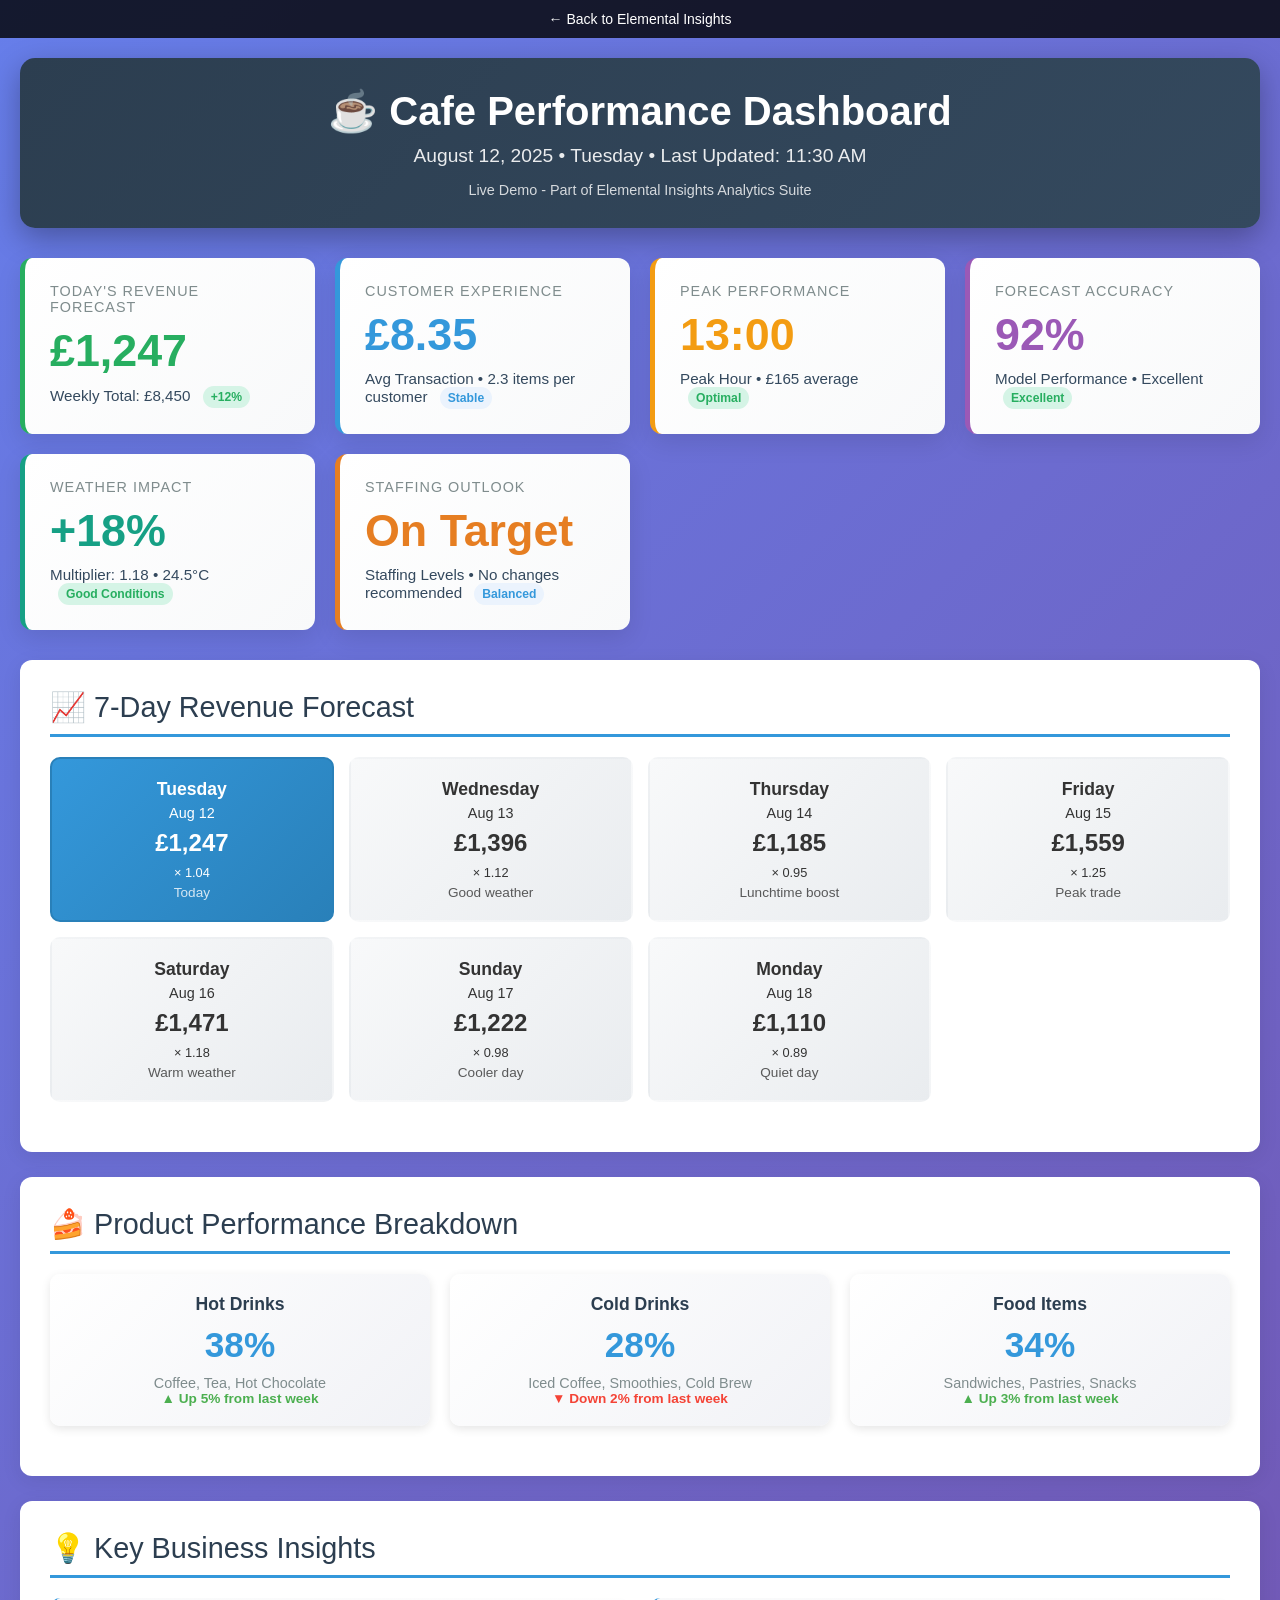
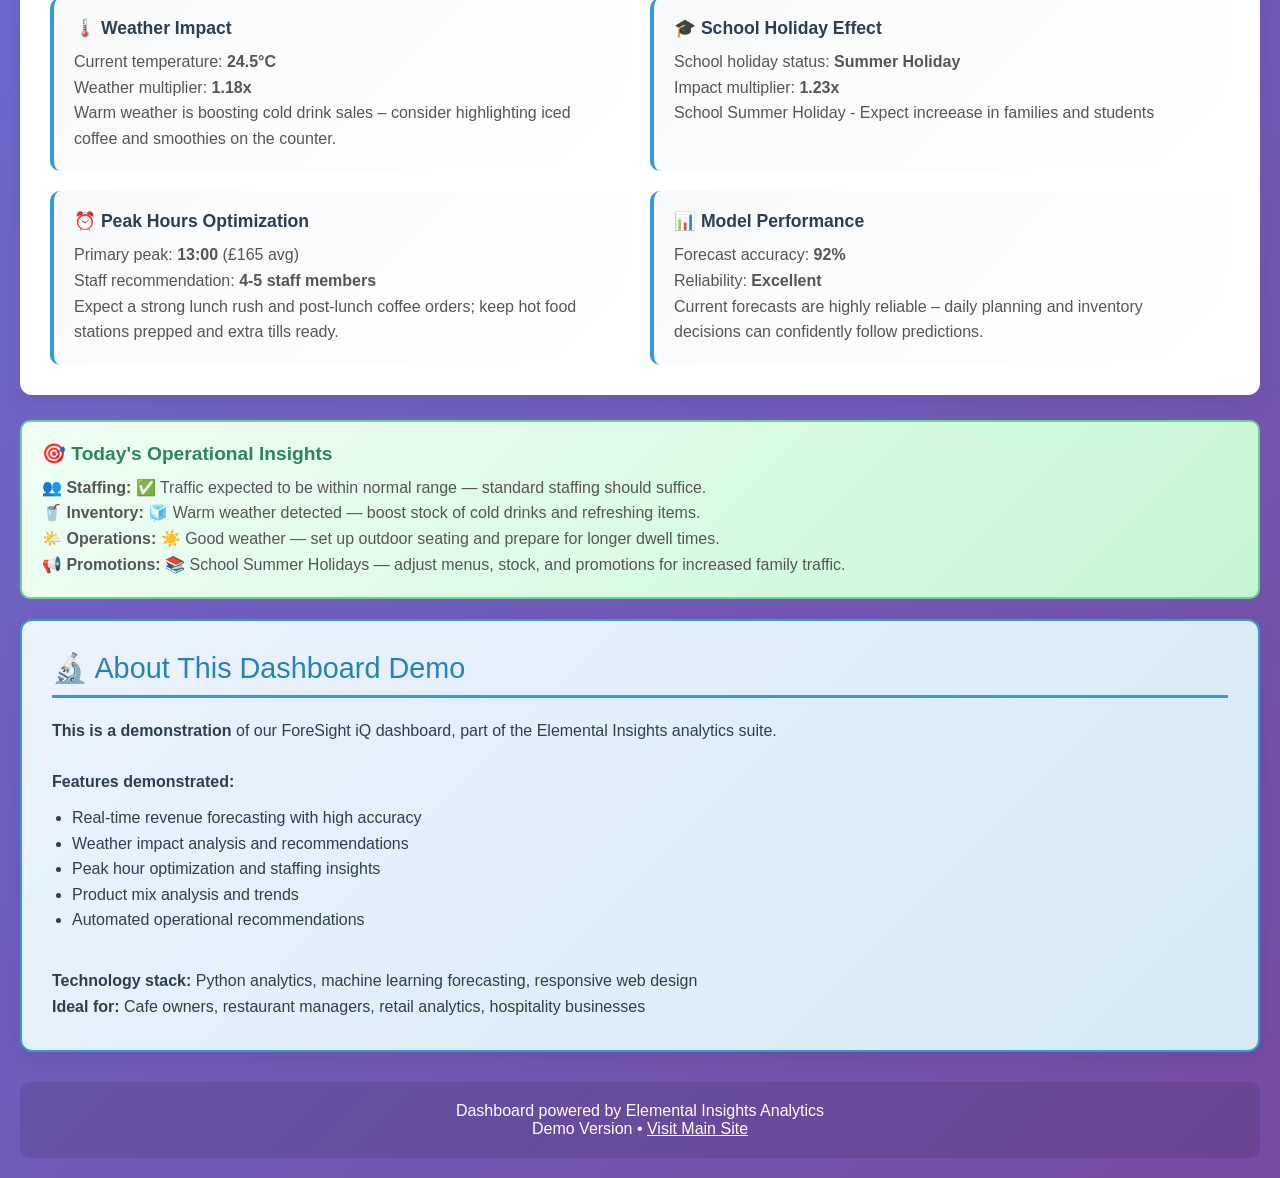
<file: cafe-dashboard/index.html>
<!DOCTYPE html>
<html lang="en">
<head>
    <meta charset="UTF-8">
    <meta name="viewport" content="width=device-width, initial-scale=1.0">
    <title>Cafe Dashboard Demo - Elemental Insights</title>
    <link rel="stylesheet" href="../css/dashboard.css">
    <meta name="description" content="Interactive cafe performance dashboard demo showcasing real-time analytics and forecasting capabilities.">
</head>
<body>
    <!-- Back to main site navigation -->
    <div style="background: rgba(0,0,0,0.8); padding: 10px; text-align: center;">
        <a href="../" style="color: white; text-decoration: none; font-size: 14px;">← Back to Elemental Insights</a>
    </div>

    <div class="dashboard-container">

        <!-- Header Section -->
        <div class="header-section">
            <h1>☕ Cafe Performance Dashboard</h1>
            <div class="subtitle">August 12, 2025 • Tuesday • Last Updated: 11:30 AM</div>
            <div style="margin-top: 15px; font-size: 0.9em; opacity: 0.8;">
                Live Demo - Part of Elemental Insights Analytics Suite
            </div>
        </div>

        <!-- Key Metrics Overview -->
        <div class="metrics-overview">

            <!-- Revenue Forecast -->
            <div class="metric-card revenue">
                <div class="metric-title">Today's Revenue Forecast</div>
                <div class="metric-value" style="color: #27ae60;">£1,247</div>
                <div class="metric-subtitle">
                    Weekly Total: £8,450
                    <span class="trend-indicator trend-up">+12%</span>
                </div>
            </div>

            <!-- Customer Experience -->
            <div class="metric-card customers">
                <div class="metric-title">Customer Experience</div>
                <div class="metric-value" style="color: #3498db;">£8.35</div>
                <div class="metric-subtitle">
                    Avg Transaction • 2.3 items per customer
                    <span class="trend-indicator trend-stable">Stable</span>
                </div>
            </div>

            <!-- Peak Performance -->
            <div class="metric-card efficiency">
                <div class="metric-title">Peak Performance</div>
                <div class="metric-value" style="color: #f39c12;">13:00</div>
                <div class="metric-subtitle">
                    Peak Hour • £165 average
                    <span class="trend-indicator trend-up">Optimal</span>
                </div>
            </div>

            <!-- Forecast Accuracy -->
            <div class="metric-card performance">
                <div class="metric-title">Forecast Accuracy</div>
                <div class="metric-value" style="color: #9b59b6;">92%</div>
                <div class="metric-subtitle">
                    Model Performance • Excellent
                    <span class="trend-indicator trend-up">Excellent</span>
                </div>
            </div>

            <!-- Weather Impact -->
            <div class="metric-card weather">
                <div class="metric-title">Weather Impact</div>
                <div class="metric-value" style="color: #16a085;">+18%</div>
                <div class="metric-subtitle">
                    Multiplier: 1.18 • 24.5°C
                    <span class="trend-indicator trend-up">Good Conditions</span>
                </div>
            </div>

            <!-- Staffing Outlook -->
            <div class="metric-card staffing">
                <div class="metric-title">Staffing Outlook</div>
                <div class="metric-value" style="color: #e67e22;">On Target</div>
                <div class="metric-subtitle">
                    Staffing Levels • No changes recommended
                    <span class="trend-indicator trend-stable">Balanced</span>
                </div>
            </div>
        </div>

        <!-- 7-Day Forecast -->
        <div class="dashboard-section">
            <div class="section-title">📈 7-Day Revenue Forecast</div>
            <div class="forecast-grid">
                <div class="forecast-day today">
                    <div class="day-name">Tuesday</div>
                    <div class="day-date">Aug 12</div>
                    <div class="day-forecast">£1,247</div>
                    <div class="day-multiplier">× 1.04</div>
                    <div class="day-details">Today</div>
                </div>
                <div class="forecast-day">
                    <div class="day-name">Wednesday</div>
                    <div class="day-date">Aug 13</div>
                    <div class="day-forecast">£1,396</div>
                    <div class="day-multiplier">× 1.12</div>
                    <div class="day-details">Good weather</div>
                </div>
                <div class="forecast-day">
                    <div class="day-name">Thursday</div>
                    <div class="day-date">Aug 14</div>
                    <div class="day-forecast">£1,185</div>
                    <div class="day-multiplier">× 0.95</div>
                    <div class="day-details">Lunchtime boost</div>
                </div>
                <div class="forecast-day">
                    <div class="day-name">Friday</div>
                    <div class="day-date">Aug 15</div>
                    <div class="day-forecast">£1,559</div>
                    <div class="day-multiplier">× 1.25</div>
                    <div class="day-details">Peak trade</div>
                </div>
                <div class="forecast-day">
                    <div class="day-name">Saturday</div>
                    <div class="day-date">Aug 16</div>
                    <div class="day-forecast">£1,471</div>
                    <div class="day-multiplier">× 1.18</div>
                    <div class="day-details">Warm weather</div>
                </div>
                <div class="forecast-day">
                    <div class="day-name">Sunday</div>
                    <div class="day-date">Aug 17</div>
                    <div class="day-forecast">£1,222</div>
                    <div class="day-multiplier">× 0.98</div>
                    <div class="day-details">Cooler day</div>
                </div>
                <div class="forecast-day">
                    <div class="day-name">Monday</div>
                    <div class="day-date">Aug 18</div>
                    <div class="day-forecast">£1,110</div>
                    <div class="day-multiplier">× 0.89</div>
                    <div class="day-details">Quiet day</div>
                </div>
            </div>
        </div>

    <!-- Product Mix Analysis -->
<div class="dashboard-section">
    <div class="section-title">🍰 Product Performance Breakdown</div>
    <div class="product-mix">
        
        <div class="product-category">
            <div class="category-name">Hot Drinks</div>
            <div class="category-percentage">38%</div>
            <div class="category-trend">Coffee, Tea, Hot Chocolate</div>
            <div class="category-change up">▲ Up 5% from last week</div>
        </div>
        
        <div class="product-category">
            <div class="category-name">Cold Drinks</div>
            <div class="category-percentage">28%</div>
            <div class="category-trend">Iced Coffee, Smoothies, Cold Brew</div>
            <div class="category-change down">▼ Down 2% from last week</div>
        </div>
        
        <div class="product-category">
            <div class="category-name">Food Items</div>
            <div class="category-percentage">34%</div>
            <div class="category-trend">Sandwiches, Pastries, Snacks</div>
            <div class="category-change up">▲ Up 3% from last week</div>
        </div>
        
    </div>
</div>

        <!-- Business Insights -->
        <div class="dashboard-section">
            <div class="section-title">💡 Key Business Insights</div>
            <div class="insights-grid">
                <div class="insight-card">
                    <div class="insight-title">🌡️ Weather Impact</div>
                    <div class="insight-content">
                        Current temperature: <strong>24.5°C</strong><br>
                        Weather multiplier: <strong>1.18x</strong><br>
                        Warm weather is boosting cold drink sales – consider highlighting iced coffee and smoothies on the counter.
                    </div>
                </div>
                <div class="insight-card">
                    <div class="insight-title">🎓 School Holiday Effect</div>
                    <div class="insight-content">
                        School holiday status: <strong>Summer Holiday</strong><br>
                        Impact multiplier: <strong>1.23x</strong><br>
                        School Summer Holiday - Expect increease in families and students
                    </div>
                </div>
                <div class="insight-card">
                    <div class="insight-title">⏰ Peak Hours Optimization</div>
                    <div class="insight-content">
                        Primary peak: <strong>13:00</strong> (£165 avg)<br>
                        Staff recommendation: <strong>4-5 staff members</strong><br>
                        Expect a strong lunch rush and post-lunch coffee orders; keep hot food stations prepped and extra tills ready.
                    </div>
                </div>
                <div class="insight-card">
                    <div class="insight-title">📊 Model Performance</div>
                    <div class="insight-content">
                        Forecast accuracy: <strong>92%</strong><br>
                        Reliability: <strong>Excellent</strong><br>
                        Current forecasts are highly reliable – daily planning and inventory decisions can confidently follow predictions.
                    </div>
                </div>
            </div>
        </div>

        <!-- Recommendations -->
        <div class="recommendation-section">
            <div class="recommendation-title">🎯 Today's Operational Insights</div>
            <div class="insight-content">
                <strong>👥 Staffing:</strong> ✅ Traffic expected to be within normal range — standard staffing should suffice.<br>
                <strong>🥤 Inventory:</strong> 🧊 Warm weather detected — boost stock of cold drinks and refreshing items.<br>
                <strong>🌤️ Operations:</strong> ☀️ Good weather — set up outdoor seating and prepare for longer dwell times.<br>
                <strong>📢 Promotions:</strong> 📚 School Summer Holidays — adjust menus, stock, and promotions for increased family traffic.
            </div>
        </div>

        <!-- Demo Info Section -->
        <div class="dashboard-section" style="border: 2px solid #3498db; background: linear-gradient(135deg, #ebf3fd 0%, #d6eaf8 100%);">
            <div class="section-title" style="color: #2980b9;">🔬 About This Dashboard Demo</div>
            <div class="insight-content" style="color: #2c3e50;">
                <p><strong>This is a demonstration </strong> of our ForeSight iQ dashboard, part of the Elemental Insights analytics suite.</p>
                <br>
                <p><strong>Features demonstrated:</strong></p>
                <ul style="margin: 10px 0; padding-left: 20px;">
                    <li>Real-time revenue forecasting with high accuracy</li>
                    <li>Weather impact analysis and recommendations</li>
                    <li>Peak hour optimization and staffing insights</li>
                    <li>Product mix analysis and trends</li>
                    <li>Automated operational recommendations</li>
                </ul>
                <br>
                <p><strong>Technology stack:</strong> Python analytics, machine learning forecasting, responsive web design</p>
                <p><strong>Ideal for:</strong> Cafe owners, restaurant managers, retail analytics, hospitality businesses</p>
            </div>
        </div>

        <!-- Footer -->
        <div class="footer-info">
            <div>Dashboard powered by Elemental Insights Analytics</div>
            <div>Demo Version • <a href="../" style="color: white;">Visit Main Site</a> </div>
        </div>

    </div>

    <!-- Optional: Add some interactivity -->
    <script>
        // Simple demo interactivity
        document.addEventListener('DOMContentLoaded', function() {
            // Add hover effects to metric cards
            const metricCards = document.querySelectorAll('.metric-card');
            metricCards.forEach(card => {
                card.addEventListener('mouseenter', function() {
                    this.style.transform = 'translateY(-8px) scale(1.02)';
                });
                card.addEventListener('mouseleave', function() {
                    this.style.transform = 'translateY(-5px) scale(1)';
                });
            });

            // Update timestamp every minute for demo effect
            setInterval(function() {
                const now = new Date();
                const timeString = now.toLocaleTimeString([], {hour: '2-digit', minute:'2-digit'});
                const subtitle = document.querySelector('.subtitle');
                if (subtitle) {
                    subtitle.innerHTML = subtitle.innerHTML.replace(/Last Updated: \d{1,2}:\d{2} [AP]M/, `Last Updated: ${timeString}`);
                }
            }, 60000);
        });
    </script>
</body>
</html>
</file>
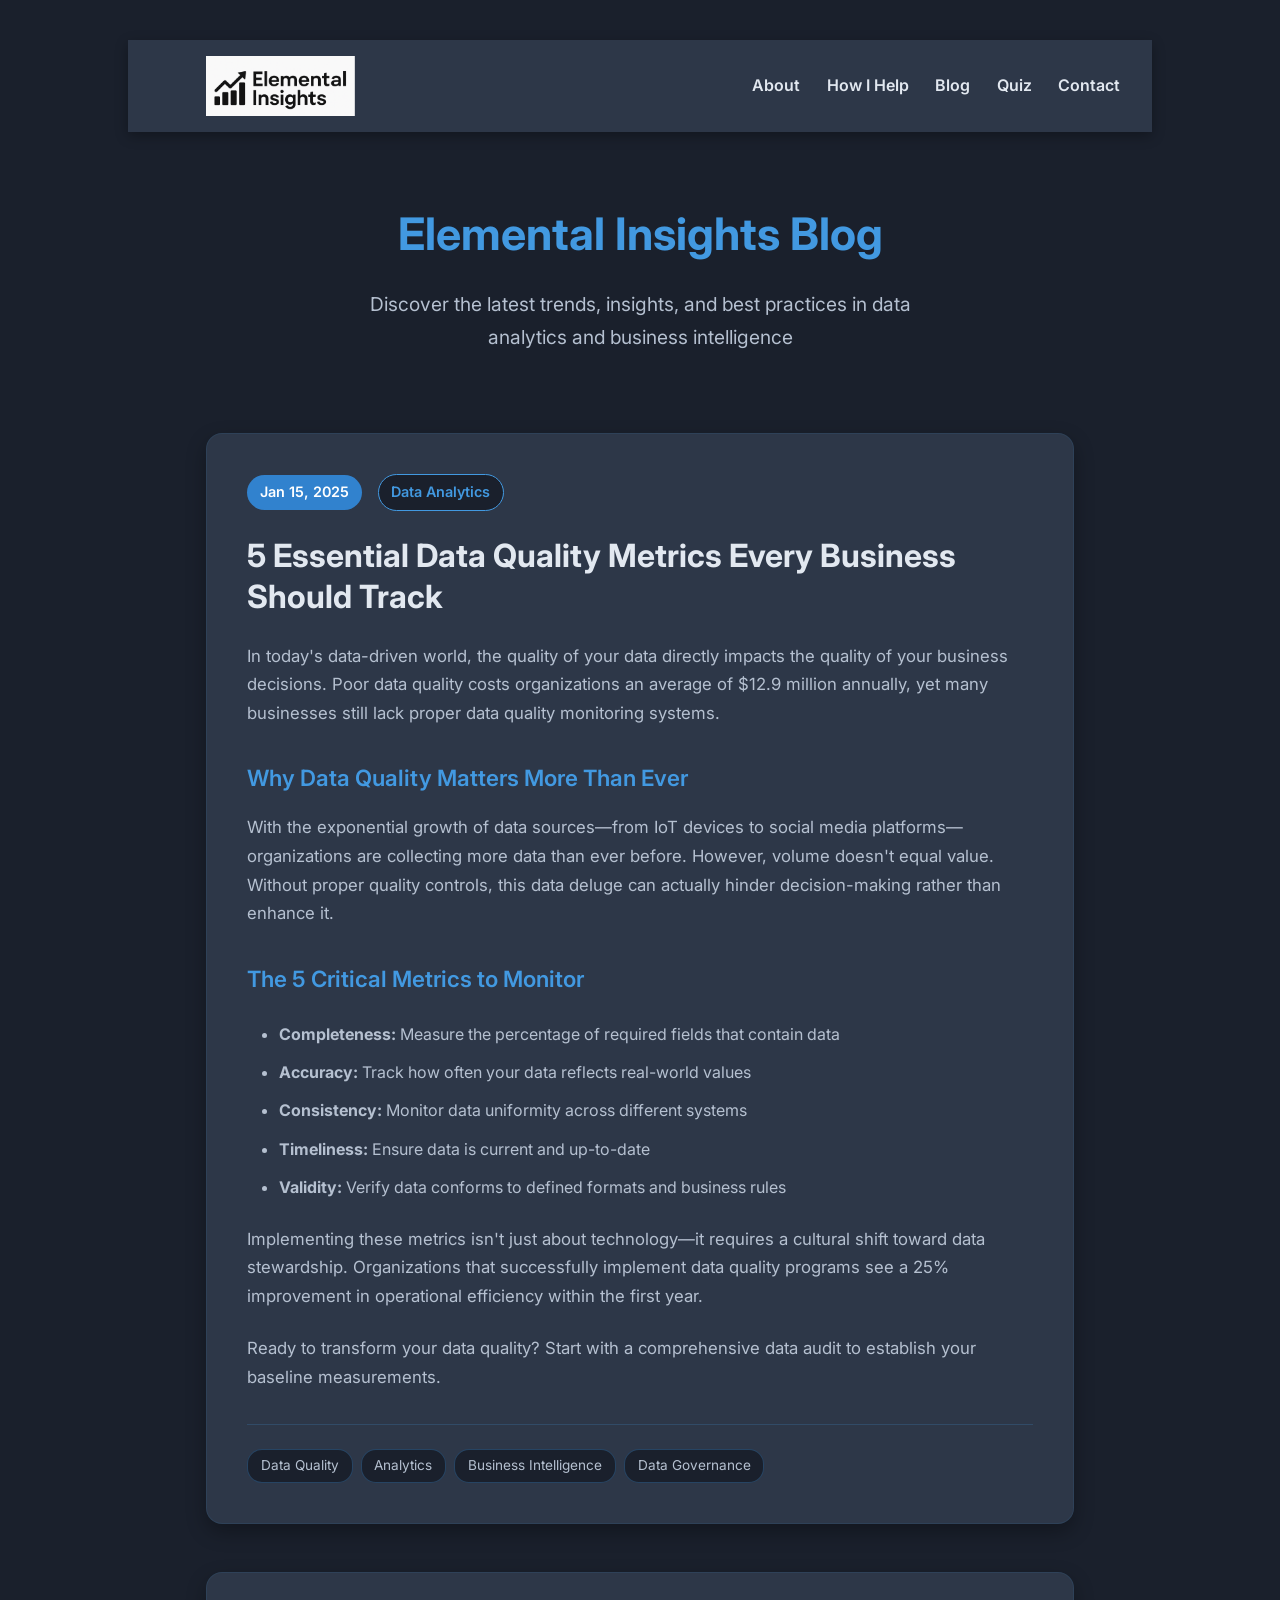
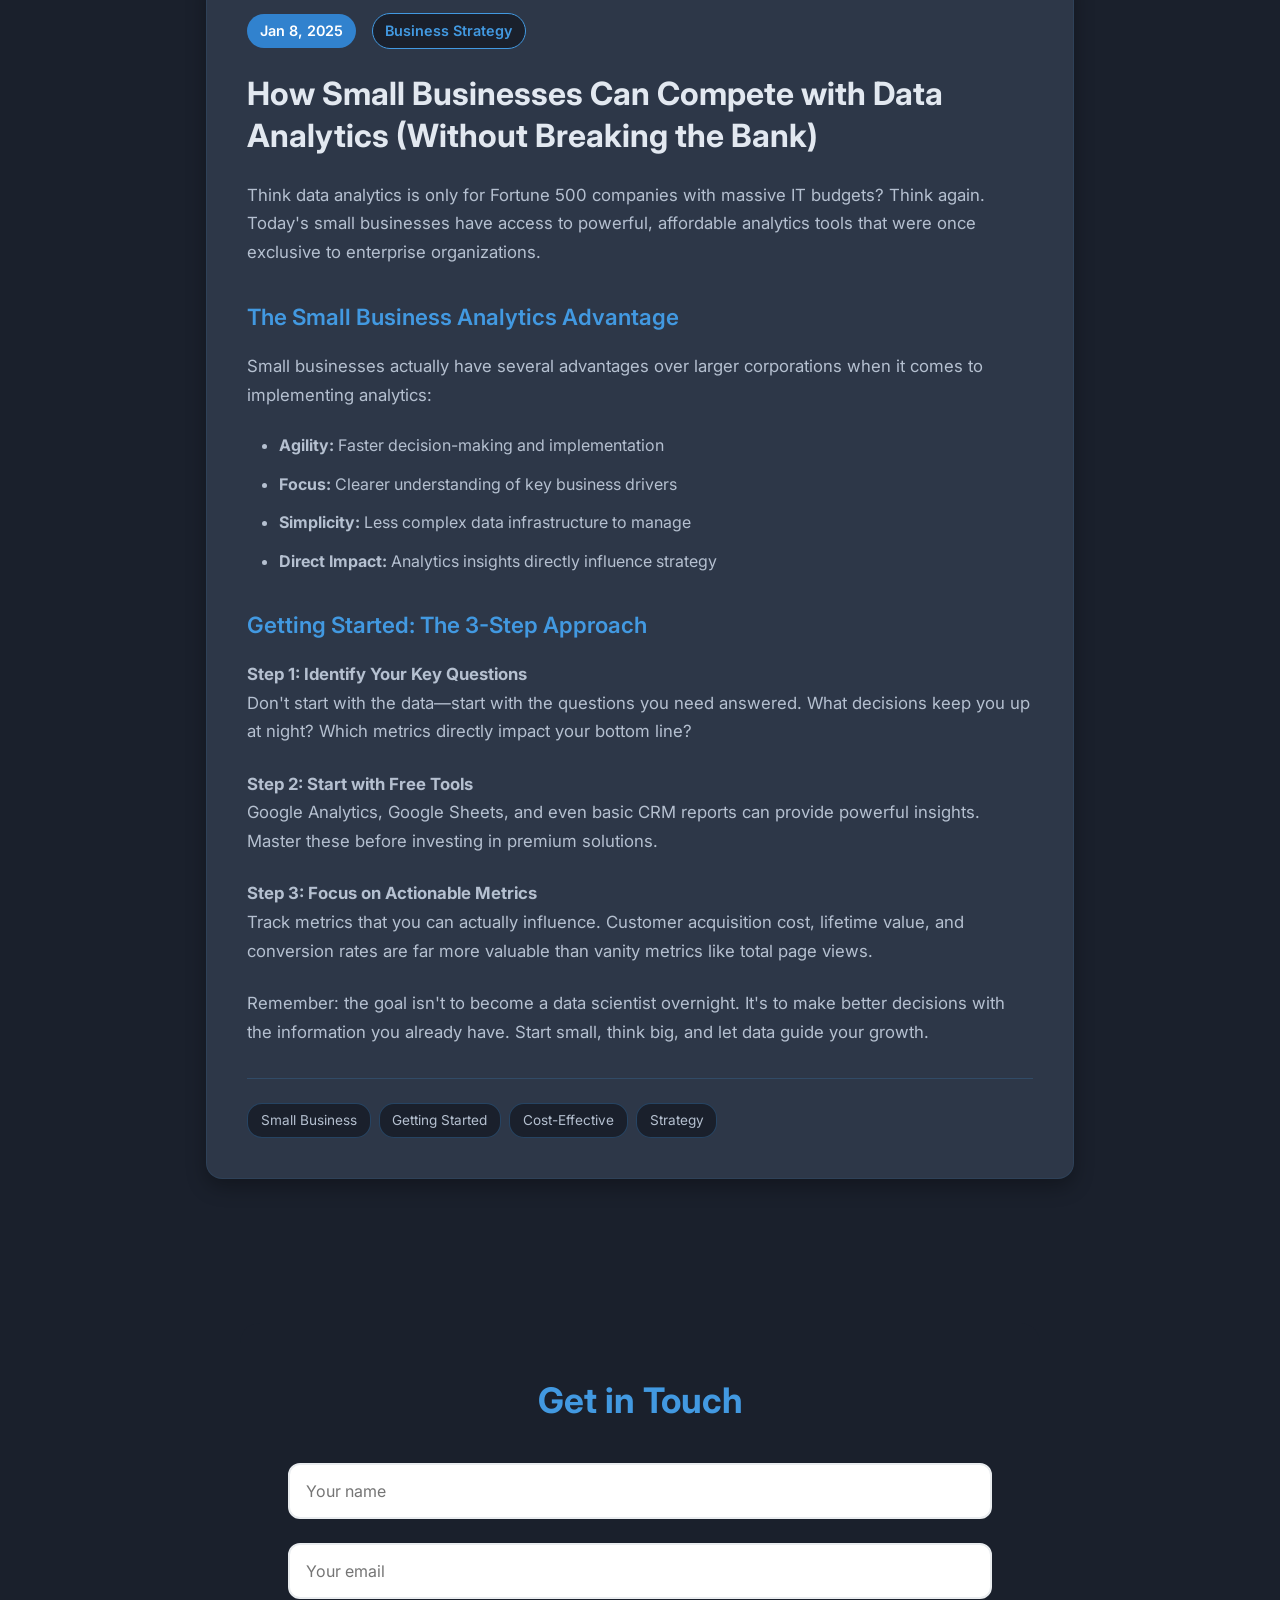
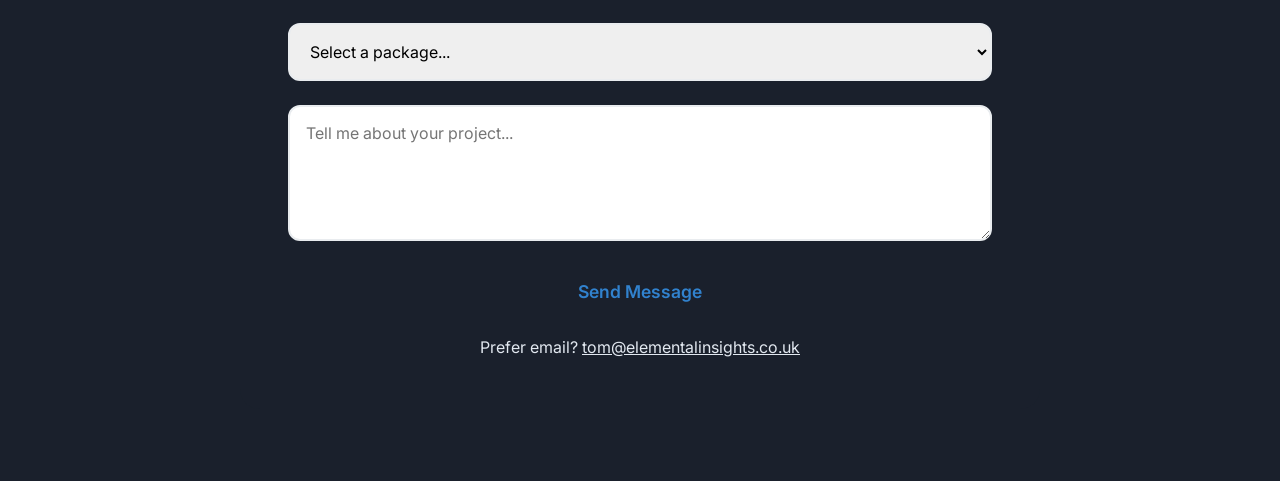
<file: Blog.html>
<!DOCTYPE html>
<html lang="en">
<head>
  <meta charset="UTF-8">
  <meta name="viewport" content="width=device-width, initial-scale=1.0">
  <title>Elemental Insights</title>
  <link href="https://fonts.googleapis.com/css2?family=Inter:wght@400;600;700&display=swap" rel="stylesheet">
  <style>
    :root {
      --brand: #1a365d;
      --accent: #3182ce;
      --secondary: #4299e1;
      --light: #2d3748;
      --white: #ffffff;
      --hover-accent: #2c5282;
      --background: #1a202c;
      --card-bg: #2d3748;
      --text-light: #e2e8f0;
      --text-muted: #b5c0d0;
    }

    * {
      box-sizing: border-box;
      margin: 0;
      padding: 0;
}
@media (max-width: 768px) {
    body {
        padding: 10px 1vw; /* 5% of viewport width on mobile */
    }
}
body {
  font-family: 'Inter', sans-serif;
  background: var(--background);
  color: var(--text-light);
  line-height: 1.7;
  padding: 40px 10vw; /* 15% of viewport width on each side */
}

    /* NAVIGATION */
    header {
      display: flex;
      justify-content: space-between;
      align-items: center;
      padding: 1rem 2rem;
      background: var(--card-bg);
      box-shadow: 0 4px 12px rgba(0,0,0,.3);
      position: sticky;
      top: 0;
      z-index: 999;
    }

    .logo {
      display: flex;
      align-items: center;
      gap: 0.6rem;
      font-weight: 700;
      font-size: 1.4rem;
      color: var(--secondary);
    }

    .logo img {
      height: 60px;
      width: 240px;
      object-fit: contain;
    }

    nav a {
      margin-left: 1.4rem;
      color: var(--text-light);
      text-decoration: none;
      font-weight: 600;
      transition: color 0.2s ease;
    }

    nav a:hover {
      color: var(--secondary);
    }

    /* HERO SECTION */
    .hero {
      min-height: 80vh;
      display: flex;
      flex-direction: column;
      justify-content: center;
      align-items: center;
      text-align: center;
      padding: 120px 40px;
      background: linear-gradient(135deg, #1a202c 0%, #2d3748 100%);
      position: relative;
      overflow: hidden;
    }

    .hero::before {
      content: '';
      position: absolute;
      top: 0;
      left: 0;
      right: 0;
      bottom: 0;
      background: url('data:image/svg+xml,<svg xmlns="http://www.w3.org/2000/svg" viewBox="0 0 1200 800"><defs><linearGradient id="grad1" x1="0%" y1="0%" x2="100%" y2="100%"><stop offset="0%" style="stop-color:%234299e1;stop-opacity:0.15" /><stop offset="100%" style="stop-color:%233182ce;stop-opacity:0.05" /></linearGradient></defs><rect x="200" y="100" width="200" height="120" rx="15" fill="url(%23grad1)"/><rect x="450" y="150" width="180" height="100" rx="12" fill="url(%23grad1)"/><rect x="700" y="80" width="160" height="140" rx="18" fill="url(%23grad1)"/><circle cx="150" cy="400" r="80" fill="url(%23grad1)"/><circle cx="1000" cy="300" r="100" fill="url(%23grad1)"/><polygon points="300,500 400,500 350,600" fill="url(%23grad1)"/><rect x="800" y="450" width="150" height="80" rx="10" fill="url(%23grad1)"/><text x="600" y="400" text-anchor="middle" fill="url(%23grad1)" font-family="Arial" font-size="40" font-weight="bold">DATA</text></svg>') center/cover;
      opacity: 0.7;
    }

    .hero-content {
      position: relative;
      z-index: 2;
    }

    .hero h1 {
      font-size: 3.2rem;
      font-weight: 700;
      color: var(--white);
      margin-bottom: 1rem;
      text-shadow: 2px 2px 4px rgba(0, 0, 0, 0.5);
    }

    .hero p {
      font-size: 1.3rem;
      max-width: 700px;
      margin-bottom: 2rem;
      color: var(--text-light);
    }
      
/* BUTTONS */
.btn {
  display: inline-block;
  padding: 16px 32px;
  font-size: 1.1rem;
  font-weight: 600;
  text-decoration: none;
  border-radius: 8px;
  cursor: pointer;
  transition: all 0.3s ease;
  font-family: inherit;
  min-width: 180px;
  text-align: center;
}

/* Browse Packages Button */
.btn-primary {
  background: transparent;
  color: #3182ce;
  border: 2px solid #3182ce;
}
.btn-primary:hover {
  background: #3182ce;
  color: var(--white);
  transform: translateY(-2px);
}

/* Free Offer Button */
.btn-secondary {
  background: transparent;
  color: #3182ce;
  border: 2px solid #3182ce;
}
.btn-secondary:hover {
  background: #3182ce;
  color: var(--white);
  transform: translateY(-2px);
}

    /* SECTIONS */
    section {
      padding: 4rem 1rem;
      max-width: 1200px;
      margin: auto;
    }

    .section-heading {
      text-align: center;
      margin-bottom: 2.5rem;
      font-size: 2.2rem;
      color: var(--secondary);
      font-weight: 700;
    }

    /* GRIDS */
    .grid {
      display: grid;
      gap: 1.5rem;
    }

    .two-col {
      grid-template-columns: repeat(auto-fit, minmax(280px, 1fr));
    }

    /* CARDS */
    .card {
      background: var(--card-bg);
      padding: 1.8rem;
      border-radius: 12px;
      box-shadow: 0 8px 20px rgba(0,0,0,.3);
      transition: transform 0.3s ease, box-shadow 0.3s ease;
      border: 1px solid rgba(66, 153, 225, 0.1);
    }

    .card:hover {
      transform: translateY(-8px);
      box-shadow: 0 12px 30px rgba(0,0,0,.4);
    }

    /* COMMUNITY FOCUS SECTION */
    .community-focus {
      background: var(--card-bg);
      border-radius: 16px;
      padding: 3rem 2rem;
      margin: 3rem 0;
      text-align: center;
      border: 2px solid var(--accent);
      position: relative;
      overflow: hidden;
    }

    .community-focus::before {
      content: '';
      position: absolute;
      top: 0;
      left: 0;
      right: 0;
      bottom: 0;
      background: linear-gradient(45deg, rgba(49, 130, 206, 0.05) 0%, rgba(66, 153, 225, 0.1) 100%);
    }

    .community-focus-content {
      position: relative;
      z-index: 2;
    }

    .community-focus h3 {
      font-size: 1.8rem;
      color: var(--secondary);
      margin-bottom: 1rem;
    }

    .community-focus .highlight {
      font-size: 1.4rem;
      font-weight: 700;
      color: var(--accent);
      margin: 1rem 0;
    }

    /* HELP SECTION */
    .help-grid {
      display: grid;
      grid-template-columns: repeat(auto-fit, minmax(300px, 1fr));
      gap: 2rem;
      margin-top: 2rem;
    }

    .help-card {
      background: var(--card-bg);
      border-left: 6px solid var(--accent);
      padding: 2rem 1.5rem;
      border-radius: 12px;
      box-shadow: 0 8px 20px rgba(0,0,0,0.3);
      transition: transform 0.3s ease, box-shadow 0.3s ease;
      position: relative;
      overflow: hidden;
    }

    .help-card::before {
      content: '';
      position: absolute;
      top: 0;
      right: 0;
      width: 60px;
      height: 60px;
      background: linear-gradient(45deg, var(--accent), var(--secondary));
      opacity: 0.1;
      border-radius: 0 12px 0 60px;
    }

    .help-card:hover {
      transform: translateY(-8px);
      box-shadow: 0 12px 30px rgba(0,0,0,0.4);
    }

    .help-card h4 {
      margin-bottom: 1rem;
      font-size: 1.2rem;
      color: var(--text-light);
      font-weight: 600;
    }

    .help-card p {
      margin: 0;
      color: var(--text-muted);
      line-height: 1.6;
    }

    /* MYTHS SECTION */
    .myth-grid {
      display: grid;
      grid-template-columns: repeat(auto-fit, minmax(300px, 1fr));
      gap: 2rem;
      margin-top: 2rem;
    }

    .myth-card {
      background: var(--card-bg);
      border-left: 6px solid var(--secondary);
      padding: 2rem 1.5rem;
      border-radius: 12px;
      box-shadow: 0 8px 20px rgba(0,0,0,0.3);
      transition: transform 0.3s ease, box-shadow 0.3s ease;
    }

    .myth-card:hover {
      transform: translateY(-8px);
      box-shadow: 0 12px 30px rgba(0,0,0,0.4);
    }

    .myth-card h4 {
      margin-bottom: 1rem;
      font-size: 1.2rem;
      color: var(--text-light);
      font-weight: 600;
    }

    .myth-card p {
      margin: 0;
      color: var(--text-muted);
      line-height: 1.6;
    }

    /* CAROUSEL */
.carousel-container {
    position: relative;
    max-width: 800px;
    margin: 0 auto;
    overflow: hidden;
    border-radius: 20px;
    box-shadow: 0 10px 30px rgba(0,0,0,0.1);
}

.carousel-track {
    display: flex;
    transition: transform 0.5s ease-in-out;
    width: 300%; /* Changed from 300% */
}
    
.carousel-card {
    flex: 0 0 33.333%; /* Changed from 33.333% */
    background: var(--card-bg);
    padding: 1.5rem;
    display: flex;
    flex-direction: column;
    min-height: 450px;
    color: var(--text-light);
}

.carousel-content h3 {
    font-size: 1.8rem;
    color: var(--text-light);
    margin-bottom: 1rem;
    font-weight: 600;
    text-align: center;
}

.carousel-content p {
    font-size: 1.1rem;
    color: var(--text-muted);
    margin-bottom: 1.5rem;
    line-height: 1.6;
    font-style: italic;
    text-align: center;
}

        .section-image {
            margin: 1rem 0;
            text-align: center;
        }

        .section-image img {
            max-width: 100%;
            height: 200px;
            object-fit: cover;
            border-radius: 12px;
            box-shadow: 0 5px 15px rgba(0,0,0,0.1);
        }

       .results-container {
  background: var(--background); /* Was cut off at "backgroun" */
  padding: 2rem;
  border-radius: 12px;
  margin-top: 1rem;
  flex-grow: 1;
}

.results-container h4 {
  color: var(--text-light);
  margin-bottom: 1rem;
  font-size: 1.2rem;
}

.results-container ul {
  list-style: none;
  color: var(--text-muted);
  line-height: 1.8;
}

.results-container li {
  margin-bottom: 0.8rem;
  padding-left: 0.5rem;
}

.carousel-btn {
  position: absolute;
  top: 50%;
  transform: translateY(-50%);
  background: rgba(255, 255, 255, 0.9);
  border: none;
  border-radius: 50%;
  width: 50px;
  height: 50px;
  font-size: 1.5rem;
  font-weight: bold;
  color: var(--primary);
  cursor: pointer;
  box-shadow: 0 4px 15px rgba(0,0,0,0.2);
  transition: all 0.3s ease;
  z-index: 10;
}

.carousel-btn:hover {
  background: var(--primary);
  color: white;
  transform: translateY(-50%) scale(1.1);
}

.carousel-btn.prev {
  left: 20px;
}

.carousel-btn.next {
  right: 20px;
}

.carousel-indicators {
  display: flex;
  justify-content: center;
  gap: 10px;
  margin-top: 2rem;
}

.indicator {
  width: 12px;
  height: 12px;
  border-radius: 50%;
  background: #ddd;
  cursor: pointer;
  transition: all 0.3s ease;
}

.indicator.active {
  background: var(--primary);
  transform: scale(1.2);
}

.pause-play-btn {
  position: absolute;
  bottom: 20px;
  right: 20px;
  background: rgba(255, 255, 255, 0.9);
  border: none;
  border-radius: 25px;
  padding: 8px 15px;
  font-size: 0.9rem;
  color: var(--primary);
  cursor: pointer;
  box-shadow: 0 2px 10px rgba(0,0,0,0.1);
  transition: all 0.3s ease;
}

.pause-play-btn:hover {
  background: var(--primary);
  color: white;
}

        @media (max-width: 768px) {
            .section-heading {
                font-size: 2rem;
                margin-bottom: 2rem;
            }

            .carousel-card {
                padding: 1.5rem;
                min-height: 500px;
            }

            .carousel-content h3 {
                font-size: 1.5rem;
            }

            .carousel-content p {
                font-size: 1rem;
            }

          .carousel-btn {
  position: absolute;
  top: 50%;
  transform: translateY(-50%);
  background: rgba(49, 130, 206, 0.9); /* Use solid color instead of var(--primary) */
  border: none;
  border-radius: 50%;
  width: 50px;
  height: 50px;
  font-size: 1.5rem;
  font-weight: bold;
  color: white; /* Use white instead of variable */
  cursor: pointer;
  box-shadow: 0 4px 15px rgba(0,0,0,0.2);
  transition: all 0.3s ease;
  z-index: 10;
}
.carousel-btn:hover {
  background: #2c5282; /* Use solid color instead of var(--primary) */
  color: white;
  transform: translateY(-50%) scale(1.1);
}
            .carousel-btn.prev {
                left: 10px;
            }

            .carousel-btn.next {
                right: 10px;
            }
        }

    /* TABLES */
    .table-container {
      background: var(--white);
      border-radius: 16px;
      overflow: hidden;
      box-shadow: 0 12px 30px rgba(0,0,0,0.4);
      margin-top: 2rem;
    }

    table {
      width: 100%;
      border-collapse: collapse;
      font-size: 0.95rem;
      background: var(--white);
    }

    th, td {
      padding: 1rem 1.2rem;
      border: 1px solid #e2e8f0;
      text-align: center;
    }

    th {
      background: var(--brand);
      color: var(--white);
      font-weight: 600;
      font-size: 1rem;
    }

    td {
      color: #2d3748;
    }

    th:first-child, td:first-child {
      text-align: left;
    }

    td.center {
      text-align: center;
      font-weight: 600;
    }

    select {
      cursor: pointer;
    }

    /* IMAGES */
    .section-image {
      text-align: center;
      margin: 2rem 0;
    }

    .section-image img {
      max-width: 100%;
      height: auto;
      border-radius: 12px;
      box-shadow: 0 8px 20px rgba(0,0,0,0.3);
    }

    /* FOOTER */
    footer {
      background: var(--brand);
      color: var(--white);
      text-align: center;
      padding: 3rem 1rem;
      font-size: 0.9rem;
      margin-top: 4rem;
    }

    /* RESPONSIVE */
    @media (max-width: 768px) {
      .hero h1 {
        font-size: 2.4rem;
      }

      .hero p {
        font-size: 1.1rem;
      }

      .btn {
        min-width: 150px;
        padding: 14px 24px;
      }

      .carousel-card iframe {
        height: 500px;
      }

      .logo img {
        width: 180px;
        height: 45px;
      }

      nav {
        display: flex;
        flex-wrap: wrap;
        gap: 0.5rem;
      }

      nav a {
        margin-left: 0.5rem;
        font-size: 0.9rem;
      }

      th, td {
        padding: 0.7rem;
        font-size: 0.85rem;
      }
    }

      /* Contact Form Styles */
#contact {
    max-width: 800px;
    margin: 4rem auto 2rem;
    background: var(--background);
    padding: 3rem;
    border-radius: 20px;
    box-shadow: var(--shadow);
}

#contact .section-heading {
    margin-bottom: 2rem;
}

form {
    display: flex;
    flex-direction: column;
    gap: 1.5rem;
}

input, select, textarea {
    width: 100%;
    padding: 1rem;
    border: 2px solid #e9ecef;
    border-radius: 12px;
    font-size: 1rem;
    font-family: inherit;
    transition: border-color 0.3s ease;
}

input:focus, select:focus, textarea:focus {
    outline: none;
    border-color: var(--primary);
    box-shadow: 0 0 0 3px rgba(102, 126, 234, 0.1);
}

textarea {
    resize: vertical;
    min-height: 120px;
}

.btn {
    padding: 1rem 2rem;
    border: none;
    border-radius: 12px;
    font-size: 1.1rem;
    font-weight: 600;
    cursor: pointer;
    transition: all 0.3s ease;
    text-decoration: none;
    display: inline-block;
    text-align: center;
}

.btn-primary {
    background: linear-gradient(135deg, var(--primary) 0%, var(--secondary) 100%);
    color: white;
}

.btn-primary:hover {
    transform: translateY(-2px);
    box-shadow: 0 10px 25px rgba(102, 126, 234, 0.3);
}

footer {
    text-align: center;
    padding: 2rem;
    color: var(--text-muted);
    background: var(--background);
    margin-top: 2rem;
}



    
    /* Blog-specific styles - ADD THESE TO YOUR EXISTING CSS */
.blog-container {
  max-width: 900px;
  margin: 0 auto;
  padding: 2rem 1rem;
}

.blog-header {
  text-align: center;
  margin-bottom: 3rem;
  padding: 2rem 0;
}

.blog-header h1 {
  font-size: 2.8rem;
  color: var(--secondary);
  margin-bottom: 1rem;
  font-weight: 700;
}

.blog-header p {
  font-size: 1.2rem;
  color: var(--text-muted);
  max-width: 600px;
  margin: 0 auto;
}

.blog-post {
  background: var(--card-bg);
  border-radius: 16px;
  padding: 2.5rem;
  margin-bottom: 3rem;
  box-shadow: 0 8px 20px rgba(0,0,0,.3);
  transition: transform 0.3s ease, box-shadow 0.3s ease;
  border: 1px solid rgba(66, 153, 225, 0.1);
}

.blog-post:hover {
  transform: translateY(-5px);
  box-shadow: 0 12px 30px rgba(0,0,0,.4);
}

.blog-meta {
  display: flex;
  align-items: center;
  gap: 1rem;
  margin-bottom: 1.5rem;
  font-size: 0.9rem;
  color: var(--text-muted);
}

.blog-date {
  background: var(--accent);
  color: var(--white);
  padding: 0.3rem 0.8rem;
  border-radius: 20px;
  font-weight: 600;
}

.blog-category {
  background: var(--background);
  color: var(--secondary);
  padding: 0.3rem 0.8rem;
  border-radius: 20px;
  font-weight: 600;
  border: 1px solid var(--secondary);
}

.blog-post h2 {
  font-size: 2rem;
  color: var(--text-light);
  margin-bottom: 1.5rem;
  font-weight: 700;
  line-height: 1.3;
}

.blog-post h3 {
  font-size: 1.4rem;
  color: var(--secondary);
  margin: 2rem 0 1rem 0;
  font-weight: 600;
}

.blog-post p {
  margin-bottom: 1.5rem;
  color: var(--text-muted);
  line-height: 1.7;
  font-size: 1.05rem;
}

.blog-post ul {
  margin: 1.5rem 0;
  padding-left: 2rem;
  color: var(--text-muted);
}

.blog-post li {
  margin-bottom: 0.8rem;
  line-height: 1.6;
}

.read-more {
  display: inline-block;
  color: var(--accent);
  text-decoration: none;
  font-weight: 600;
  margin-top: 1rem;
  transition: color 0.3s ease;
}

.read-more:hover {
  color: var(--secondary);
}

.blog-tags {
  display: flex;
  flex-wrap: wrap;
  gap: 0.5rem;
  margin-top: 2rem;
  padding-top: 1.5rem;
  border-top: 1px solid rgba(66, 153, 225, 0.2);
}

.tag {
  background: var(--background);
  color: var(--text-muted);
  padding: 0.3rem 0.8rem;
  border-radius: 15px;
  font-size: 0.85rem;
  border: 1px solid rgba(66, 153, 225, 0.3);
}

@media (max-width: 768px) {
  .blog-header h1 {
    font-size: 2.2rem;
  }
  
  .blog-post {
    padding: 1.5rem;
  }
  
  .blog-post h2 {
    font-size: 1.6rem;
  }
  
  .blog-meta {
    flex-direction: column;
    align-items: flex-start;
    gap: 0.5rem;
  }
}
  </style>
</head>











  



  
<body>
  <!-- NAVIGATION -->
  <header>
    <div class="logo">
      <img src="Assets/logo.png" alt="Elemental Insights Logo">
    </div>
    <nav>
      <a href="#about">About</a>
      <a href="#help">How I Help</a>
      <a href="blog.html">Blog</a>
      <a href="quiz.html">Quiz</a>
      <a href="#contact">Contact</a>
    </nav>
  </header>

  
  <main class="blog-container">
    <div class="blog-header">
      <h1>Elemental Insights Blog</h1>
      <p>Discover the latest trends, insights, and best practices in data analytics and business intelligence</p>
    </div>

    <!-- Blog Post 1 -->
    <article class="blog-post">
      <div class="blog-meta">
        <span class="blog-date">Jan 15, 2025</span>
        <span class="blog-category">Data Analytics</span>
      </div>
      
      <h2>5 Essential Data Quality Metrics Every Business Should Track</h2>
      
      <p>In today's data-driven world, the quality of your data directly impacts the quality of your business decisions. Poor data quality costs organizations an average of $12.9 million annually, yet many businesses still lack proper data quality monitoring systems.</p>
      
      <h3>Why Data Quality Matters More Than Ever</h3>
      <p>With the exponential growth of data sources—from IoT devices to social media platforms—organizations are collecting more data than ever before. However, volume doesn't equal value. Without proper quality controls, this data deluge can actually hinder decision-making rather than enhance it.</p>
      
      <h3>The 5 Critical Metrics to Monitor</h3>
      <ul>
        <li><strong>Completeness:</strong> Measure the percentage of required fields that contain data</li>
        <li><strong>Accuracy:</strong> Track how often your data reflects real-world values</li>
        <li><strong>Consistency:</strong> Monitor data uniformity across different systems</li>
        <li><strong>Timeliness:</strong> Ensure data is current and up-to-date</li>
        <li><strong>Validity:</strong> Verify data conforms to defined formats and business rules</li>
      </ul>
      
      <p>Implementing these metrics isn't just about technology—it requires a cultural shift toward data stewardship. Organizations that successfully implement data quality programs see a 25% improvement in operational efficiency within the first year.</p>
      
      <p>Ready to transform your data quality? Start with a comprehensive data audit to establish your baseline measurements.</p>
      
      <div class="blog-tags">
        <span class="tag">Data Quality</span>
        <span class="tag">Analytics</span>
        <span class="tag">Business Intelligence</span>
        <span class="tag">Data Governance</span>
      </div>
    </article>

    <!-- Blog Post 2 -->
    <article class="blog-post">
      <div class="blog-meta">
        <span class="blog-date">Jan 8, 2025</span>
        <span class="blog-category">Business Strategy</span>
      </div>
      
      <h2>How Small Businesses Can Compete with Data Analytics (Without Breaking the Bank)</h2>
      
      <p>Think data analytics is only for Fortune 500 companies with massive IT budgets? Think again. Today's small businesses have access to powerful, affordable analytics tools that were once exclusive to enterprise organizations.</p>
      
      <h3>The Small Business Analytics Advantage</h3>
      <p>Small businesses actually have several advantages over larger corporations when it comes to implementing analytics:</p>
      
      <ul>
        <li><strong>Agility:</strong> Faster decision-making and implementation</li>
        <li><strong>Focus:</strong> Clearer understanding of key business drivers</li>
        <li><strong>Simplicity:</strong> Less complex data infrastructure to manage</li>
        <li><strong>Direct Impact:</strong> Analytics insights directly influence strategy</li>
      </ul>
      
      <h3>Getting Started: The 3-Step Approach</h3>
      <p><strong>Step 1: Identify Your Key Questions</strong><br>
      Don't start with the data—start with the questions you need answered. What decisions keep you up at night? Which metrics directly impact your bottom line?</p>
      
      <p><strong>Step 2: Start with Free Tools</strong><br>
      Google Analytics, Google Sheets, and even basic CRM reports can provide powerful insights. Master these before investing in premium solutions.</p>
      
      <p><strong>Step 3: Focus on Actionable Metrics</strong><br>
      Track metrics that you can actually influence. Customer acquisition cost, lifetime value, and conversion rates are far more valuable than vanity metrics like total page views.</p>
      
      <p>Remember: the goal isn't to become a data scientist overnight. It's to make better decisions with the information you already have. Start small, think big, and let data guide your growth.</p>
      
      <div class="blog-tags">
        <span class="tag">Small Business</span>
        <span class="tag">Getting Started</span>
        <span class="tag">Cost-Effective</span>
        <span class="tag">Strategy</span>
      </div>
    </article>
  </main>
   
       <!-- CONTACT -->
    <section id="contact">
        <h2 class="section-heading">Get in Touch</h2>
        <form action="https://formspree.io/f/mnqepjwp" method="POST">
            <input type="text" name="name" placeholder="Your name" required>
            <input type="email" name="email" placeholder="Your email" required>
            <select name="package" id="package-select" required>
                <option value="">Select a package...</option>
                <option value="quick-wins">Quick Wins - £100</option>
                <option value="insight-builder">Insight Builder - £250</option>
                <option value="growth-tracker">Growth Tracker - £400</option>
                <option value="consultation">Just want to chat first</option>
            </select>
            <textarea name="message" rows="5" placeholder="Tell me about your project..." required></textarea>
            <button type="submit" class="btn btn-secondary">Send Message</button>
        </form>
        <p style="text-align:center;margin-top:1rem">Prefer email? <a href="mailto:tom@elementalinsights.co.uk" style="color: var(--primary);">tom@elementalinsights.co.uk</a></p>
    </section>

</body>
</html>
</file>
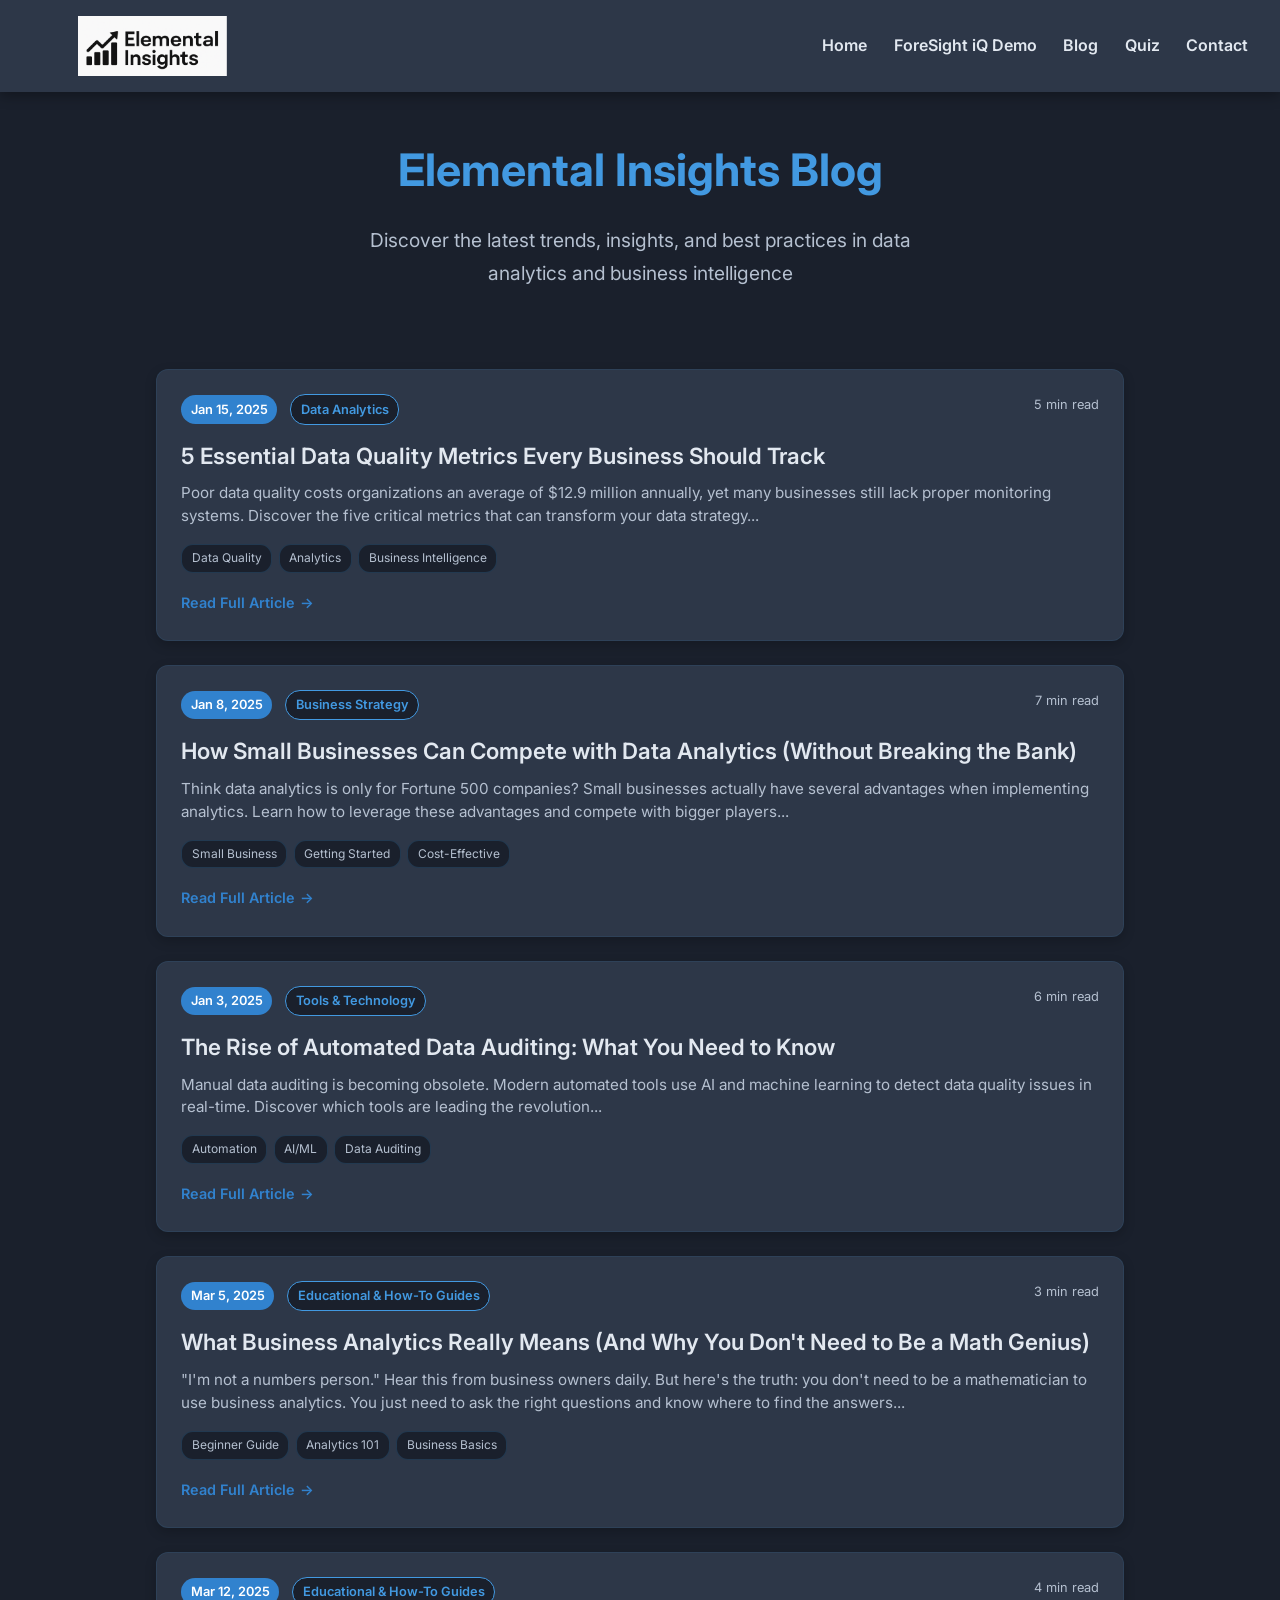
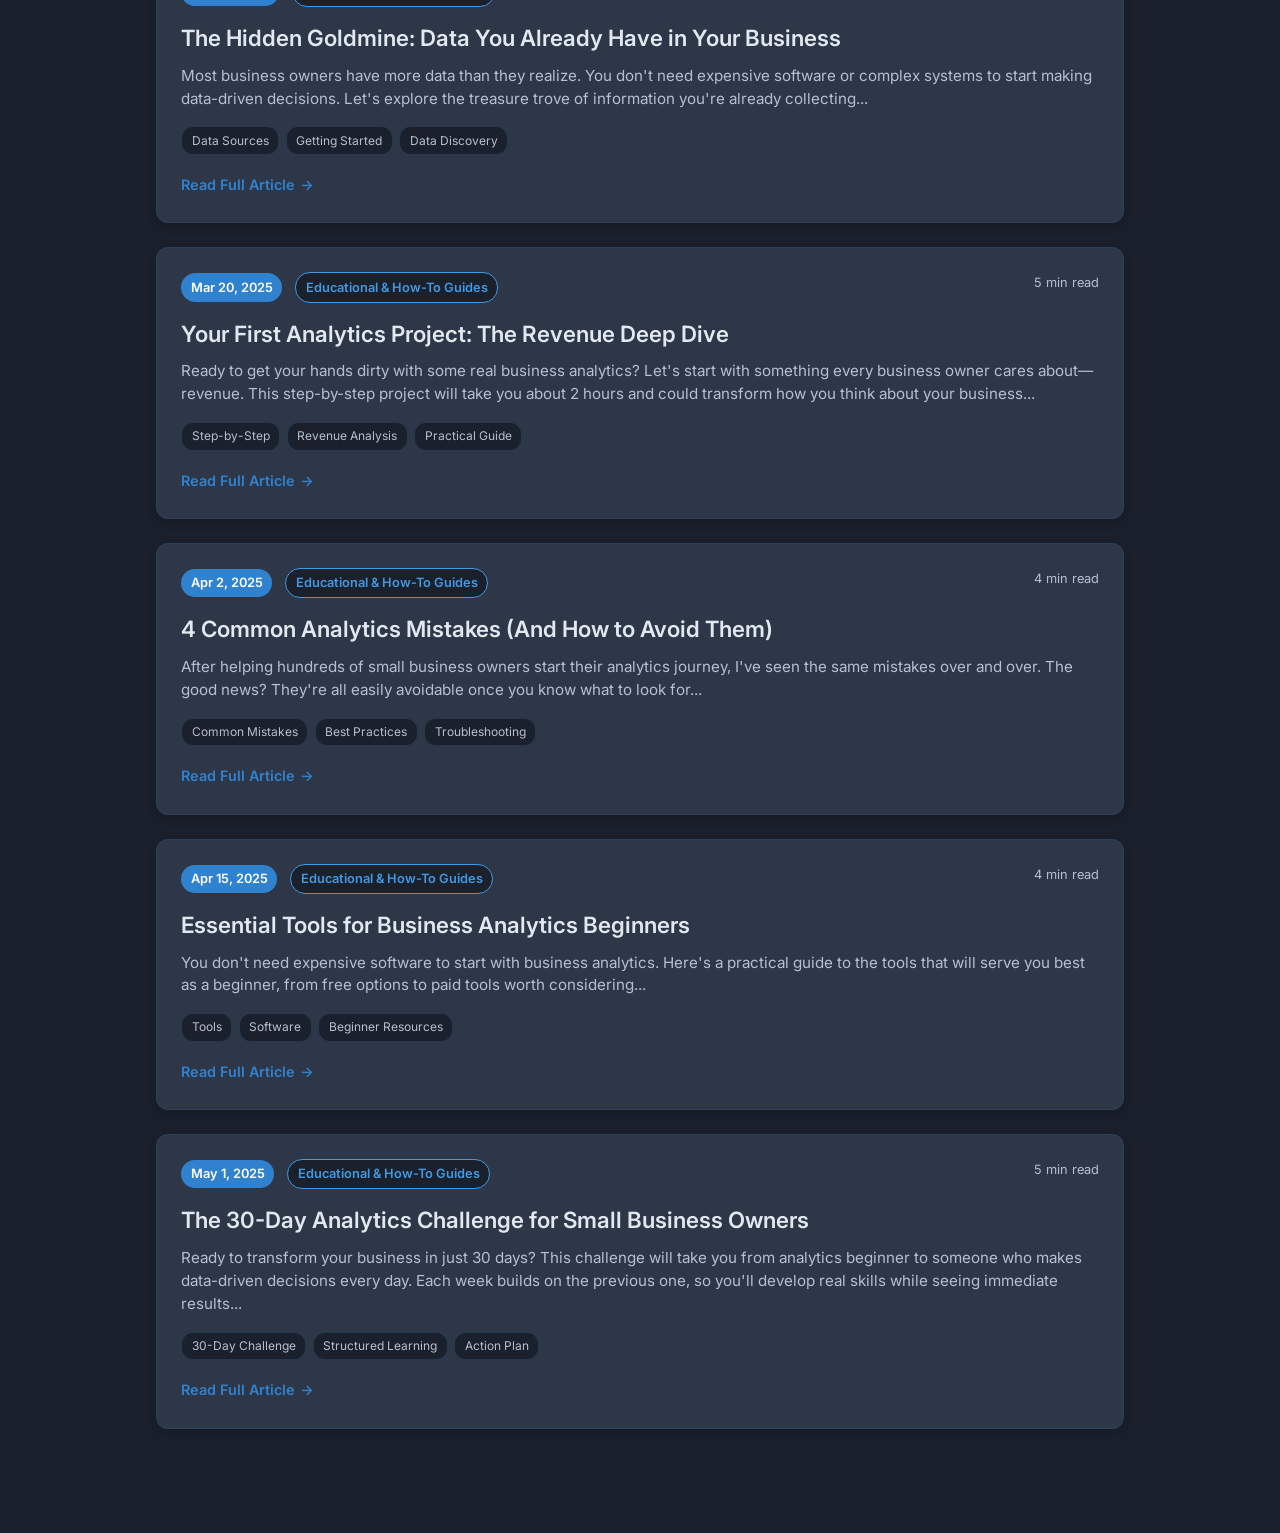
<file: blog.html>
<!DOCTYPE html>
<html lang="en">
<head>
  <meta charset="UTF-8">
  <meta name="viewport" content="width=device-width, initial-scale=1.0">
  <title>Elemental Insights</title>
  <link href="https://fonts.googleapis.com/css2?family=Inter:wght@400;600;700&display=swap" rel="stylesheet">
  <style>
    :root {
      --brand: #1a365d;
      --accent: #3182ce;
      --secondary: #4299e1;
      --light: #2d3748;
      --white: #ffffff;
      --hover-accent: #2c5282;
      --background: #1a202c;
      --card-bg: #2d3748;
      --text-light: #e2e8f0;
      --text-muted: #b5c0d0;
    }

    * {
      box-sizing: border-box;
      margin: 0;
      padding: 0;
}
@media (max-width: 768px) {
    body {
        padding: 10px 1vw; /* 5% of viewport width on mobile */
    }
}
body {
  font-family: 'Inter', sans-serif;
  background: var(--background);
  color: var(--text-light);
  line-height: 1.7;
  padding: 40px 10vw; /* 15% of viewport width on each side */
}

 /* NAVIGATION */
header {
  display: flex;
  justify-content: space-between;
  align-items: center;
  padding: 1rem 2rem;
  background: var(--card-bg);
  box-shadow: 0 4px 12px rgba(0,0,0,.3);
  position: sticky;
  top: 0 !important;  
  z-index: 999;
  
  /* ADD THESE LINES to break out of body padding: */
  margin-left: -10vw;    /* Negative margin to counteract body padding */
  margin-right: -10vw;   /* Negative margin to counteract body padding */
  margin-top: -5vw; //? 
  width: 100vw;          /* Full viewport width */
}

    .logo {
      display: flex;
      align-items: center;
      gap: 0.6rem;
      font-weight: 700;
      font-size: 1.4rem;
      color: var(--secondary);
    }

    .logo img {
      height: 60px;
      width: 240px;
      object-fit: contain;
    }

    nav a {
      margin-left: 1.4rem;
      color: var(--text-light);
      text-decoration: none;
      font-weight: 600;
      transition: color 0.2s ease;
    }

    nav a:hover {
      color: var(--secondary);
    }

    /* HERO SECTION */
     .hero {
      min-height: 80vh;
      display: flex;
      flex-direction: column;
      justify-content: center;
      align-items: center;
      text-align: center;
      padding: 200px 40px 40px 40px; /* top right bottom left */     
      background: linear-gradient(135deg, #1a202c 0%, #2d3748 100%);
      position: relative;
      overflow: hidden;
    }
    }

    .hero::before {
      content: '';
      position: absolute;
      top: 0;
      left: 0;
      right: 0;
      bottom: 0;
      background: url('data:image/svg+xml,<svg xmlns="http://www.w3.org/2000/svg" viewBox="0 0 1200 800"><defs><linearGradient id="grad1" x1="0%" y1="0%" x2="100%" y2="100%"><stop offset="0%" style="stop-color:%234299e1;stop-opacity:0.15" /><stop offset="100%" style="stop-color:%233182ce;stop-opacity:0.05" /></linearGradient></defs><rect x="200" y="100" width="200" height="120" rx="15" fill="url(%23grad1)"/><rect x="450" y="150" width="180" height="100" rx="12" fill="url(%23grad1)"/><rect x="700" y="80" width="160" height="140" rx="18" fill="url(%23grad1)"/><circle cx="150" cy="400" r="80" fill="url(%23grad1)"/><circle cx="1000" cy="300" r="100" fill="url(%23grad1)"/><polygon points="300,500 400,500 350,600" fill="url(%23grad1)"/><rect x="800" y="450" width="150" height="80" rx="10" fill="url(%23grad1)"/><text x="600" y="400" text-anchor="middle" fill="url(%23grad1)" font-family="Arial" font-size="40" font-weight="bold">DATA</text></svg>') center/cover;
      opacity: 0.7;
    }

    .hero-content {
      position: relative;
      z-index: 2;
    }

    .hero h1 {
      font-size: 3.2rem;
      font-weight: 700;
      color: var(--white);
      margin-bottom: 1rem;
      text-shadow: 2px 2px 4px rgba(0, 0, 0, 0.5);
    }

    .hero p {
      font-size: 1.3rem;
      max-width: 700px;
      margin-bottom: 2rem;
      color: var(--text-light);
    }
      
/* BUTTONS */
.btn {
  display: inline-block;
  padding: 16px 32px;
  font-size: 1.1rem;
  font-weight: 600;
  text-decoration: none;
  border-radius: 8px;
  cursor: pointer;
  transition: all 0.3s ease;
  font-family: inherit;
  min-width: 180px;
  text-align: center;
}

/* Browse Packages Button */
.btn-primary {
  background: transparent;
  color: #3182ce;
  border: 2px solid #3182ce;
}
.btn-primary:hover {
  background: #3182ce;
  color: var(--white);
  transform: translateY(-2px);
}

/* Free Offer Button */
.btn-secondary {
  background: transparent;
  color: #3182ce;
  border: 2px solid #3182ce;
}
.btn-secondary:hover {
  background: #3182ce;
  color: var(--white);
  transform: translateY(-2px);
}

    /* SECTIONS */
    section {
      padding: 4rem 1rem;
      max-width: 1200px;
      margin: auto;
    }

    .section-heading {
      text-align: center;
      margin-bottom: 2.5rem;
      font-size: 2.2rem;
      color: var(--secondary);
      font-weight: 700;
    }

    /* GRIDS */
    .grid {
      display: grid;
      gap: 1.5rem;
    }

    .two-col {
      grid-template-columns: repeat(auto-fit, minmax(280px, 1fr));
    }

    /* CARDS */
    .card {
      background: var(--card-bg);
      padding: 1.8rem;
      border-radius: 12px;
      box-shadow: 0 8px 20px rgba(0,0,0,.3);
      transition: transform 0.3s ease, box-shadow 0.3s ease;
      border: 1px solid rgba(66, 153, 225, 0.1);
    }

    .card:hover {
      transform: translateY(-8px);
      box-shadow: 0 12px 30px rgba(0,0,0,.4);
    }

    /* COMMUNITY FOCUS SECTION */
    .community-focus {
      background: var(--card-bg);
      border-radius: 16px;
      padding: 3rem 2rem;
      margin: 3rem 0;
      text-align: center;
      border: 2px solid var(--accent);
      position: relative;
      overflow: hidden;
    }

    .community-focus::before {
      content: '';
      position: absolute;
      top: 0;
      left: 0;
      right: 0;
      bottom: 0;
      background: linear-gradient(45deg, rgba(49, 130, 206, 0.05) 0%, rgba(66, 153, 225, 0.1) 100%);
    }

    .community-focus-content {
      position: relative;
      z-index: 2;
    }

    .community-focus h3 {
      font-size: 1.8rem;
      color: var(--secondary);
      margin-bottom: 1rem;
    }

    .community-focus .highlight {
      font-size: 1.4rem;
      font-weight: 700;
      color: var(--accent);
      margin: 1rem 0;
    }

    /* HELP SECTION */
    .help-grid {
      display: grid;
      grid-template-columns: repeat(auto-fit, minmax(300px, 1fr));
      gap: 2rem;
      margin-top: 2rem;
    }

    .help-card {
      background: var(--card-bg);
      border-left: 6px solid var(--accent);
      padding: 2rem 1.5rem;
      border-radius: 12px;
      box-shadow: 0 8px 20px rgba(0,0,0,0.3);
      transition: transform 0.3s ease, box-shadow 0.3s ease;
      position: relative;
      overflow: hidden;
    }

    .help-card::before {
      content: '';
      position: absolute;
      top: 0;
      right: 0;
      width: 60px;
      height: 60px;
      background: linear-gradient(45deg, var(--accent), var(--secondary));
      opacity: 0.1;
      border-radius: 0 12px 0 60px;
    }

    .help-card:hover {
      transform: translateY(-8px);
      box-shadow: 0 12px 30px rgba(0,0,0,0.4);
    }

    .help-card h4 {
      margin-bottom: 1rem;
      font-size: 1.2rem;
      color: var(--text-light);
      font-weight: 600;
    }

    .help-card p {
      margin: 0;
      color: var(--text-muted);
      line-height: 1.6;
    }

    /* MYTHS SECTION */
    .myth-grid {
      display: grid;
      grid-template-columns: repeat(auto-fit, minmax(300px, 1fr));
      gap: 2rem;
      margin-top: 2rem;
    }

    .myth-card {
      background: var(--card-bg);
      border-left: 6px solid var(--secondary);
      padding: 2rem 1.5rem;
      border-radius: 12px;
      box-shadow: 0 8px 20px rgba(0,0,0,0.3);
      transition: transform 0.3s ease, box-shadow 0.3s ease;
    }

    .myth-card:hover {
      transform: translateY(-8px);
      box-shadow: 0 12px 30px rgba(0,0,0,0.4);
    }

    .myth-card h4 {
      margin-bottom: 1rem;
      font-size: 1.2rem;
      color: var(--text-light);
      font-weight: 600;
    }

    .myth-card p {
      margin: 0;
      color: var(--text-muted);
      line-height: 1.6;
    }

    /* CAROUSEL */
.carousel-container {
    position: relative;
    max-width: 800px;
    margin: 0 auto;
    overflow: hidden;
    border-radius: 20px;
    box-shadow: 0 10px 30px rgba(0,0,0,0.1);
}

.carousel-track {
    display: flex;
    transition: transform 0.5s ease-in-out;
    width: 300%; /* Changed from 300% */
}
    
.carousel-card {
    flex: 0 0 33.333%; /* Changed from 33.333% */
    background: var(--card-bg);
    padding: 1.5rem;
    display: flex;
    flex-direction: column;
    min-height: 450px;
    color: var(--text-light);
}

.carousel-content h3 {
    font-size: 1.8rem;
    color: var(--text-light);
    margin-bottom: 1rem;
    font-weight: 600;
    text-align: center;
}

.carousel-content p {
    font-size: 1.1rem;
    color: var(--text-muted);
    margin-bottom: 1.5rem;
    line-height: 1.6;
    font-style: italic;
    text-align: center;
}

        .section-image {
            margin: 1rem 0;
            text-align: center;
        }

        .section-image img {
            max-width: 100%;
            height: 200px;
            object-fit: cover;
            border-radius: 12px;
            box-shadow: 0 5px 15px rgba(0,0,0,0.1);
        }

       .results-container {
  background: var(--background); /* Was cut off at "backgroun" */
  padding: 2rem;
  border-radius: 12px;
  margin-top: 1rem;
  flex-grow: 1;
}

.results-container h4 {
  color: var(--text-light);
  margin-bottom: 1rem;
  font-size: 1.2rem;
}

.results-container ul {
  list-style: none;
  color: var(--text-muted);
  line-height: 1.8;
}

.results-container li {
  margin-bottom: 0.8rem;
  padding-left: 0.5rem;
}

.carousel-btn {
  position: absolute;
  top: 50%;
  transform: translateY(-50%);
  background: rgba(255, 255, 255, 0.9);
  border: none;
  border-radius: 50%;
  width: 50px;
  height: 50px;
  font-size: 1.5rem;
  font-weight: bold;
  color: var(--primary);
  cursor: pointer;
  box-shadow: 0 4px 15px rgba(0,0,0,0.2);
  transition: all 0.3s ease;
  z-index: 10;
}

.carousel-btn:hover {
  background: var(--primary);
  color: white;
  transform: translateY(-50%) scale(1.1);
}

.carousel-btn.prev {
  left: 20px;
}

.carousel-btn.next {
  right: 20px;
}

.carousel-indicators {
  display: flex;
  justify-content: center;
  gap: 10px;
  margin-top: 2rem;
}

.indicator {
  width: 12px;
  height: 12px;
  border-radius: 50%;
  background: #ddd;
  cursor: pointer;
  transition: all 0.3s ease;
}

.indicator.active {
  background: var(--primary);
  transform: scale(1.2);
}

.pause-play-btn {
  position: absolute;
  bottom: 20px;
  right: 20px;
  background: rgba(255, 255, 255, 0.9);
  border: none;
  border-radius: 25px;
  padding: 8px 15px;
  font-size: 0.9rem;
  color: var(--primary);
  cursor: pointer;
  box-shadow: 0 2px 10px rgba(0,0,0,0.1);
  transition: all 0.3s ease;
}

.pause-play-btn:hover {
  background: var(--primary);
  color: white;
}

        @media (max-width: 768px) {
            .section-heading {
                font-size: 2rem;
                margin-bottom: 2rem;
            }

            .carousel-card {
                padding: 1.5rem;
                min-height: 500px;
            }

            .carousel-content h3 {
                font-size: 1.5rem;
            }

            .carousel-content p {
                font-size: 1rem;
            }

          .carousel-btn {
  position: absolute;
  top: 50%;
  transform: translateY(-50%);
  background: rgba(49, 130, 206, 0.9); /* Use solid color instead of var(--primary) */
  border: none;
  border-radius: 50%;
  width: 50px;
  height: 50px;
  font-size: 1.5rem;
  font-weight: bold;
  color: white; /* Use white instead of variable */
  cursor: pointer;
  box-shadow: 0 4px 15px rgba(0,0,0,0.2);
  transition: all 0.3s ease;
  z-index: 10;
}
.carousel-btn:hover {
  background: #2c5282; /* Use solid color instead of var(--primary) */
  color: white;
  transform: translateY(-50%) scale(1.1);
}
            .carousel-btn.prev {
                left: 10px;
            }

            .carousel-btn.next {
                right: 10px;
            }
        }

    /* TABLES */
    .table-container {
      background: var(--white);
      border-radius: 16px;
      overflow: hidden;
      box-shadow: 0 12px 30px rgba(0,0,0,0.4);
      margin-top: 2rem;
    }

    table {
      width: 100%;
      border-collapse: collapse;
      font-size: 0.95rem;
      background: var(--white);
    }

    th, td {
      padding: 1rem 1.2rem;
      border: 1px solid #e2e8f0;
      text-align: center;
    }

    th {
      background: var(--brand);
      color: var(--white);
      font-weight: 600;
      font-size: 1rem;
    }

    td {
      color: #2d3748;
    }

    th:first-child, td:first-child {
      text-align: left;
    }

    td.center {
      text-align: center;
      font-weight: 600;
    }

    select {
      cursor: pointer;
    }

    /* IMAGES */
    .section-image {
      text-align: center;
      margin: 2rem 0;
    }

    .section-image img {
      max-width: 100%;
      height: auto;
      border-radius: 12px;
      box-shadow: 0 8px 20px rgba(0,0,0,0.3);
    }

    /* FOOTER */
    footer {
      background: var(--brand);
      color: var(--white);
      text-align: center;
      padding: 3rem 1rem;
      font-size: 0.9rem;
      margin-top: 4rem;
    }

    /* RESPONSIVE */
    @media (max-width: 768px) {
      .hero h1 {
        font-size: 2.4rem;
      }

      .hero p {
        font-size: 1.1rem;
      }

      .btn {
        min-width: 150px;
        padding: 14px 24px;
      }

      .carousel-card iframe {
        height: 500px;
      }

      .logo img {
        width: 180px;
        height: 45px;
      }

      nav {
        display: flex;
        flex-wrap: wrap;
        gap: 0.5rem;
      }

      nav a {
        margin-left: 0.5rem;
        font-size: 0.9rem;
      }

      th, td {
        padding: 0.7rem;
        font-size: 0.85rem;
      }
    }

      /* Contact Form Styles */
#contact {
    max-width: 800px;
    margin: 4rem auto 2rem;
    background: var(--background);
    padding: 3rem;
    border-radius: 20px;
    box-shadow: var(--shadow);
}

#contact .section-heading {
    margin-bottom: 2rem;
}

form {
    display: flex;
    flex-direction: column;
    gap: 1.5rem;
}

input, select, textarea {
    width: 100%;
    padding: 1rem;
    border: 2px solid #e9ecef;
    border-radius: 12px;
    font-size: 1rem;
    font-family: inherit;
    transition: border-color 0.3s ease;
}

input:focus, select:focus, textarea:focus {
    outline: none;
    border-color: var(--primary);
    box-shadow: 0 0 0 3px rgba(102, 126, 234, 0.1);
}

textarea {
    resize: vertical;
    min-height: 120px;
}

.btn {
    padding: 1rem 2rem;
    border: none;
    border-radius: 12px;
    font-size: 1.1rem;
    font-weight: 600;
    cursor: pointer;
    transition: all 0.3s ease;
    text-decoration: none;
    display: inline-block;
    text-align: center;
}

.btn-primary {
    background: linear-gradient(135deg, var(--primary) 0%, var(--secondary) 100%);
    color: white;
}

.btn-primary:hover {
    transform: translateY(-2px);
    box-shadow: 0 10px 25px rgba(102, 126, 234, 0.3);
}

footer {
    text-align: center;
    padding: 2rem;
    color: var(--text-muted);
    background: var(--background);
    margin-top: 2rem;
}



    
 /* Blog-specific styles - ADD THESE TO YOUR EXISTING CSS */
.blog-container {
  max-width: 1000px;
  margin: 0 auto;
  padding: 2rem 1rem;
}

.blog-header {
  text-align: center;
  margin-bottom: 3rem;
  padding: 2rem 0;
}

.blog-header h1 {
  font-size: 2.8rem;
  color: var(--secondary);
  margin-bottom: 1rem;
  font-weight: 700;
}

.blog-header p {
  font-size: 1.2rem;
  color: var(--text-muted);
  max-width: 600px;
  margin: 0 auto;
}

.blog-grid {
  display: grid;
  gap: 1.5rem;
  margin-bottom: 2rem;
}

/* Compressed Blog Card Styles */
.blog-card {
  background: var(--card-bg);
  border-radius: 12px;
  padding: 1.5rem;
  box-shadow: 0 4px 12px rgba(0,0,0,.2);
  border: 1px solid rgba(66, 153, 225, 0.1);
  cursor: pointer;
  transition: all 0.3s ease;
  position: relative;
}

.blog-card:hover {
  transform: translateY(-3px);
  box-shadow: 0 8px 20px rgba(0,0,0,.3);
  border-color: var(--accent);
}

.blog-card-header {
  display: flex;
  justify-content: space-between;
  align-items: flex-start;
  margin-bottom: 1rem;
  gap: 1rem;
}

.blog-meta {
  display: flex;
  align-items: center;
  gap: 0.8rem;
  font-size: 0.85rem;
}

.blog-date {
  background: var(--accent);
  color: var(--white);
  padding: 0.2rem 0.6rem;
  border-radius: 15px;
  font-weight: 600;
  font-size: 0.8rem;
}

.blog-category {
  background: var(--background);
  color: var(--secondary);
  padding: 0.2rem 0.6rem;
  border-radius: 15px;
  font-weight: 600;
  border: 1px solid var(--secondary);
  font-size: 0.8rem;
}

.read-time {
  color: var(--text-muted);
  font-size: 0.8rem;
  margin-left: auto;
}

.blog-card h2 {
  font-size: 1.4rem;
  color: var(--text-light);
  margin-bottom: 0.8rem;
  font-weight: 600;
  line-height: 1.3;
}

.blog-preview {
  color: var(--text-muted);
  line-height: 1.5;
  font-size: 0.95rem;
  margin-bottom: 1rem;
}

.blog-tags {
  display: flex;
  flex-wrap: wrap;
  gap: 0.4rem;
  margin-bottom: 1rem;
}

.tag {
  background: var(--background);
  color: var(--text-muted);
  padding: 0.2rem 0.6rem;
  border-radius: 12px;
  font-size: 0.75rem;
  border: 1px solid rgba(66, 153, 225, 0.2);
}

.read-more-btn {
  color: var(--accent);
  font-weight: 600;
  font-size: 0.9rem;
  text-decoration: none;
  display: inline-flex;
  align-items: center;
  gap: 0.3rem;
  transition: color 0.3s ease;
}

.read-more-btn:hover {
  color: var(--secondary);
}

.read-more-btn::after {
  content: "→";
  transition: transform 0.3s ease;
}

.read-more-btn:hover::after {
  transform: translateX(3px);
}

/* Expanded Article Modal */
.article-modal {
  display: none;
  position: fixed;
  top: 0;
  left: 0;
  width: 100%;
  height: 100%;
  background: rgba(0, 0, 0, 0.8);
  z-index: 1000;
  overflow-y: auto;
  padding: 2rem;
}

.article-modal.show {
  display: flex;
  align-items: flex-start;
  justify-content: center;
  animation: fadeIn 0.3s ease-out;
}

@keyframes fadeIn {
  from { opacity: 0; }
  to { opacity: 1; }
}

.article-content {
  background: var(--card-bg);
  border-radius: 16px;
  padding: 3rem;
  max-width: 800px;
  width: 100%;
  margin: 2rem auto;
  position: relative;
  max-height: 90vh;
  overflow-y: auto;
  animation: slideUp 0.3s ease-out;
}

@keyframes slideUp {
  from {
    opacity: 0;
    transform: translateY(30px);
  }
  to {
    opacity: 1;
    transform: translateY(0);
  }
}

.close-btn {
  position: absolute;
  top: 1rem;
  right: 1rem;
  background: var(--background);
  color: var(--text-light);
  border: none;
  border-radius: 50%;
  width: 40px;
  height: 40px;
  font-size: 1.5rem;
  cursor: pointer;
  transition: all 0.3s ease;
  display: flex;
  align-items: center;
  justify-content: center;
}

.close-btn:hover {
  background: var(--accent);
  color: var(--white);
  transform: rotate(90deg);
}

.article-content h1 {
  font-size: 2.2rem;
  color: var(--text-light);
  margin-bottom: 1rem;
  font-weight: 700;
  line-height: 1.2;
}

.article-content h3 {
  font-size: 1.4rem;
  color: var(--secondary);
  margin: 2rem 0 1rem 0;
  font-weight: 600;
}

.article-content p {
  margin-bottom: 1.5rem;
  color: var(--text-muted);
  line-height: 1.7;
  font-size: 1.05rem;
}

.article-content ul {
  margin: 1.5rem 0;
  padding-left: 2rem;
  color: var(--text-muted);
}

.article-content li {
  margin-bottom: 0.8rem;
  line-height: 1.6;
}

.article-content strong {
  color: var(--text-light);
  font-weight: 600;
}

.article-meta-full {
  display: flex;
  align-items: center;
  gap: 1rem;
  margin-bottom: 2rem;
  padding-bottom: 1rem;
  border-bottom: 1px solid rgba(66, 153, 225, 0.2);
}

@media (max-width: 768px) {
  .article-modal {
    padding: 1rem;
  }
  
  .article-content {
    padding: 2rem 1.5rem;
    margin: 1rem auto;
  }
  
  .article-content h1 {
    font-size: 1.8rem;
  }
  
  .blog-card-header {
    flex-direction: column;
    align-items: flex-start;
  }
  
  .read-time {
    margin-left: 0;
  }
}
  </style>
</head>











  



  
<body>
   <!-- NAVIGATION-->
  <header>
  <div class="logo">
    <img src="Assets/logo.png" alt="Elemental Insights Logo">
  </div>
  <nav>
    <a href="index.html">Home</a>
    <a href="cafe-dashboard/">ForeSight iQ Demo </a>
    <a href="blog.html">Blog</a>
    <a href="quiz.html">Quiz</a>
    <a href="index.html#contact">Contact</a>
  </nav>
</header>

  
  <main class="blog-container">
    <div class="blog-header">
      <h1>Elemental Insights Blog</h1>
      <p>Discover the latest trends, insights, and best practices in data analytics and business intelligence</p>
    </div>

    <div class="blog-grid">
      
      <!-- Blog Card 1 -->
      <article class="blog-card" onclick="openArticle('article1')">
        <div class="blog-card-header">
          <div class="blog-meta">
            <span class="blog-date">Jan 15, 2025</span>
            <span class="blog-category">Data Analytics</span>
          </div>
          <span class="read-time">5 min read</span>
        </div>
        
        <h2>5 Essential Data Quality Metrics Every Business Should Track</h2>
        
        <p class="blog-preview">
          Poor data quality costs organizations an average of $12.9 million annually, yet many businesses still lack proper monitoring systems. Discover the five critical metrics that can transform your data strategy...
        </p>
        
        <div class="blog-tags">
          <span class="tag">Data Quality</span>
          <span class="tag">Analytics</span>
          <span class="tag">Business Intelligence</span>
        </div>
        
        <a href="#" class="read-more-btn" onclick="event.stopPropagation(); openArticle('article1')">Read Full Article</a>
      </article>

      <!-- Blog Card 2 -->
      <article class="blog-card" onclick="openArticle('article2')">
        <div class="blog-card-header">
          <div class="blog-meta">
            <span class="blog-date">Jan 8, 2025</span>
            <span class="blog-category">Business Strategy</span>
          </div>
          <span class="read-time">7 min read</span>
        </div>
        
        <h2>How Small Businesses Can Compete with Data Analytics (Without Breaking the Bank)</h2>
        
        <p class="blog-preview">
          Think data analytics is only for Fortune 500 companies? Small businesses actually have several advantages when implementing analytics. Learn how to leverage these advantages and compete with bigger players...
        </p>
        
        <div class="blog-tags">
          <span class="tag">Small Business</span>
          <span class="tag">Getting Started</span>
          <span class="tag">Cost-Effective</span>
        </div>
        
        <a href="#" class="read-more-btn" onclick="event.stopPropagation(); openArticle('article2')">Read Full Article</a>
      </article>

      <!-- Blog Card 3 -->
      <article class="blog-card" onclick="openArticle('article3')">
        <div class="blog-card-header">
          <div class="blog-meta">
            <span class="blog-date">Jan 3, 2025</span>
            <span class="blog-category">Tools & Technology</span>
          </div>
          <span class="read-time">6 min read</span>
        </div>
        
        <h2>The Rise of Automated Data Auditing: What You Need to Know</h2>
        
        <p class="blog-preview">
          Manual data auditing is becoming obsolete. Modern automated tools use AI and machine learning to detect data quality issues in real-time. Discover which tools are leading the revolution...
        </p>
        
        <div class="blog-tags">
          <span class="tag">Automation</span>
          <span class="tag">AI/ML</span>
          <span class="tag">Data Auditing</span>
        </div>
        
        <a href="#" class="read-more-btn" onclick="event.stopPropagation(); openArticle('article3')">Read Full Article</a>
      </article>

<!-- Blog Card 4 -->
<article class="blog-card" onclick="openArticle('article4')">
  <div class="blog-card-header">
    <div class="blog-meta">
      <span class="blog-date">Mar 5, 2025</span>
      <span class="blog-category">Educational & How-To Guides</span>
    </div>
    <span class="read-time">3 min read</span>
  </div>
  
  <h2>What Business Analytics Really Means (And Why You Don't Need to Be a Math Genius)</h2>
  
  <p class="blog-preview">
    "I'm not a numbers person." Hear this from business owners daily. But here's the truth: you don't need to be a mathematician to use business analytics. You just need to ask the right questions and know where to find the answers...
  </p>
  
  <div class="blog-tags">
    <span class="tag">Beginner Guide</span>
    <span class="tag">Analytics 101</span>
    <span class="tag">Business Basics</span>
  </div>
  
  <a href="#" class="read-more-btn" onclick="event.stopPropagation(); openArticle('article4')">Read Full Article</a>
</article>

<!-- Blog Card 5 -->
<article class="blog-card" onclick="openArticle('article5')">
  <div class="blog-card-header">
    <div class="blog-meta">
      <span class="blog-date">Mar 12, 2025</span>
      <span class="blog-category">Educational & How-To Guides</span>
    </div>
    <span class="read-time">4 min read</span>
  </div>
  
  <h2>The Hidden Goldmine: Data You Already Have in Your Business</h2>
  
  <p class="blog-preview">
    Most business owners have more data than they realize. You don't need expensive software or complex systems to start making data-driven decisions. Let's explore the treasure trove of information you're already collecting...
  </p>
  
  <div class="blog-tags">
    <span class="tag">Data Sources</span>
    <span class="tag">Getting Started</span>
    <span class="tag">Data Discovery</span>
  </div>
  
  <a href="#" class="read-more-btn" onclick="event.stopPropagation(); openArticle('article5')">Read Full Article</a>
</article>

<!-- Blog Card 6 -->
<article class="blog-card" onclick="openArticle('article6')">
  <div class="blog-card-header">
    <div class="blog-meta">
      <span class="blog-date">Mar 20, 2025</span>
      <span class="blog-category">Educational & How-To Guides</span>
    </div>
    <span class="read-time">5 min read</span>
  </div>
  
  <h2>Your First Analytics Project: The Revenue Deep Dive</h2>
  
  <p class="blog-preview">
    Ready to get your hands dirty with some real business analytics? Let's start with something every business owner cares about—revenue. This step-by-step project will take you about 2 hours and could transform how you think about your business...
  </p>
  
  <div class="blog-tags">
    <span class="tag">Step-by-Step</span>
    <span class="tag">Revenue Analysis</span>
    <span class="tag">Practical Guide</span>
  </div>
  
  <a href="#" class="read-more-btn" onclick="event.stopPropagation(); openArticle('article6')">Read Full Article</a>
</article>

<!-- Blog Card 7 -->
<article class="blog-card" onclick="openArticle('article7')">
  <div class="blog-card-header">
    <div class="blog-meta">
      <span class="blog-date">Apr 2, 2025</span>
      <span class="blog-category">Educational & How-To Guides</span>
    </div>
    <span class="read-time">4 min read</span>
  </div>
  
  <h2>4 Common Analytics Mistakes (And How to Avoid Them)</h2>
  
  <p class="blog-preview">
    After helping hundreds of small business owners start their analytics journey, I've seen the same mistakes over and over. The good news? They're all easily avoidable once you know what to look for...
  </p>
  
  <div class="blog-tags">
    <span class="tag">Common Mistakes</span>
    <span class="tag">Best Practices</span>
    <span class="tag">Troubleshooting</span>
  </div>
  
  <a href="#" class="read-more-btn" onclick="event.stopPropagation(); openArticle('article7')">Read Full Article</a>
</article>

<!-- Blog Card 8 -->
<article class="blog-card" onclick="openArticle('article8')">
  <div class="blog-card-header">
    <div class="blog-meta">
      <span class="blog-date">Apr 15, 2025</span>
      <span class="blog-category">Educational & How-To Guides</span>
    </div>
    <span class="read-time">4 min read</span>
  </div>
  
  <h2>Essential Tools for Business Analytics Beginners</h2>
  
  <p class="blog-preview">
    You don't need expensive software to start with business analytics. Here's a practical guide to the tools that will serve you best as a beginner, from free options to paid tools worth considering...
  </p>
  
  <div class="blog-tags">
    <span class="tag">Tools</span>
    <span class="tag">Software</span>
    <span class="tag">Beginner Resources</span>
  </div>
  
  <a href="#" class="read-more-btn" onclick="event.stopPropagation(); openArticle('article8')">Read Full Article</a>
</article>

<!-- Blog Card 9 -->
<article class="blog-card" onclick="openArticle('article9')">
  <div class="blog-card-header">
    <div class="blog-meta">
      <span class="blog-date">May 1, 2025</span>
      <span class="blog-category">Educational & How-To Guides</span>
    </div>
    <span class="read-time">5 min read</span>
  </div>
  
  <h2>The 30-Day Analytics Challenge for Small Business Owners</h2>
  
  <p class="blog-preview">
    Ready to transform your business in just 30 days? This challenge will take you from analytics beginner to someone who makes data-driven decisions every day. Each week builds on the previous one, so you'll develop real skills while seeing immediate results...
  </p>
  
  <div class="blog-tags">
    <span class="tag">30-Day Challenge</span>
    <span class="tag">Structured Learning</span>
    <span class="tag">Action Plan</span>
  </div>
  
  <a href="#" class="read-more-btn" onclick="event.stopPropagation(); openArticle('article9')">Read Full Article</a>
</article>
      
    </div>
  </main>

  <!-- Article Modals -->
  
  <!-- Article 1 Modal -->
  <div id="article1" class="article-modal">
    <div class="article-content">
      <button class="close-btn" onclick="closeArticle()">&times;</button>
      
      <div class="article-meta-full">
        <span class="blog-date">Jan 15, 2025</span>
        <span class="blog-category">Data Analytics</span>
        <span class="read-time">5 min read</span>
      </div>
      
      <h1>5 Essential Data Quality Metrics Every Business Should Track</h1>
      
      <p>In today's data-driven world, the quality of your data directly impacts the quality of your business decisions. Poor data quality costs organizations an average of $12.9 million annually, yet many businesses still lack proper data quality monitoring systems.</p>
      
      <h3>Why Data Quality Matters More Than Ever</h3>
      <p>With the exponential growth of data sources—from IoT devices to social media platforms—organizations are collecting more data than ever before. However, volume doesn't equal value. Without proper quality controls, this data deluge can actually hinder decision-making rather than enhance it.</p>
      
      <p>Consider this: if your customer database contains 15% duplicate records, your marketing campaigns will waste budget on redundant outreach. If your sales data has accuracy issues, your forecasting will be unreliable. These aren't hypothetical scenarios—they're daily realities for businesses operating without proper data quality frameworks.</p>
      
      <h3>The 5 Critical Metrics to Monitor</h3>
      
      <p><strong>1. Completeness</strong><br>
      Measure the percentage of required fields that contain data. For example, if 20% of your customer records are missing email addresses, your completeness score for that field is 80%. Set thresholds based on business criticality—customer IDs should be 100% complete, while secondary contact information might be acceptable at 85%.</p>
      
      <p><strong>2. Accuracy</strong><br>
      Track how often your data reflects real-world values. This requires validation against trusted sources. For instance, validate addresses against postal databases, or verify phone numbers through telecommunications providers. Accuracy directly impacts customer satisfaction and operational efficiency.</p>
      
      <p><strong>3. Consistency</strong><br>
      Monitor data uniformity across different systems and formats. Are customer names formatted the same way in your CRM and billing system? Do product codes follow consistent patterns? Inconsistency creates integration nightmares and analytical blind spots.</p>
      
      <p><strong>4. Timeliness</strong><br>
      Ensure data is current and up-to-date. Track metrics like data freshness (time since last update) and latency (time from event to data availability). Stale data leads to outdated insights and missed opportunities.</p>
      
      <p><strong>5. Validity</strong><br>
      Verify data conforms to defined formats and business rules. This includes format validation (proper email syntax), range validation (dates within reasonable bounds), and business rule validation (order dates before shipment dates).</p>
      
      <h3>Implementation Strategy</h3>
      <p>Start with your most critical data sets and gradually expand coverage. Implement automated monitoring where possible, but don't underestimate the value of manual spot checks. Most importantly, establish clear ownership and accountability for data quality across your organization.</p>
      
      <p>Organizations that successfully implement these five metrics see a 25% improvement in operational efficiency within the first year. The investment in data quality monitoring pays dividends through better decision-making, reduced operational costs, and improved customer satisfaction.</p>
      
      <p>Ready to transform your data quality? Start with a comprehensive data audit to establish your baseline measurements.</p>
    </div>
  </div>

  <!-- Article 2 Modal -->
  <div id="article2" class="article-modal">
    <div class="article-content">
      <button class="close-btn" onclick="closeArticle()">&times;</button>
      
      <div class="article-meta-full">
        <span class="blog-date">Jan 8, 2025</span>
        <span class="blog-category">Business Strategy</span>
        <span class="read-time">7 min read</span>
      </div>
      
      <h1>How Small Businesses Can Compete with Data Analytics (Without Breaking the Bank)</h1>
      
      <p>Think data analytics is only for Fortune 500 companies with massive IT budgets? Think again. Today's small businesses have access to powerful, affordable analytics tools that were once exclusive to enterprise organizations.</p>
      
      <h3>The Small Business Analytics Advantage</h3>
      <p>Small businesses actually have several advantages over larger corporations when it comes to implementing analytics:</p>
      
      <ul>
        <li><strong>Agility:</strong> Faster decision-making and implementation cycles</li>
        <li><strong>Focus:</strong> Clearer understanding of key business drivers and metrics</li>
        <li><strong>Simplicity:</strong> Less complex data infrastructure to manage and integrate</li>
        <li><strong>Direct Impact:</strong> Analytics insights directly influence strategy and operations</li>
      </ul>
      
      <p>While large enterprises struggle with data silos and bureaucratic approval processes, small businesses can pivot quickly based on analytical insights. This agility is a competitive advantage that shouldn't be underestimated.</p>
      
      <h3>Getting Started: The 3-Step Approach</h3>
      
      <p><strong>Step 1: Identify Your Key Questions</strong><br>
      Don't start with the data—start with the questions you need answered. What decisions keep you up at night? Which metrics directly impact your bottom line? Common small business questions include: Which marketing channels drive the most valuable customers? What factors predict customer churn? How can we optimize inventory levels?</p>
      
      <p><strong>Step 2: Start with Free Tools</strong><br>
      Google Analytics, Google Sheets, and even basic CRM reports can provide powerful insights. Master these before investing in premium solutions. Many small businesses are surprised by how much value they can extract from tools they already have access to.</p>
      
      <p><strong>Step 3: Focus on Actionable Metrics</strong><br>
      Track metrics that you can actually influence. Customer acquisition cost, lifetime value, and conversion rates are far more valuable than vanity metrics like total page views. Every metric you track should have a clear connection to a business decision or action.</p>
      
      <h3>Budget-Friendly Tool Recommendations</h3>
      
      <p><strong>For E-commerce:</strong> Google Analytics 4 (free), Shopify Analytics (included), Facebook Ads Manager (free with ad spend)</p>
      
      <p><strong>For Service Businesses:</strong> Google My Business Insights (free), CRM analytics (most platforms include basic reporting), email marketing analytics (included with platforms like Mailchimp)</p>
      
      <p><strong>For Financial Analysis:</strong> Google Sheets or Excel (with pivot tables), QuickBooks reporting features, bank analytics dashboards</p>
      
      <h3>Common Pitfalls to Avoid</h3>
      
      <p>Don't try to track everything at once. Start with 3-5 key metrics and master those before expanding. Avoid analysis paralysis—it's better to make decisions with 80% of the data than to delay while seeking perfection.</p>
      
      <p>Remember: the goal isn't to become a data scientist overnight. It's to make better decisions with the information you already have. Start small, think big, and let data guide your growth.</p>
    </div>
  </div>

  <!-- Article 3 Modal -->
  <div id="article3" class="article-modal">
    <div class="article-content">
      <button class="close-btn" onclick="closeArticle()">&times;</button>
      
      <div class="article-meta-full">
        <span class="blog-date">Jan 3, 2025</span>
        <span class="blog-category">Tools & Technology</span>
        <span class="read-time">6 min read</span>
      </div>
      
      <h1>The Rise of Automated Data Auditing: What You Need to Know</h1>
      
      <p>Manual data auditing is rapidly becoming obsolete. Modern automated tools use artificial intelligence and machine learning to detect data quality issues in real-time, providing insights that would take human analysts weeks to uncover.</p>
      
      <h3>Why Automation is Taking Over</h3>
      <p>Traditional data auditing involved sampling small portions of datasets and manually checking for issues. This approach has several limitations: it's time-consuming, prone to human error, and can miss patterns that emerge across large datasets. Automated tools can analyze entire datasets continuously, identifying subtle patterns and anomalies that manual processes would miss.</p>
      
      <h3>Key Capabilities of Modern Tools</h3>
      
      <p><strong>Pattern Recognition:</strong> AI algorithms can identify unusual patterns in data that might indicate quality issues, such as sudden spikes in null values or unexpected correlations between fields.</p>
      
      <p><strong>Real-time Monitoring:</strong> Instead of periodic audits, automated systems provide continuous monitoring, alerting teams to issues as they occur rather than weeks or months later.</p>
      
      <p><strong>Predictive Analytics:</strong> Advanced tools can predict where data quality issues are likely to occur based on historical patterns, allowing for proactive remediation.</p>
      
      <p><strong>Automated Remediation:</strong> Some platforms can automatically fix common data quality issues, such as standardizing formats or filling in missing values based on learned patterns.</p>
      
      <h3>Leading Tools in the Market</h3>
      
      <p><strong>Enterprise Solutions:</strong> Tools like Talend Data Quality, Informatica Data Quality, and IBM InfoSphere offer comprehensive suites for large organizations with complex data environments.</p>
      
      <p><strong>Cloud-Native Options:</strong> Platforms like AWS Glue DataBrew, Google Cloud Data Quality, and Azure Data Factory provide scalable solutions that integrate seamlessly with cloud infrastructure.</p>
      
      <p><strong>Specialized Tools:</strong> Solutions like Great Expectations, Deequ, and Monte Carlo focus specifically on data reliability and observability, offering developer-friendly approaches to data quality.</p>
      
      <h3>Implementation Considerations</h3>
      
      <p>When choosing an automated data auditing solution, consider your current tech stack, data volume, and team expertise. Start with pilot projects on non-critical datasets to understand the tool's capabilities and limitations.</p>
      
      <p>Don't expect automation to solve everything immediately. These tools require configuration, training, and ongoing fine-tuning to deliver optimal results. The investment in setup time pays dividends through reduced manual effort and improved data reliability.</p>
      
      <h3>The Future of Data Auditing</h3>
      
      <p>We're moving toward a world where data quality issues are caught and resolved before they impact business operations. The combination of real-time monitoring, predictive analytics, and automated remediation is making this vision a reality.</p>
      
      <p>Organizations that embrace automated data auditing will have a significant competitive advantage, with higher quality data enabling better decision-making and operational efficiency.</p>
    </div>
  </div>

<!-- Article 1 Modal -->
<div id="article4" class="article-modal">
    <div class="article-content">
        <button class="close-btn" onclick="closeArticle()">&times;</button>
        
        <div class="article-meta-full">
            <span class="blog-date">Mar 5, 2025</span>
            <span class="blog-category">Educational & How-To Guides</span>
            <span class="read-time">3 min read</span>
        </div>
        
        <h1>What Business Analytics Really Means (And Why You Don't Need to Be a Math Genius)</h1>
        
        <p>"I'm not a numbers person." I hear this from business owners daily. But here's the truth: you don't need to be a mathematician to use business analytics. You just need to ask the right questions and know where to find the answers.</p>
        
        <h3>What Business Analytics Actually Is</h3>
        <p>Business analytics isn't about complex formulas or advanced statistics. It's about:</p>
        <ul>
            <li>Looking at your business through numbers</li>
            <li>Finding patterns in your data</li>
            <li>Making decisions based on evidence</li>
            <li>Improving what you measure</li>
        </ul>
        <p>Think of it as having a conversation with your business—and the data is how your business talks back.</p>
        
        <h3>The Four Types of Business Analytics</h3>
        <p>Understanding these four questions will transform how you think about your business:</p>
        
        <p><strong>1. "What happened?" (Descriptive Analytics)</strong><br>
        Understanding your current situation through questions like:</p>
        <ul>
            <li>How much did we sell last month?</li>
            <li>Which products are most popular?</li>
            <li>When are our busiest periods?</li>
            <li>Who are our best customers?</li>
        </ul>
        
        <p><strong>2. "Why did it happen?" (Diagnostic Analytics)</strong><br>
        Understanding the reasons behind the numbers:</p>
        <ul>
            <li>Why did sales drop in March?</li>
            <li>Why do customers leave after 6 months?</li>
            <li>Why is Thursday our best day?</li>
            <li>Why do some products sell better than others?</li>
        </ul>
        
        <p><strong>3. "What will happen?" (Predictive Analytics)</strong><br>
        Using patterns to forecast the future:</p>
        <ul>
            <li>What will sales look like next month?</li>
            <li>Which customers might stop buying?</li>
            <li>When will we need to reorder inventory?</li>
            <li>What demand can we expect for new products?</li>
        </ul>
        
        <p><strong>4. "What should we do?" (Prescriptive Analytics)</strong><br>
        Using insights to guide decisions:</p>
        <ul>
            <li>How should we adjust our pricing?</li>
            <li>Where should we focus our marketing?</li>
            <li>What inventory should we stock?</li>
            <li>How should we schedule our staff?</li>
        </ul>
        
        <p>Ready to transform your business from gut-feeling to data-driven? Start with identifying which of these four questions would have the biggest impact on your business right now.</p>
    </div>
</div>

<!-- Article 2 Modal -->
<div id="article5" class="article-modal">
    <div class="article-content">
        <button class="close-btn" onclick="closeArticle()">&times;</button>
        
        <div class="article-meta-full">
            <span class="blog-date">Mar 12, 2025</span>
            <span class="blog-category">Educational & How-To Guides</span>
            <span class="read-time">4 min read</span>
        </div>
        
        <h1>The Hidden Goldmine: Data You Already Have in Your Business</h1>
        
        <p>Most business owners have more data than they realize. You don't need expensive software or complex systems to start making data-driven decisions. Let's explore the treasure trove of information you're already collecting.</p>
        
        <h3>Sales Data (From Your POS/Till)</h3>
        <p>Your point-of-sale system is a goldmine of insights:</p>
        <ul>
            <li>Transaction amounts and timing</li>
            <li>Product sales by category</li>
            <li>Customer purchase patterns</li>
            <li>Payment method preferences</li>
        </ul>
        <p><strong>Quick Win:</strong> Export one week of sales data and look for your busiest hour of the day. Can you staff accordingly?</p>
        
        <h3>Customer Data (From Various Sources)</h3>
        <p>You're collecting customer information from multiple touchpoints:</p>
        <ul>
            <li>Contact information and demographics</li>
            <li>Purchase history and frequency</li>
            <li>Feedback and reviews</li>
            <li>Support interactions</li>
        </ul>
        <p><strong>Quick Win:</strong> Identify your top 10 customers by purchase value. What do they have in common?</p>
        
        <h3>Financial Data (From Your Accounting)</h3>
        <p>Your accounting system tells the story of your business health:</p>
        <ul>
            <li>Revenue and profit by period</li>
            <li>Expense categories and trends</li>
            <li>Cash flow patterns</li>
            <li>Cost of goods sold</li>
        </ul>
        <p><strong>Quick Win:</strong> Compare your expenses from this month to the same month last year. What's changed?</p>
        
        <h3>Operational Data (From Day-to-Day Operations)</h3>
        <p>Your daily operations generate valuable insights:</p>
        <ul>
            <li>Staff schedules and performance</li>
            <li>Inventory levels and turnover</li>
            <li>Supplier performance</li>
            <li>Equipment and resource usage</li>
        </ul>
        <p><strong>Quick Win:</strong> Track how long your best-selling product stays in stock. Are you missing sales due to stockouts?</p>
        
        <h3>Making Your Data Work for You</h3>
        <p>The key isn't having perfect data—it's using the data you have to make better decisions. Start with one data source and one simple question. As you get comfortable, you can expand your analysis.</p>
        
        <p>Remember: The goal isn't to become a data scientist. It's to understand your business better so you can make smarter decisions.</p>
    </div>
</div>

<!-- Article 3 Modal -->
<div id="article6" class="article-modal">
    <div class="article-content">
        <button class="close-btn" onclick="closeArticle()">&times;</button>
        
        <div class="article-meta-full">
            <span class="blog-date">Mar 20, 2025</span>
            <span class="blog-category">Educational & How-To Guides</span>
            <span class="read-time">5 min read</span>
        </div>
        
        <h1>Your First Analytics Project: The Revenue Deep Dive</h1>
        
        <p>Ready to get your hands dirty with some real business analytics? Let's start with something every business owner cares about—revenue. This step-by-step project will take you about 2 hours and could transform how you think about your business.</p>
        
        <h3>Step 1: Gather Your Data (30 minutes)</h3>
        <ul>
            <li>Export 6 months of sales data from your POS system</li>
            <li>Include: date, time, transaction amount, products sold</li>
            <li>Don't worry about perfect data—good enough is fine to start</li>
        </ul>
        <p><strong>Pro Tip:</strong> If 6 months feels overwhelming, start with just 1 month. You can always expand later.</p>
        
        <h3>Step 2: Create Simple Visualizations (45 minutes)</h3>
        <p>Use Excel or Google Sheets to create these four charts:</p>
        
        <p><strong>Daily Sales Chart:</strong> Revenue by day over your chosen period</p>
        <ul>
            <li>Shows overall trends and seasonal patterns</li>
            <li>Helps identify your best and worst days</li>
        </ul>
        
        <p><strong>Hourly Sales Pattern:</strong> Average revenue by hour of day</p>
        <ul>
            <li>Reveals peak business hours</li>
            <li>Helps optimize staffing and inventory</li>
        </ul>
        
        <p><strong>Day of Week Comparison:</strong> Revenue by Monday, Tuesday, etc.</p>
        <ul>
            <li>Identifies weekly patterns</li>
            <li>Guides scheduling and marketing timing</li>
        </ul>
        
        <p><strong>Product Performance:</strong> Top 10 selling items</p>
        <ul>
            <li>Shows which products drive your revenue</li>
            <li>Helps prioritize inventory and promotion</li>
        </ul>
        
        <h3>Step 3: Look for Patterns (30 minutes)</h3>
        <p>Ask yourself these key questions:</p>
        <ul>
            <li>Which days are consistently strong or weak?</li>
            <li>What time of day do we make the most money?</li>
            <li>Are there any unusual spikes or dips?</li>
            <li>Which products drive the most revenue?</li>
        </ul>
        <p><strong>Important:</strong> Don't just look at the numbers—think about why these patterns exist.</p>
        
        <h3>Step 4: Generate Insights (15 minutes)</h3>
        <p>Based on the patterns you've discovered, consider:</p>
        <ul>
            <li>Should we adjust our opening hours?</li>
            <li>Do we need different staffing levels?</li>
            <li>Should we promote certain products more?</li>
            <li>Are there opportunities we're missing?</li>
        </ul>
        
        <h3>From Insights to Action</h3>
        <p>The real value of analytics comes from acting on what you learn. Pick one insight that could have the biggest impact on your business and create a specific action plan.</p>
        
        <p><strong>Example Action Plan:</strong></p>
        <ul>
            <li>Insight: Tuesday afternoons are consistently slow</li>
            <li>Action: Introduce "Tuesday Specials" to drive traffic</li>
            <li>Measurement: Compare Tuesday revenue before and after implementation</li>
        </ul>
        
        <p>This simple project often reveals surprising insights about your business. You might discover that your assumptions about peak hours are wrong, or that a product you thought was popular actually isn't driving much revenue.</p>
    </div>
</div>

<!-- Article 4 Modal -->
<div id="article7" class="article-modal">
    <div class="article-content">
        <button class="close-btn" onclick="closeArticle()">&times;</button>
        
        <div class="article-meta-full">
            <span class="blog-date">Apr 2, 2025</span>
            <span class="blog-category">Educational & How-To Guides</span>
            <span class="read-time">4 min read</span>
        </div>
        
        <h1>4 Common Analytics Mistakes (And How to Avoid Them)</h1>
        
        <p>After helping hundreds of small business owners start their analytics journey, I've seen the same mistakes over and over. The good news? They're all easily avoidable once you know what to look for.</p>
        
        <h3>Mistake #1: Perfectionism</h3>
        <p><strong>Wrong Approach:</strong> Waiting for perfect data before starting</p>
        <p>Sarah thought she needed to clean up years of messy data before she could begin any analysis. She spent weeks trying to standardize product names and fill in missing information—and never actually started analyzing.</p>
        
        <p><strong>Right Approach:</strong> Start with what you have and improve over time</p>
        <p>Perfect data doesn't exist. Good enough data that leads to action is infinitely better than perfect data that never gets used. Start your analysis with whatever data you have right now, even if it's messy.</p>
        
        <p><strong>How to Avoid It:</strong> Set a deadline for your first analysis project. Give yourself one week to gather data and start analyzing, regardless of how "clean" it is.</p>
        
        <h3>Mistake #2: Analysis Paralysis</h3>
        <p><strong>Wrong Approach:</strong> Trying to analyze everything at once</p>
        <p>Mark exported two years of sales data and tried to analyze seasonal trends, customer segments, product performance, and staff productivity all in one massive spreadsheet. He got overwhelmed and abandoned the project.</p>
        
        <p><strong>Right Approach:</strong> Focus on one question at a time</p>
        <p>Pick one specific question that matters to your business. Answer it thoroughly. Then move on to the next question. This approach builds confidence and creates momentum.</p>
        
        <p><strong>How to Avoid It:</strong> Write down your most important business question on a sticky note. Put it on your computer screen. Don't analyze anything else until you've answered that question.</p>
        
        <h3>Mistake #3: Ignoring Context</h3>
        <p><strong>Wrong Approach:</strong> Looking at numbers without considering external factors</p>
        <p>Lisa noticed a huge spike in sales in December and concluded that her new marketing campaign was working brilliantly. She increased her marketing budget significantly for January—only to see sales crash back to normal levels.</p>
        
        <p><strong>Right Approach:</strong> Consider seasonality, events, and market conditions</p>
        <p>Numbers never exist in a vacuum. Always ask yourself: "What else was happening during this period?" Consider holidays, weather, local events, economic conditions, and seasonal factors.</p>
        
        <p><strong>How to Avoid It:</strong> Keep a simple business diary. Note major events, promotions, weather, and other factors that might affect your business. Reference this when analyzing your data.</p>
        
        <h3>Mistake #4: No Action</h3>
        <p><strong>Wrong Approach:</strong> Creating beautiful reports but not changing anything</p>
        <p>David spent hours creating detailed charts and graphs showing his business patterns. He had impressive dashboards and could talk about his data for hours. But his business didn't change because he never acted on the insights.</p>
        
        <p><strong>Right Approach:</strong> Turn every insight into a specific action</p>
        <p>Analytics is only valuable if it leads to better decisions. Every pattern you discover should prompt the question: "What should I do differently because of this?"</p>
        
        <p><strong>How to Avoid It:</strong> Follow the "So What?" rule. For every insight, ask "So what should I do about this?" If you can't answer that question, the insight probably isn't worth pursuing.</p>
        
        <h3>The Path Forward</h3>
        <p>These mistakes are natural parts of the learning process. The key is recognizing them early and adjusting your approach. Remember: the goal isn't to become a data scientist—it's to make better business decisions.</p>
        
        <p>Which of these mistakes are you most likely to make? How will you avoid it?</p>
    </div>
</div>

<!-- Article 5 Modal -->
<div id="article8" class="article-modal">
    <div class="article-content">
        <button class="close-btn" onclick="closeArticle()">&times;</button>
        
        <div class="article-meta-full">
            <span class="blog-date">Apr 15, 2025</span>
            <span class="blog-category">Educational & How-To Guides</span>
            <span class="read-time">4 min read</span>
        </div>
        
        <h1>Essential Tools for Business Analytics Beginners</h1>
        
        <p>You don't need expensive software to start with business analytics. Here's a practical guide to the tools that will serve you best as a beginner, from free options to paid tools worth considering.</p>
        
        <h3>Free Tools (Start Here)</h3>
        
        <p><strong>Google Sheets/Excel: Your Analytics Foundation</strong></p>
        <ul>
            <li>Perfect for basic analysis and visualization</li>
            <li>Built-in chart and graph functions</li>
            <li>No learning curve if you already use spreadsheets</li>
            <li><strong>Best for:</strong> Sales analysis, customer tracking, simple forecasting</li>
        </ul>
        
        <p><strong>Google Analytics: Website Insights</strong></p>
        <ul>
            <li>Free website traffic analysis</li>
            <li>Shows visitor behavior and conversion patterns</li>
            <li>Essential if you have an online presence</li>
            <li><strong>Best for:</strong> Understanding your online customers</li>
        </ul>
        
        <p><strong>Your POS System: Built-in Reporting</strong></p>
        <ul>
            <li>Most modern POS systems have reporting features</li>
            <li>Often overlooked but incredibly valuable</li>
            <li>Data is already organized and clean</li>
            <li><strong>Best for:</strong> Daily operations insights</li>
        </ul>
        
        <h3>Paid Tools (Worth Considering)</h3>
        
        <p><strong>Tableau Public: Data Visualization</strong></p>
        <ul>
            <li>Free version with powerful visualization capabilities</li>
            <li>Great for creating impressive charts and dashboards</li>
            <li>Steeper learning curve but worth it for visual storytelling</li>
            <li><strong>Best for:</strong> Presenting insights to stakeholders</li>
        </ul>
        
        <p><strong>Power BI: Microsoft's Business Intelligence Tool</strong></p>
        <ul>
            <li>Integrates well with other Microsoft products</li>
            <li>Reasonably priced for small businesses</li>
            <li>Good balance of power and usability</li>
            <li><strong>Best for:</strong> Comprehensive business dashboards</li>
        </ul>
        
        <p><strong>QuickBooks: Accounting with Analytics</strong></p>
        <ul>
            <li>Combines accounting with business insights</li>
            <li>Automated financial reporting</li>
            <li>Good for businesses already using QuickBooks</li>
            <li><strong>Best for:</strong> Financial analysis and cash flow management</li>
        </ul>
        
        <h3>Choosing the Right Tool</h3>
        
        <p><strong>Start Simple:</strong> Begin with Excel or Google Sheets. They can handle more than you think and you probably already know how to use them.</p>
        
        <p><strong>Consider Your Data Sources:</strong> Choose tools that easily connect to where your data lives. If your data is in Excel, start there. If it's in your POS system, use their built-in reports first.</p>
        
        <p><strong>Think About Your Audience:</strong> If you need to share insights with others, consider tools that create professional-looking reports and dashboards.</p>
        
        <p><strong>Budget Wisely:</strong> Free tools can take you surprisingly far. Only upgrade to paid tools when you've maxed out what free tools can do for you.</p>
        
        <h3>Getting Started Checklist</h3>
        <ol>
            <li>Identify your primary data source (usually your POS or accounting system)</li>
            <li>Start with Excel or Google Sheets for your first analysis</li>
            <li>Master the basics before moving to more advanced tools</li>
            <li>Only upgrade when you have a specific need the current tool can't meet</li>
        </ol>
        
        <h3>Common Tool Mistakes</h3>
        <p><strong>Mistake:</strong> Buying expensive software before understanding your needs<br>
        <strong>Better Approach:</strong> Start free and upgrade only when you know exactly what you need</p>
        
        <p><strong>Mistake:</strong> Choosing tools based on features rather than your actual use case<br>
        <strong>Better Approach:</strong> Pick tools that solve your specific problems</p>
        
        <p><strong>Mistake:</strong> Trying to learn multiple tools at once<br>
        <strong>Better Approach:</strong> Master one tool before adding another</p>
        
        <h3>The Bottom Line</h3>
        <p>The best analytics tool is the one you'll actually use. A simple analysis in Excel that leads to action is infinitely better than a sophisticated analysis in expensive software that sits unused.</p>
        
        <p>What tool will you start with this week?</p>
    </div>
</div>

<!-- Article 6 Modal -->
<div id="article9" class="article-modal">
    <div class="article-content">
        <button class="close-btn" onclick="closeArticle()">&times;</button>
        
        <div class="article-meta-full">
            <span class="blog-date">May 1, 2025</span>
            <span class="blog-category">Educational & How-To Guides</span>
            <span class="read-time">5 min read</span>
        </div>
        
        <h1>The 30-Day Analytics Challenge for Small Business Owners</h1>
        
        <p>Ready to transform your business in just 30 days? This challenge will take you from analytics beginner to someone who makes data-driven decisions every day. Each week builds on the previous one, so you'll develop real skills while seeing immediate results.</p>
        
        <h3>Week 1: Data Collection (Foundation Week)</h3>
        <p><strong>Goal:</strong> Identify and gather your first dataset</p>
        
        <p><strong>Monday-Tuesday: Data Discovery</strong></p>
        <ul>
            <li>List all the places your business generates data</li>
            <li>Identify your most important data source (usually sales/revenue)</li>
            <li>Check what data you can easily export</li>
        </ul>
        
        <p><strong>Wednesday-Thursday: Data Gathering</strong></p>
        <ul>
            <li>Export 3 months of data from your chosen source</li>
            <li>Don't worry about perfect data—good enough is fine</li>
            <li>Save it in a format you can work with (Excel/Google Sheets)</li>
        </ul>
        
        <p><strong>Friday: First Chart</strong></p>
        <ul>
            <li>Create one simple chart from your data</li>
            <li>Try a daily sales chart or monthly revenue comparison</li>
            <li>Celebrate this first step!</li>
        </ul>
        
        <p><strong>Weekend Reflection:</strong> What surprised you about your data?</p>
        
        <h3>Week 2: Pattern Recognition (Discovery Week)</h3>
        <p><strong>Goal:</strong> Find 3 interesting patterns in your data</p>
        
        <p><strong>Monday-Tuesday: Visual Analysis</strong></p>
        <ul>
            <li>Create 3 different charts from your data</li>
            <li>Try different time periods (daily, weekly, monthly)</li>
            <li>Look for obvious peaks and valleys</li>
        </ul>
        
        <p><strong>Wednesday-Thursday: Deep Dive</strong></p>
        <ul>
            <li>Pick the most interesting pattern you found</li>
            <li>Research possible causes for this pattern</li>
            <li>Consider external factors (seasons, events, holidays)</li>
        </ul>
        
        <p><strong>Friday: Documentation</strong></p>
        <ul>
            <li>Write down your 3 most interesting patterns</li>
            <li>Note potential explanations for each</li>
            <li>Rate them by potential business impact</li>
        </ul>
        
        <p><strong>Weekend Reflection:</strong> Which pattern could have the biggest impact on your business?</p>
        
        <h3>Week 3: Insight Generation (Strategy Week)</h3>
        <p><strong>Goal:</strong> Turn patterns into actionable insights</p>
        
        <p><strong>Monday-Tuesday: From Pattern to Insight</strong></p>
        <ul>
            <li>Take your highest-impact pattern from Week 2</li>
            <li>Ask: "What should I do differently because of this?"</li>
            <li>Brainstorm 3 possible actions</li>
        </ul>
        
        <p><strong>Wednesday-Thursday: Impact Assessment</strong></p>
        <ul>
            <li>Evaluate each potential action</li>
            <li>Consider effort required vs. potential benefit</li>
            <li>Choose one action to implement</li>
        </ul>
        
        <p><strong>Friday: Action Planning</strong></p>
        <ul>
            <li>Create a specific plan for your chosen action</li>
            <li>Set a timeline and success metrics</li>
            <li>Prepare to implement next week</li>
        </ul>
        
        <p><strong>Weekend Reflection:</strong> How confident are you about your chosen action?</p>
        
        <h3>Week 4: Implementation (Action Week)</h3>
        <p><strong>Goal:</strong> Implement one change and measure results</p>
        
        <p><strong>Monday: Launch Day</strong></p>
        <ul>
            <li>Implement your chosen action</li>
            <li>Document what you're changing and when</li>
            <li>Set up a way to measure results</li>
        </ul>
        
        <p><strong>Tuesday-Thursday: Monitor and Adjust</strong></p>
        <ul>
            <li>Track key metrics daily</li>
            <li>Make small adjustments if needed</li>
            <li>Document what's working and what isn't</li>
        </ul>
        
        <p><strong>Friday: Results Analysis</strong></p>
        <ul>
            <li>Compare results to your baseline</li>
            <li>Calculate the impact of your change</li>
            <li>Decide whether to continue, adjust, or try something else</li>
        </ul>
        
        <p><strong>Weekend Reflection:</strong> What did you learn about your business this month?</p>
        
        <h3>Daily Habits to Build</h3>
        <ul>
            <li><strong>5-Minute Morning Check:</strong> Look at yesterday's key metrics</li>
            <li><strong>Weekly Review:</strong> Spend 15 minutes reviewing patterns and trends</li>
            <li><strong>Monthly Deep Dive:</strong> Analyze one aspect of your business in detail</li>
        </ul>
        
        <h3>Common Challenge Points</h3>
        <p><strong>Week 1:</strong> "My data is too messy"<br>
        <strong>Solution:</strong> Start anyway. Messy data is better than no data.</p>
        
        <p><strong>Week 2:</strong> "I don't see any patterns"<br>
        <strong>Solution:</strong> Try different time periods or chart types. Patterns are there.</p>
        
        <p><strong>Week 3:</strong> "I have too many ideas"<br>
        <strong>Solution:</strong> Pick one. You can always try others later.</p>
        

  
  <!-- Your existing footer goes here -->
  <footer>
    <p>&copy; 2025 Elemental Insights. All rights reserved.</p>
  </footer>

  <script>
    function openArticle(articleId) {
      document.getElementById(articleId).classList.add('show');
      document.body.style.overflow = 'hidden'; // Prevent background scrolling
    }

    function closeArticle() {
      document.querySelectorAll('.article-modal').forEach(modal => {
        modal.classList.remove('show');
      });
      document.body.style.overflow = 'auto'; // Restore scrolling
    }

    // Close modal when clicking outside the article content
    document.querySelectorAll('.article-modal').forEach(modal => {
      modal.addEventListener('click', function(e) {
        if (e.target === modal) {
          closeArticle();
        }
      });
    });

    // Close modal with Escape key
    document.addEventListener('keydown', function(e) {
      if (e.key === 'Escape') {
        closeArticle();
      }
    });
  </script>
</body>
</html>
</file>
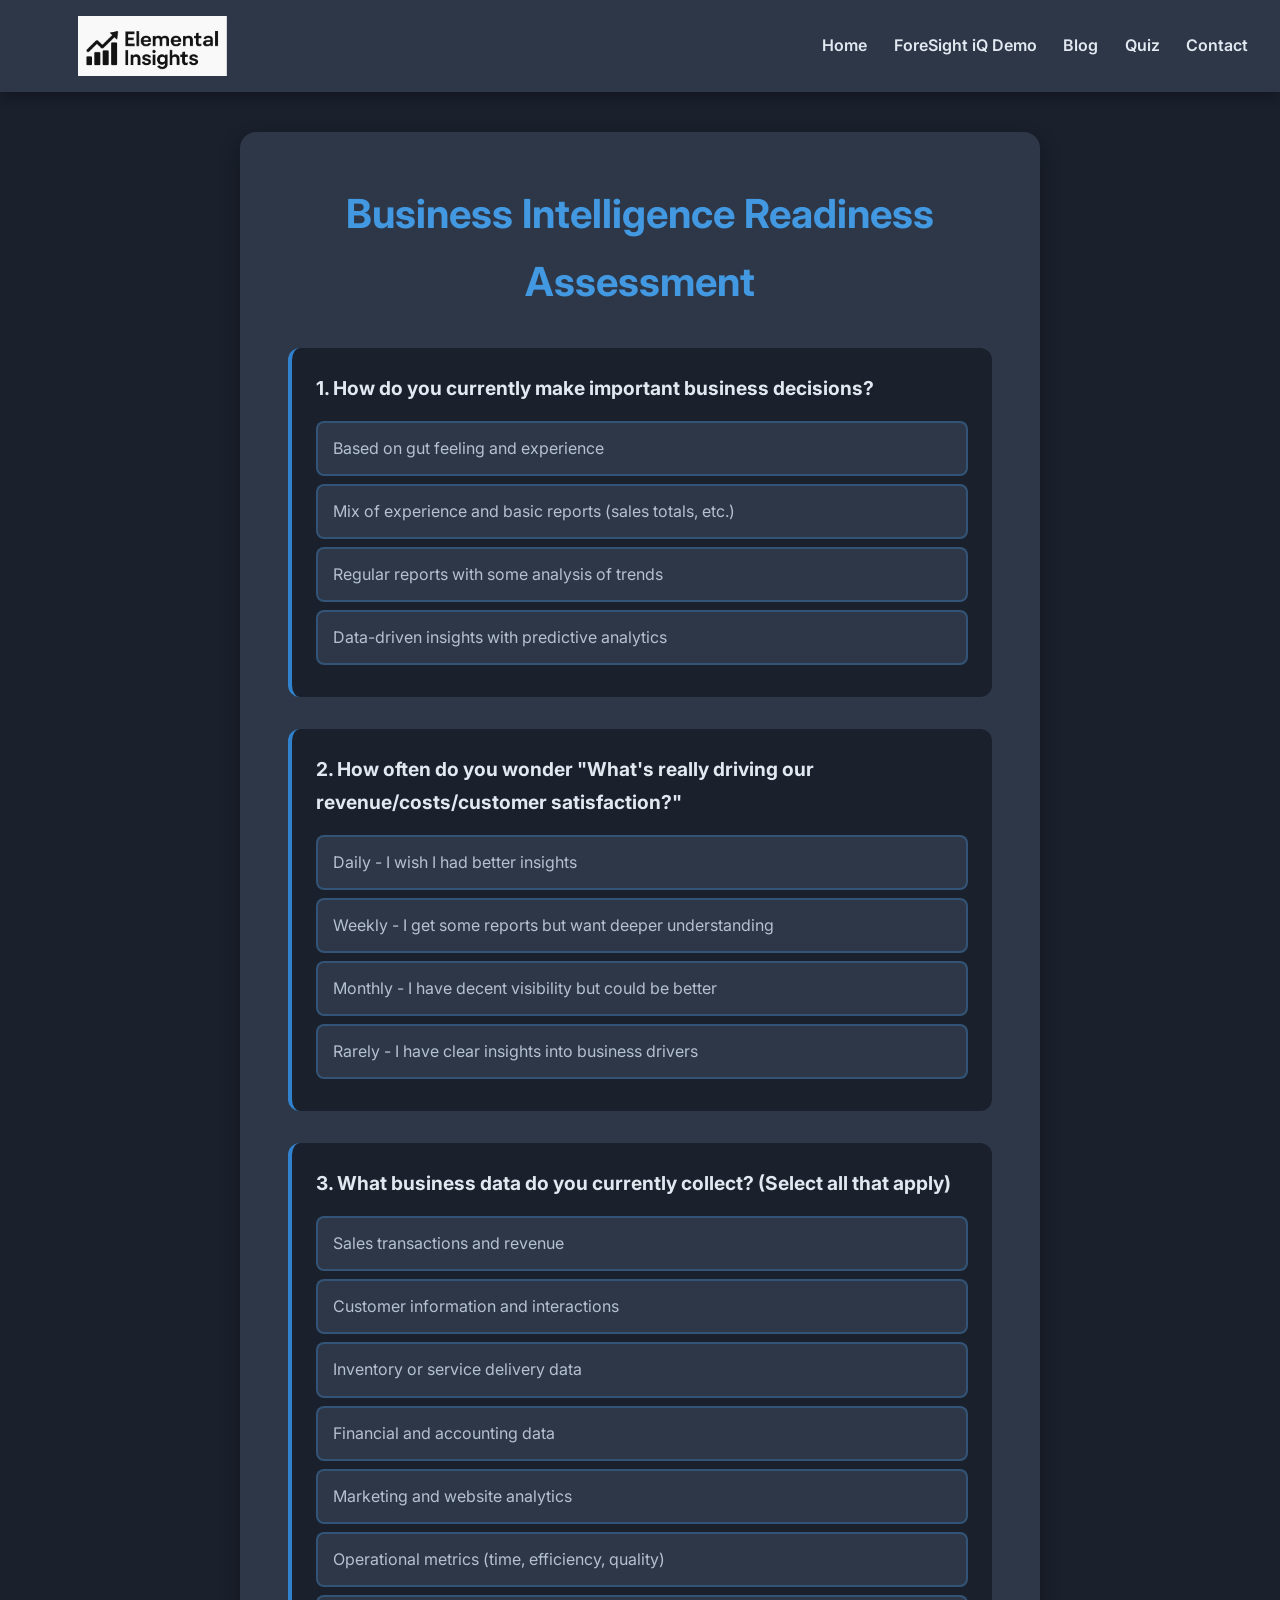
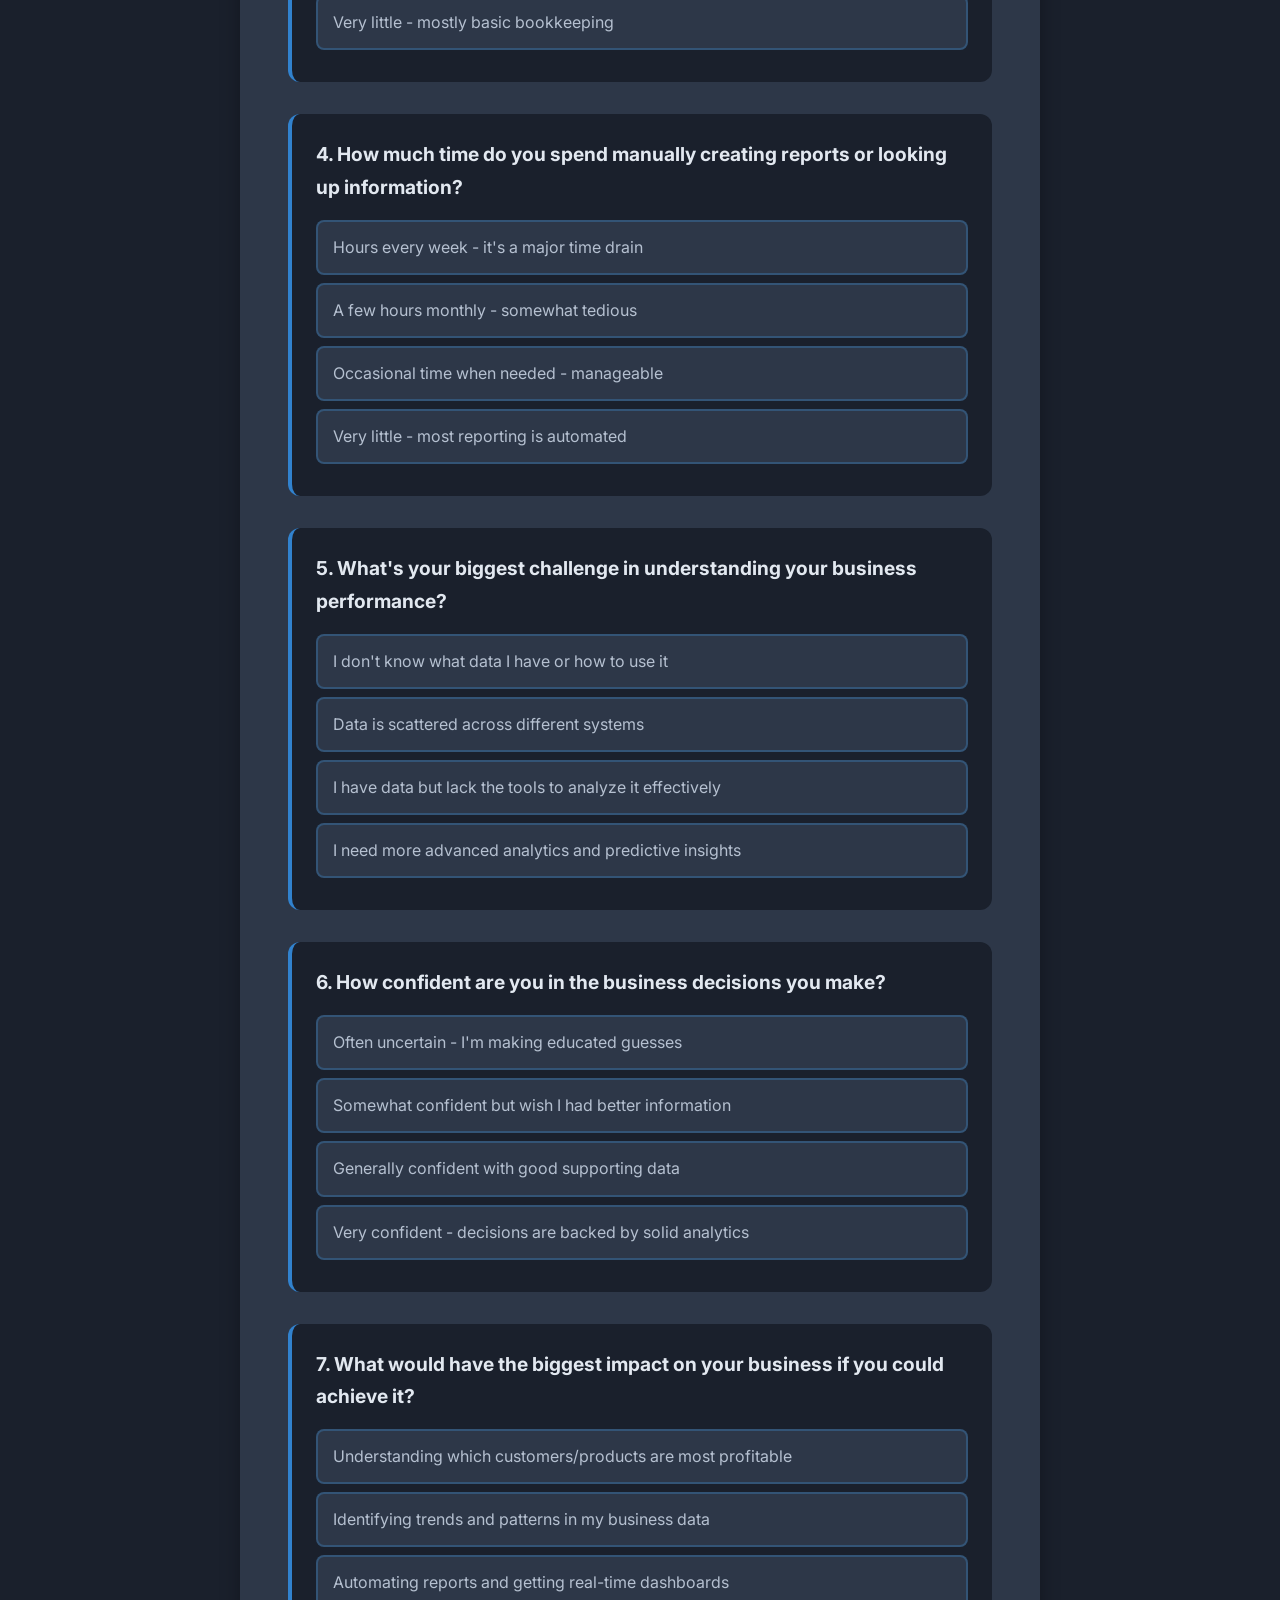
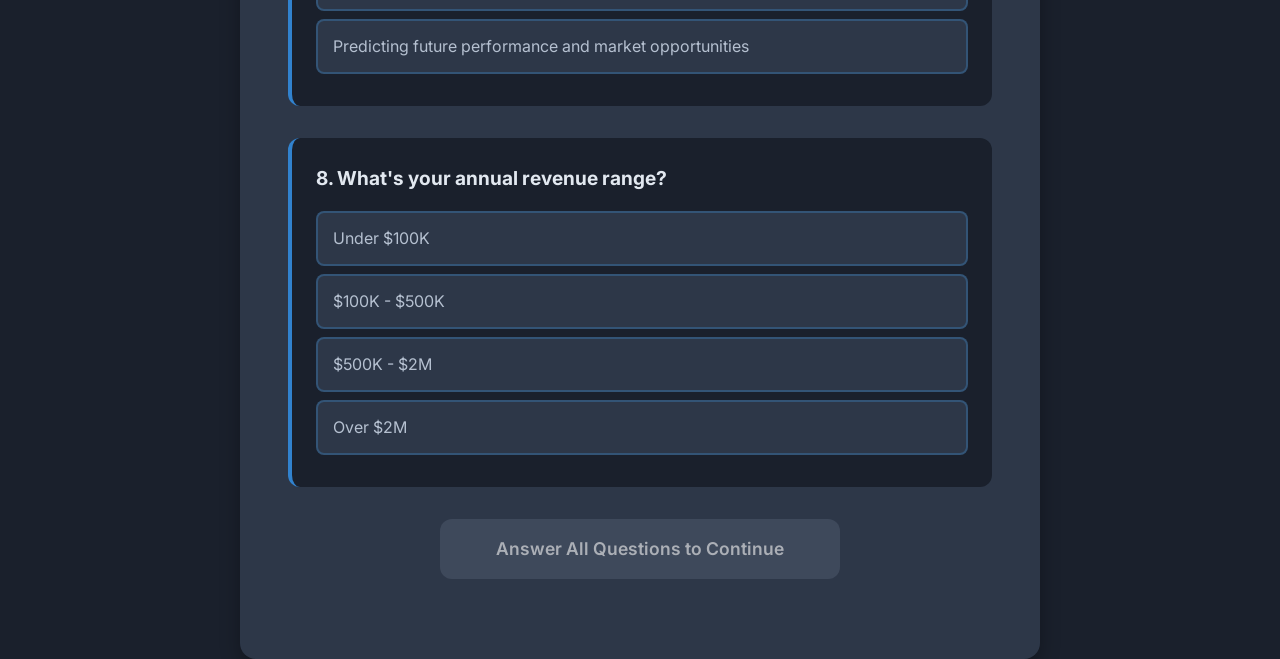
<file: quiz.html>
<!DOCTYPE html>
<html lang="en">
<head>
  <meta charset="UTF-8">
  <meta name="viewport" content="width=device-width, initial-scale=1.0">
  <title>Business Intelligence Quiz - Elemental Insights</title>
  <link href="https://fonts.googleapis.com/css2?family=Inter:wght@400;600;700&display=swap" rel="stylesheet">
  <style>
    :root {
      --brand: #1a365d;
      --accent: #3182ce;
      --secondary: #4299e1;
      --light: #2d3748;
      --white: #ffffff;
      --hover-accent: #2c5282;
      --background: #1a202c;
      --card-bg: #2d3748;
      --text-light: #e2e8f0;
      --text-muted: #b5c0d0;
    }

    * {
      box-sizing: border-box;
      margin: 0;
      padding: 0;
    }

    body {
      font-family: 'Inter', sans-serif;
      background: var(--background);
      color: var(--text-light);
      line-height: 1.7;
      padding: 0;
      margin: 0;
    }

    /* NAVIGATION */
    header {
      display: flex;
      justify-content: space-between;
      align-items: center;
      padding: 1rem 2rem;
      background: var(--card-bg);
      box-shadow: 0 4px 12px rgba(0,0,0,.3);
      position: sticky;
      top: 0;
      z-index: 999;
    }

    .logo {
      display: flex;
      align-items: center;
      gap: 0.6rem;
      font-weight: 700;
      font-size: 1.4rem;
      color: var(--secondary);
    }

    .logo img {
      height: 60px;
      width: 240px;
      object-fit: contain;
    }

    nav a {
      margin-left: 1.4rem;
      color: var(--text-light);
      text-decoration: none;
      font-weight: 600;
      transition: color 0.2s ease;
    }

    nav a:hover {
      color: var(--secondary);
    }

    /* Main content spacing */
    .main-content {
  padding-top: 40px; /* match your header height */
  padding-left: 2rem;
  padding-right: 2rem;
    }

    .container {
      max-width: 800px;
      margin: 0 auto;
      background: var(--card-bg);
      border-radius: 16px;
      padding: 3rem;
      box-shadow: 0 8px 20px rgba(0,0,0,.3);
    }

    h1 {
      text-align: center;
      color: var(--secondary);
      margin-bottom: 2rem;
      font-size: 2.5rem;
    }

    .question {
      margin-bottom: 2rem;
      padding: 1.5rem;
      background: var(--background);
      border-radius: 12px;
      border-left: 4px solid var(--accent);
    }

    .question h3 {
      color: var(--text-light);
      margin-bottom: 1rem;
      font-size: 1.2rem;
    }

    /* Hide actual radio buttons and checkboxes */
    .question input[type="radio"],
    .question input[type="checkbox"] {
      display: none;
    }

    /* Checkbox options styling */
    .checkbox-option {
      display: block;
      padding: 12px 15px;
      margin: 8px 0;
      background: var(--card-bg);
      border: 2px solid rgba(66, 153, 225, 0.3);
      border-radius: 8px;
      cursor: pointer;
      transition: all 0.3s ease;
      font-size: 1rem;
      color: var(--text-muted);
      position: relative;
      user-select: none;
    }

    .checkbox-option:hover {
      border-color: var(--accent);
      background: rgba(66, 153, 225, 0.1);
      transform: translateY(-1px);
    }

    .checkbox-option.selected {
      border-color: var(--accent);
      background: rgba(66, 153, 225, 0.15);
      color: var(--text-light);
      font-weight: 500;
    }

    .checkbox-option.selected::after {
      content: "✓";
      position: absolute;
      right: 15px;
      top: 50%;
      transform: translateY(-50%);
      color: var(--accent);
      font-weight: bold;
      font-size: 1.2rem;
    }
    .question label {
      display: block;
      padding: 12px 15px;
      margin: 8px 0;
      background: var(--card-bg);
      border: 2px solid rgba(66, 153, 225, 0.3);
      border-radius: 8px;
      cursor: pointer;
      transition: all 0.3s ease;
      font-size: 1rem;
      color: var(--text-muted);
      position: relative;
      user-select: none;
    }

    .question label:hover {
      border-color: var(--accent);
      background: rgba(66, 153, 225, 0.1);
      transform: translateY(-1px);
    }

    .question label.selected {
      border-color: var(--accent);
      background: rgba(66, 153, 225, 0.15);
      color: var(--text-light);
      font-weight: 500;
    }

    .question label.selected::after {
      content: "✓";
      position: absolute;
      right: 15px;
      top: 50%;
      transform: translateY(-50%);
      color: var(--accent);
      font-weight: bold;
      font-size: 1.2rem;
    }

    .submit-btn {
      display: block;
      width: 100%;
      max-width: 400px;
      margin: 2rem auto;
      padding: 1.2rem 2rem;
      background: linear-gradient(135deg, var(--accent) 0%, var(--secondary) 100%);
      color: var(--white);
      border: none;
      border-radius: 12px;
      font-size: 1.1rem;
      font-weight: 600;
      cursor: pointer;
      transition: all 0.3s ease;
      font-family: inherit;
    }

    .submit-btn:hover:not(:disabled) {
      transform: translateY(-2px);
      box-shadow: 0 8px 25px rgba(49, 130, 206, 0.4);
    }

    .submit-btn:disabled {
      background: #4a5568;
      cursor: not-allowed;
      opacity: 0.6;
    }

    .results {
      display: none;
      margin-top: 2rem;
      padding: 2rem;
      background: var(--background);
      border-radius: 12px;
      border: 2px solid var(--accent);
      text-align: center;
    }

    .results.show {
      display: block;
      animation: slideUp 0.5s ease-out;
    }

    @keyframes slideUp {
      from { opacity: 0; transform: translateY(20px); }
      to { opacity: 1; transform: translateY(0); }
    }

    .score {
      font-size: 2.5rem;
      font-weight: bold;
      color: var(--accent);
      margin-bottom: 1rem;
    }

    .score-description {
      color: var(--text-muted);
      font-size: 1.1rem;
      margin-bottom: 2rem;
      line-height: 1.6;
    }

    .recommendations {
      background: var(--card-bg);
      border-radius: 12px;
      padding: 2rem;
      margin: 2rem 0;
      text-align: left;
    }

    .recommendation {
      margin-bottom: 2rem;
      padding-bottom: 1.5rem;
      border-bottom: 1px solid rgba(66, 153, 225, 0.2);
    }

    .recommendation:last-child {
      border-bottom: none;
      margin-bottom: 0;
    }

    .recommendation h4 {
      color: var(--text-light);
      margin-bottom: 1rem;
      font-size: 1.2rem;
    }

    .recommendation p {
      color: var(--text-muted);
      line-height: 1.6;
      margin-bottom: 1rem;
    }

    .cta-buttons {
      display: flex;
      gap: 1.5rem;
      justify-content: center;
      margin-top: 2rem;
      flex-wrap: wrap;
    }

    .cta-primary, .cta-secondary {
      padding: 1.2rem 2.5rem;
      border-radius: 12px;
      font-weight: 600;
      text-decoration: none;
      cursor: pointer;
      border: 2px solid var(--accent);
      font-family: inherit;
      font-size: 1.1rem;
      transition: all 0.3s ease;
      min-width: 220px;
      text-align: center;
      box-shadow: 0 4px 15px rgba(0,0,0,0.1);
    }

    .cta-primary {
      background: linear-gradient(135deg, var(--accent) 0%, var(--secondary) 100%);
      color: white;
      border: none;
    }

    .cta-primary:hover {
      transform: translateY(-2px);
      box-shadow: 0 8px 25px rgba(49, 130, 206, 0.4);
    }

    .cta-secondary {
      background: transparent;
      color: var(--accent);
    }

    .cta-secondary:hover {
      background: rgba(66, 153, 225, 0.1);
      transform: translateY(-1px);
    }

    .modal {
      display: none;
      position: fixed;
      z-index: 1000;
      left: 0;
      top: 0;
      width: 100%;
      height: 100%;
      background-color: rgba(0,0,0,0.8);
    }

   /* Fix modal positioning */
.modal-content {
  background-color: var(--card-bg);
  margin: 5% auto; /* Changed from 15% to 5% */
  padding: 2rem;
  border-radius: 12px;
  width: 90%;
  max-width: 500px;
  position: relative;
  color: var(--text-light);
  max-height: 90vh; /* Add max height */
  overflow-y: auto; /* Add scroll if needed */
}
    
/* Mobile responsiveness */
@media (max-width: 768px) {
  .modal-content { 
    margin: 2% auto; /* Even closer to top on mobile */
    width: 95%; 
    max-height: 95vh;
  }
}
    .close {
      color: var(--text-muted);
      float: right;
      font-size: 28px;
      font-weight: bold;
      cursor: pointer;
    }

    .close:hover {
      color: var(--accent);
    }

    .form-group {
      margin-bottom: 1.5rem;
    }

    .form-group label {
      display: block;
      margin-bottom: 0.5rem;
      color: var(--text-light);
      font-weight: 500;
    }

    .form-group input,
    .form-group textarea {
      width: 100%;
      padding: 0.8rem;
      border: 2px solid rgba(66, 153, 225, 0.3);
      border-radius: 8px;
      background: var(--background);
      color: var(--text-light);
      font-family: inherit;
    }

    .form-group input:focus,
    .form-group textarea:focus {
      outline: none;
      border-color: var(--accent);
    }

    .form-submit {
      background: linear-gradient(135deg, var(--accent) 0%, var(--secondary) 100%);
      color: white;
      border: none;
      padding: 1rem 2rem;
      border-radius: 8px;
      cursor: pointer;
      font-weight: 600;
      transition: all 0.3s ease;
    }

    .form-submit:hover {
      transform: translateY(-1px);
      box-shadow: 0 4px 15px rgba(49, 130, 206, 0.4);
    }

    @media (max-width: 768px) {
      .container { padding: 1.5rem; }
      h1 { font-size: 2rem; }
      .cta-buttons { flex-direction: column; align-items: center; }
      .modal-content { margin: 10% auto; width: 95%; }
    }
    #kit-form-container {
  max-width: 800px;
  margin: 0 auto;
  padding: 20px;
      
  </style>
</head>











  
<body>
   <!-- NAVIGATION-->
  <header>
  <div class="logo">
    <img src="Assets/logo.png" alt="Elemental Insights Logo">
  </div>
  <nav>
    <a href="index.html">Home</a>
    <a href="cafe-dashboard/">ForeSight iQ Demo </a>
    <a href="blog.html">Blog</a>
    <a href="quiz.html">Quiz</a>
    <a href="index.html#contact">Contact</a>
  </nav>
</header>

  <div class="main-content">
    <div class="container">
    <h1>Business Intelligence Readiness Assessment</h1>
    
    <div id="quizSection">
      <div class="question">
        <h3>1. How do you currently make important business decisions?</h3>
        <label data-question="q1" data-value="4">
          <input type="radio" name="q1" value="4"> Based on gut feeling and experience
        </label>
        <label data-question="q1" data-value="3">
          <input type="radio" name="q1" value="3"> Mix of experience and basic reports (sales totals, etc.)
        </label>
        <label data-question="q1" data-value="2">
          <input type="radio" name="q1" value="2"> Regular reports with some analysis of trends
        </label>
        <label data-question="q1" data-value="1">
          <input type="radio" name="q1" value="1"> Data-driven insights with predictive analytics
        </label>
      </div>

      <div class="question">
        <h3>2. How often do you wonder "What's really driving our revenue/costs/customer satisfaction?"</h3>
        <label data-question="q2" data-value="4">
          <input type="radio" name="q2" value="4"> Daily - I wish I had better insights
        </label>
        <label data-question="q2" data-value="3">
          <input type="radio" name="q2" value="3"> Weekly - I get some reports but want deeper understanding
        </label>
        <label data-question="q2" data-value="2">
          <input type="radio" name="q2" value="2"> Monthly - I have decent visibility but could be better
        </label>
        <label data-question="q2" data-value="1">
          <input type="radio" name="q2" value="1"> Rarely - I have clear insights into business drivers
        </label>
      </div>

      <div class="question">
        <h3>3. What business data do you currently collect? (Select all that apply)</h3>
        <div class="checkbox-option" onclick="toggleQ3('sales')">
          <span class="checkbox-text">Sales transactions and revenue</span>
        </div>
        <div class="checkbox-option" onclick="toggleQ3('customers')">
          <span class="checkbox-text">Customer information and interactions</span>
        </div>
        <div class="checkbox-option" onclick="toggleQ3('inventory')">
          <span class="checkbox-text">Inventory or service delivery data</span>
        </div>
        <div class="checkbox-option" onclick="toggleQ3('financial')">
          <span class="checkbox-text">Financial and accounting data</span>
        </div>
        <div class="checkbox-option" onclick="toggleQ3('marketing')">
          <span class="checkbox-text">Marketing and website analytics</span>
        </div>
        <div class="checkbox-option" onclick="toggleQ3('operations')">
          <span class="checkbox-text">Operational metrics (time, efficiency, quality)</span>
        </div>
        <div class="checkbox-option" onclick="toggleQ3('minimal')">
          <span class="checkbox-text">Very little - mostly basic bookkeeping</span>
        </div>
      </div>

      <div class="question">
        <h3>4. How much time do you spend manually creating reports or looking up information?</h3>
        <label data-question="q4" data-value="4">
          <input type="radio" name="q4" value="4"> Hours every week - it's a major time drain
        </label>
        <label data-question="q4" data-value="3">
          <input type="radio" name="q4" value="3"> A few hours monthly - somewhat tedious
        </label>
        <label data-question="q4" data-value="2">
          <input type="radio" name="q4" value="2"> Occasional time when needed - manageable
        </label>
        <label data-question="q4" data-value="1">
          <input type="radio" name="q4" value="1"> Very little - most reporting is automated
        </label>
      </div>

      <div class="question">
        <h3>5. What's your biggest challenge in understanding your business performance?</h3>
        <label data-question="q5" data-value="4">
          <input type="radio" name="q5" value="4"> I don't know what data I have or how to use it
        </label>
        <label data-question="q5" data-value="3">
          <input type="radio" name="q5" value="3"> Data is scattered across different systems
        </label>
        <label data-question="q5" data-value="2">
          <input type="radio" name="q5" value="2"> I have data but lack the tools to analyze it effectively
        </label>
        <label data-question="q5" data-value="1">
          <input type="radio" name="q5" value="1"> I need more advanced analytics and predictive insights
        </label>
      </div>

      <div class="question">
        <h3>6. How confident are you in the business decisions you make?</h3>
        <label data-question="q6" data-value="4">
          <input type="radio" name="q6" value="4"> Often uncertain - I'm making educated guesses
        </label>
        <label data-question="q6" data-value="3">
          <input type="radio" name="q6" value="3"> Somewhat confident but wish I had better information
        </label>
        <label data-question="q6" data-value="2">
          <input type="radio" name="q6" value="2"> Generally confident with good supporting data
        </label>
        <label data-question="q6" data-value="1">
          <input type="radio" name="q6" value="1"> Very confident - decisions are backed by solid analytics
        </label>
      </div>

      <div class="question">
        <h3>7. What would have the biggest impact on your business if you could achieve it?</h3>
        <label data-question="q7" data-value="4">
          <input type="radio" name="q7" value="4"> Understanding which customers/products are most profitable
        </label>
        <label data-question="q7" data-value="3">
          <input type="radio" name="q7" value="3"> Identifying trends and patterns in my business data
        </label>
        <label data-question="q7" data-value="2">
          <input type="radio" name="q7" value="2"> Automating reports and getting real-time dashboards
        </label>
        <label data-question="q7" data-value="1">
          <input type="radio" name="q7" value="1"> Predicting future performance and market opportunities
        </label>
      </div>

      <div class="question">
        <h3>8. What's your annual revenue range?</h3>
        <label data-question="q8" data-value="1">
          <input type="radio" name="q8" value="1"> Under $100K
        </label>
        <label data-question="q8" data-value="2">
          <input type="radio" name="q8" value="2"> $100K - $500K
        </label>
        <label data-question="q8" data-value="3">
          <input type="radio" name="q8" value="3"> $500K - $2M
        </label>
        <label data-question="q8" data-value="4">
          <input type="radio" name="q8" value="4"> Over $2M
        </label>
      </div>

      <button class="submit-btn" id="submitBtn" disabled>
        Answer All Questions to Continue
      </button>
    </div>

    <div id="results" class="results">
      <h2>Your Business Intelligence Readiness Score</h2>
      <div class="score" id="scoreDisplay"></div>
      <div class="score-description" id="scoreDescription"></div>
      <div class="recommendations" id="recommendations"></div>
      
      <div class="cta-buttons">
        <button class="cta-primary" id="consultationBtn">
          📅 Schedule Free Consultation
        </button>
        <button class="cta-secondary" id="downloadBtn">
          📊 Download BI Readiness Guide
        </button>
      </div>
    </div>
  </div>

  <!-- Consultation Modal -->
  <div id="consultationModal" class="modal">
    <div class="modal-content">
      <span class="close" id="closeConsultation">&times;</span>
      <h2>Schedule Your Free BI Consultation</h2>
      // kit form embedding
      <div id="kit-form-container">
  <script async data-uid="2ac0a83bab" src="https://elemental-insights-data-consultancy.kit.com/2ac0a83bab/index.js"></script>
</div>
        
    </div>
  </div>
<!-- Download Modal -->
<div id="downloadModal" class="modal">
  <div class="modal-content">
    <span class="close" id="closeDownload">&times;</span>
    <h2>Download Your BI Readiness Guide</h2>
    <p>Click the button below to download The Business Intelligence Readiness Guide and see how BI can help your business.</p>
    <a href="YOUR-GUIDE-FILE.pdf" download class="form-submit">Download Guide</a>
  </div>
</div>

<script>
let answers = {
  q1: null, 
  q2: null, 
  q3: [], // Make sure this starts as an empty array
  q4: null, 
  q5: null, 
  q6: null, 
  q7: null, 
  q8: null
};

// SIMPLE CHECKBOX FUNCTION
function toggleQ3(value) {
  console.log('Q3 TOGGLE:', value);
  
  // Find the clicked element
  const elements = document.querySelectorAll('.checkbox-option');
  let clickedElement = null;
  
  elements.forEach(el => {
    if (el.onclick.toString().includes(value)) {
      clickedElement = el;
    }
  });
  
  if (!clickedElement) {
    console.log('ELEMENT NOT FOUND');
    return;
  }
  
  // Initialize q3 if needed
  if (!Array.isArray(answers.q3)) {
    answers.q3 = [];
  }
  
  // Toggle
  if (clickedElement.classList.contains('selected')) {
    clickedElement.classList.remove('selected');
    answers.q3 = answers.q3.filter(v => v !== value);
    console.log('REMOVED:', value);
  } else {
    clickedElement.classList.add('selected');
    answers.q3.push(value);
    console.log('ADDED:', value);
  }
  
  console.log('Q3 ARRAY:', answers.q3);
  checkComplete();
}

// Specific handler for checkboxes
function handleCheckbox(label, question, value) {
  console.log('CHECKBOX CLICKED:', question, value);
  
  // Make sure q3 is an array
  if (!Array.isArray(answers.q3)) {
    answers.q3 = [];
  }
  
  // Toggle selection
  if (label.classList.contains('selected')) {
    console.log('REMOVING:', value);
    label.classList.remove('selected');
    answers.q3 = answers.q3.filter(v => v !== value);
  } else {
    console.log('ADDING:', value);
    label.classList.add('selected');
    if (!answers.q3.includes(value)) {
      answers.q3.push(value);
    }
  }
  
  console.log('Q3 NOW:', answers.q3);
  checkComplete();
}

// Simple, direct click handling
function handleLabelClick(event) {
  const label = event.currentTarget;
  const question = label.getAttribute('data-question');
  const value = label.getAttribute('data-value');
  const input = label.querySelector('input');
  
  console.log('Label clicked:', question, value, input ? input.type : 'NO INPUT FOUND');
  
  if (!input) {
    console.error('No input found in label!');
    return;
  }
  
  if (input.type === 'radio') {
    // Clear all radio options for this question
    document.querySelectorAll(`label[data-question="${question}"]`).forEach(l => {
      l.classList.remove('selected');
    });
    
    // Select this option
    label.classList.add('selected');
    answers[question] = value;
    console.log('Radio selected:', question, '=', value);
    
  } else if (input.type === 'checkbox') {
    // Initialize array if needed
    if (!Array.isArray(answers[question])) {
      answers[question] = [];
      console.log('Initialized array for', question);
    }
    
    console.log('Before toggle:', answers[question]);
    
    // Toggle checkbox
    if (label.classList.contains('selected')) {
      console.log('Deselecting checkbox');
      label.classList.remove('selected');
      answers[question] = answers[question].filter(v => v !== value);
    } else {
      console.log('Selecting checkbox');
      label.classList.add('selected');
      if (!answers[question].includes(value)) {
        answers[question].push(value);
      }
    }
    
    console.log('After toggle:', answers[question]);
  }
  
  console.log('All current answers:', answers);
  checkComplete();
}

function checkComplete() {
  const complete = 
    answers.q1 !== null &&
    answers.q2 !== null &&
    answers.q3.length > 0 &&
    answers.q4 !== null &&
    answers.q5 !== null &&
    answers.q6 !== null &&
    answers.q7 !== null &&
    answers.q8 !== null;
  
  const btn = document.getElementById('submitBtn');
  btn.disabled = !complete;
  
  if (complete) {
    btn.textContent = 'Get My BI Readiness Score ✨';
  } else {
    btn.textContent = 'Answer All Questions to Continue';
  }
}

function calculateScore() {
  let score = 0;
  
  score += parseInt(answers.q1) || 0;
  score += parseInt(answers.q2) || 0;
  score += parseInt(answers.q4) || 0;
  score += parseInt(answers.q5) || 0;
  score += parseInt(answers.q6) || 0;
  score += parseInt(answers.q7) || 0;
  score += parseInt(answers.q8) || 0;
  
  if (answers.q3.includes('minimal')) {
    score += 4;
  } else if (answers.q3.length >= 4) {
    score += 1;
  } else if (answers.q3.length >= 2) {
    score += 2;
  } else {
    score += 3;
  }
  
  showResults(score);
}

function showResults(score) {
  let category, description, recs;
  
  if (score >= 24) {
    category = "High Opportunity";
    description = "You have significant untapped potential for business intelligence! Your current decision-making process could be dramatically improved with the right data insights.";
    recs = `
      <div class="recommendation">
        <h4>🎯 Your Biggest Win: Customer & Revenue Insights</h4>
        <p>Even with basic sales data, we can help you identify your most profitable customers, products, and time periods. This alone typically increases profits by 15-25%.</p>
      </div>
      <div class="recommendation">
        <h4>💡 Myth Buster: "I Don't Have Enough Data"</h4>
        <p>You likely have more valuable data than you think! Sales records, customer interactions, and financial data contain goldmines of insights.</p>
      </div>
      <div class="recommendation">
        <h4>🚀 Expected ROI: High</h4>
        <p>Businesses at your stage typically see the highest returns from BI investments because the improvements are so dramatic.</p>
      </div>
    `;
  } else if (score >= 18) {
    category = "Good Candidate";
    description = "You're collecting some data but missing key insights. Business intelligence can help you make better decisions and save time.";
    recs = `
      <div class="recommendation">
        <h4>🔗 Your Focus: Connect the Dots</h4>
        <p>You're collecting good data but it's probably scattered. We'll help you see the complete picture of your business performance.</p>
      </div>
      <div class="recommendation">
        <h4>📊 Perfect Timing for BI</h4>
        <p>You have enough data to generate meaningful insights but aren't overwhelmed by complexity. This is the sweet spot for implementing business intelligence.</p>
      </div>
    `;
  } else if (score >= 12) {
    category = "Advanced Ready";
    description = "You have good data practices but could benefit from more sophisticated analytics and automation.";
    recs = `
      <div class="recommendation">
        <h4>🚀 Ready for Advanced Analytics</h4>
        <p>You have solid data foundations. Focus on sophisticated analytics, automation, and predictive modeling to gain competitive advantages.</p>
      </div>
    `;
  } else {
    category = "Data Mature";
    description = "You're already data-driven! Focus on advanced analytics and predictive insights. We use custom forcasting models to help our advanced clients predict future trends based on advanced machine learning models ";
    recs = `
      <div class="recommendation">
        <h4>🎯 Next Level: AI & Predictive Analytics</h4>
        <p>You're already data-driven. Focus on AI-powered insights, predictive modeling, and advanced automation to stay ahead of the competition.</p>
      </div>
    `;
  }
  
  document.getElementById('scoreDisplay').textContent = category;
  document.getElementById('scoreDescription').textContent = description;
  document.getElementById('recommendations').innerHTML = recs;
  
  document.getElementById('quizSection').style.display = 'none';
  document.getElementById('results').classList.add('show');
  document.getElementById('results').scrollIntoView({ behavior: 'smooth' });
}

// Set up everything when page loads
document.addEventListener('DOMContentLoaded', function() {
  console.log('Setting up quiz...');
  
  // Add click handlers to ALL labels
  const labels = document.querySelectorAll('label[data-question]');
  console.log('Found labels:', labels.length);
  
  labels.forEach((label, index) => {
    console.log('Adding click to label', index, label.dataset.question, label.dataset.value);
    label.addEventListener('click', handleLabelClick);
    label.style.cursor = 'pointer'; // Force cursor
  });
  
  // Submit button
  document.getElementById('submitBtn').addEventListener('click', calculateScore);
  
  // Modal handlers
  document.getElementById('consultationBtn').addEventListener('click', () => {
    document.getElementById('consultationModal').style.display = 'block';
  });
  
  document.getElementById('downloadBtn').addEventListener('click', () => {
    document.getElementById('downloadModal').style.display = 'block';
  });
  
  document.getElementById('closeConsultation').addEventListener('click', () => {
    document.getElementById('consultationModal').style.display = 'none';
  });
  
  document.getElementById('closeDownload').addEventListener('click', () => {
    document.getElementById('downloadModal').style.display = 'none';
  });
  
  // Form submissions
  document.getElementById('consultationForm').addEventListener('submit', (e) => {
    e.preventDefault();
    alert('Thank you! We\'ll contact you within 24 hours.');
    document.getElementById('consultationModal').style.display = 'none';
  });
  
  document.getElementById('downloadForm').addEventListener('submit', (e) => {
    e.preventDefault();
    alert('Guide download started! Check your downloads folder.');
    document.getElementById('downloadModal').style.display = 'none';
  });
  
  // Close modals on outside click
  window.addEventListener('click', (e) => {
    if (e.target.classList.contains('modal')) {
      e.target.style.display = 'none';
    }
  });
  
  checkComplete();
  console.log('Quiz setup complete!');
});
</script>
</file>
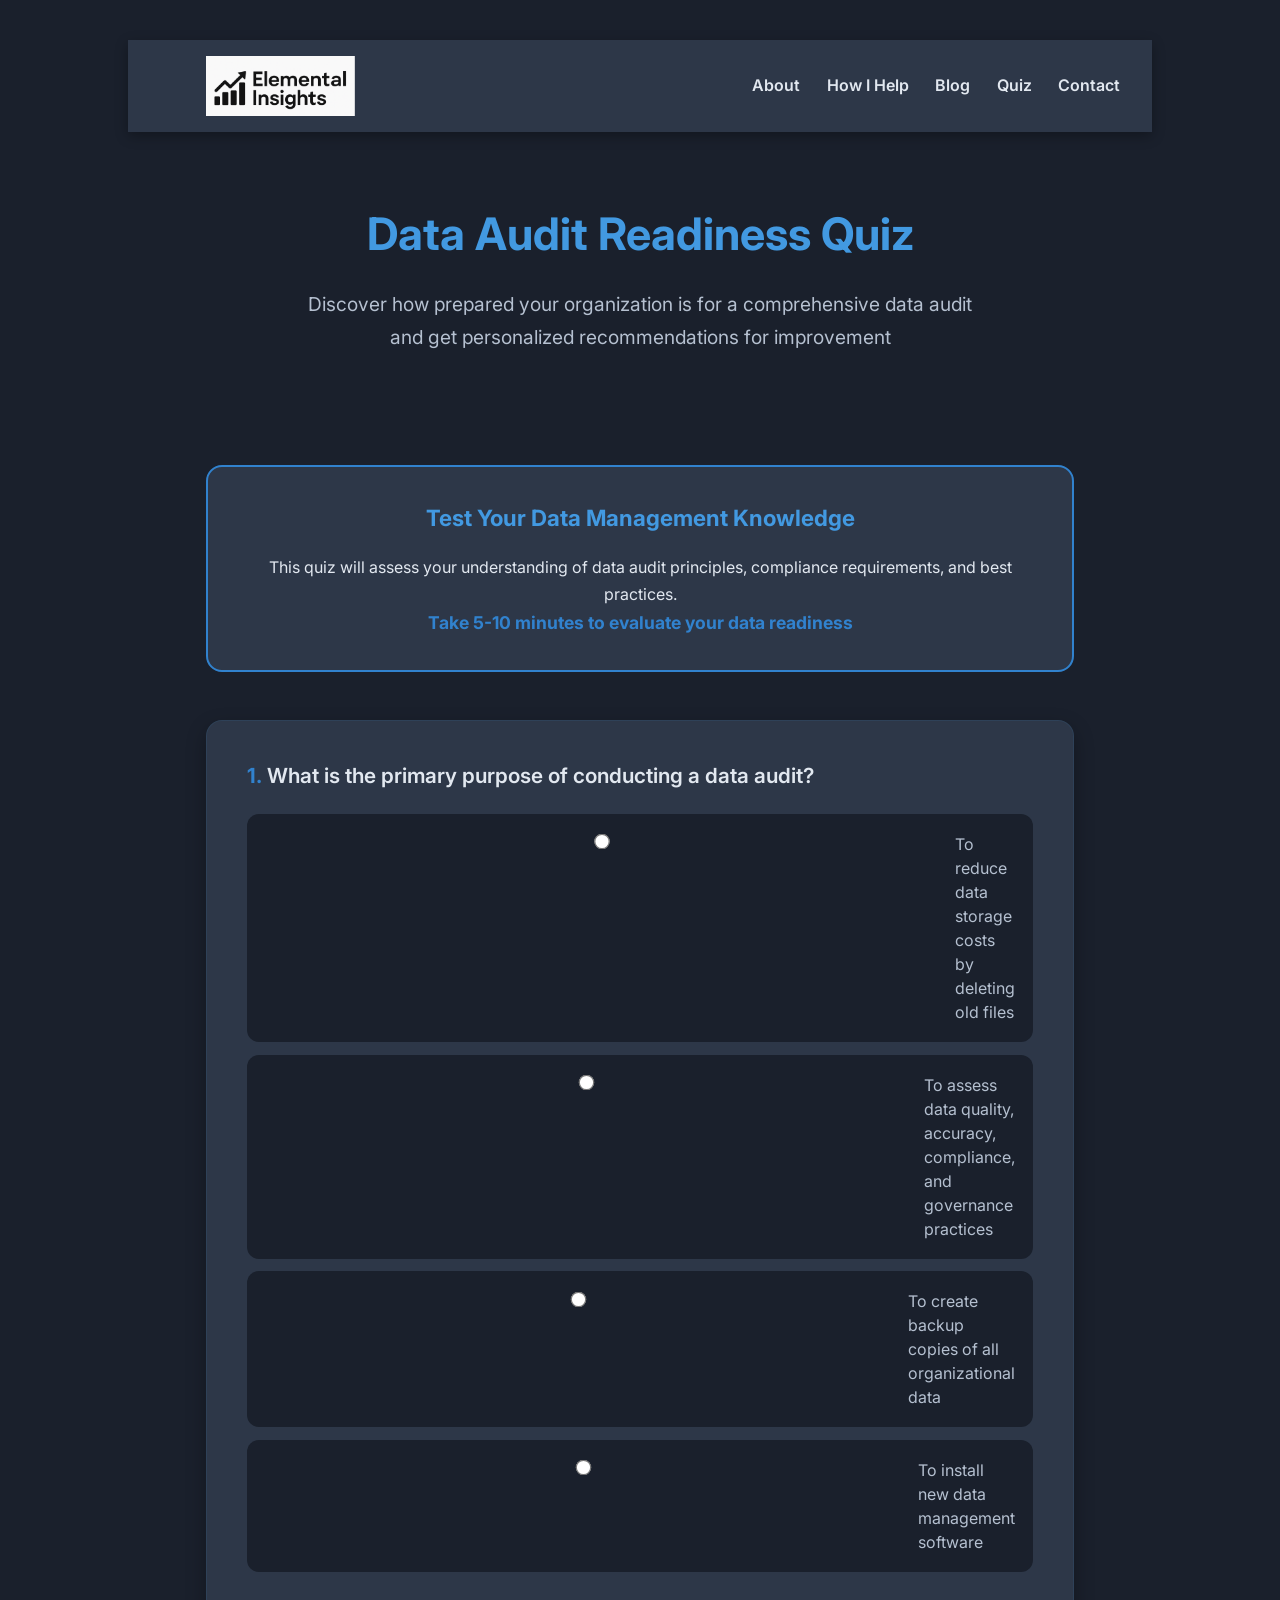
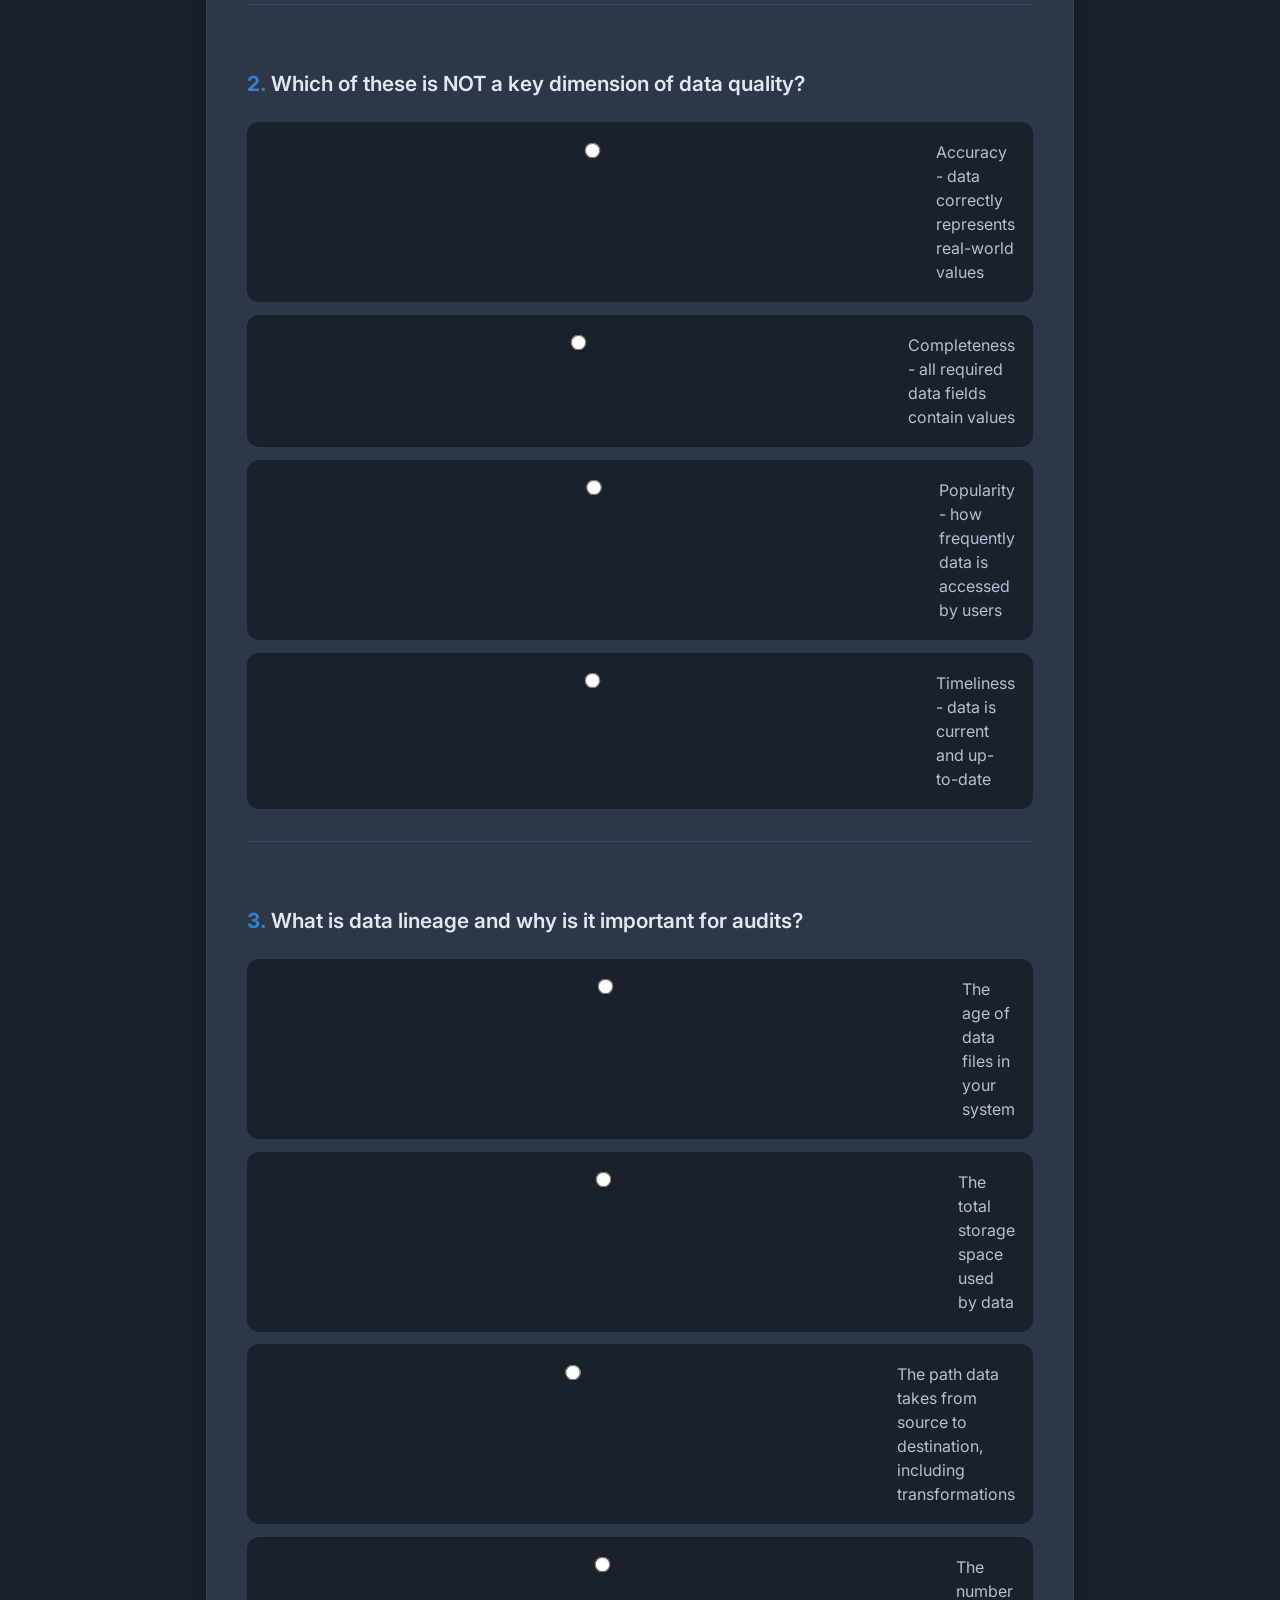
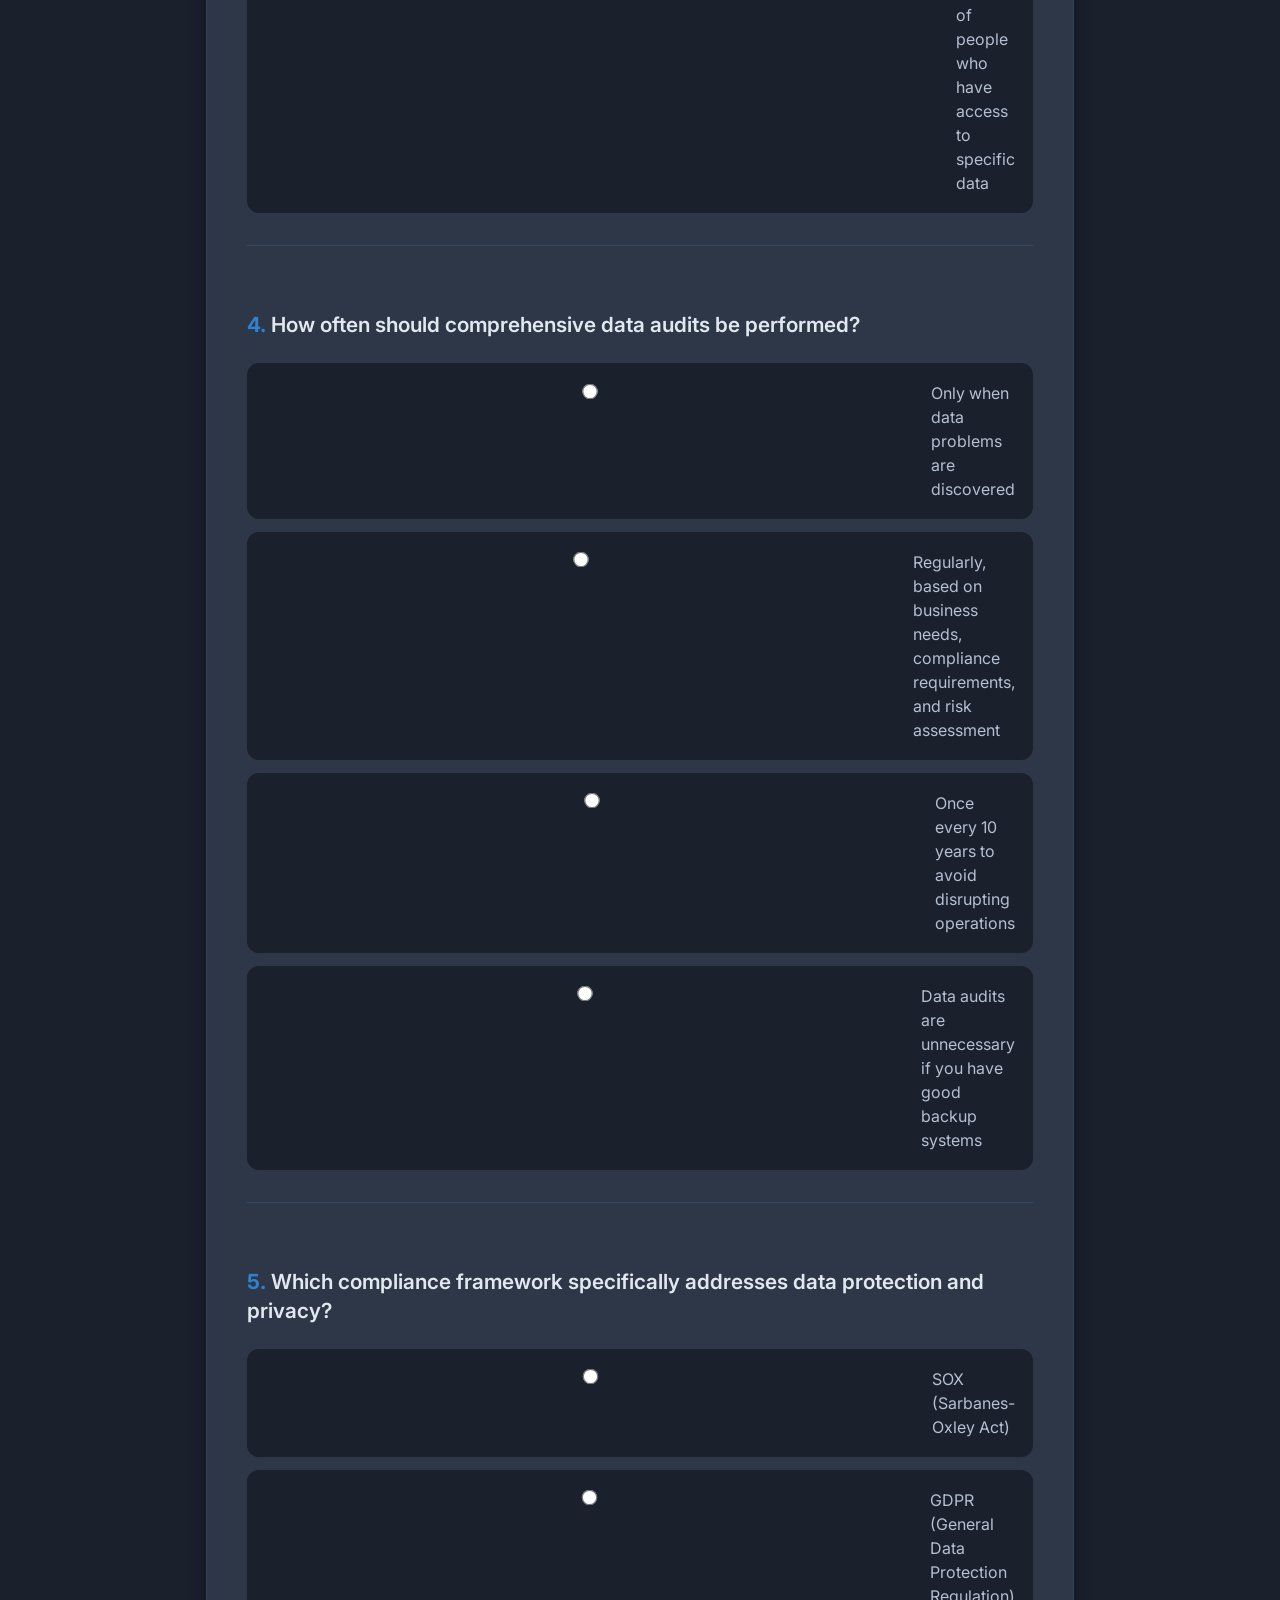
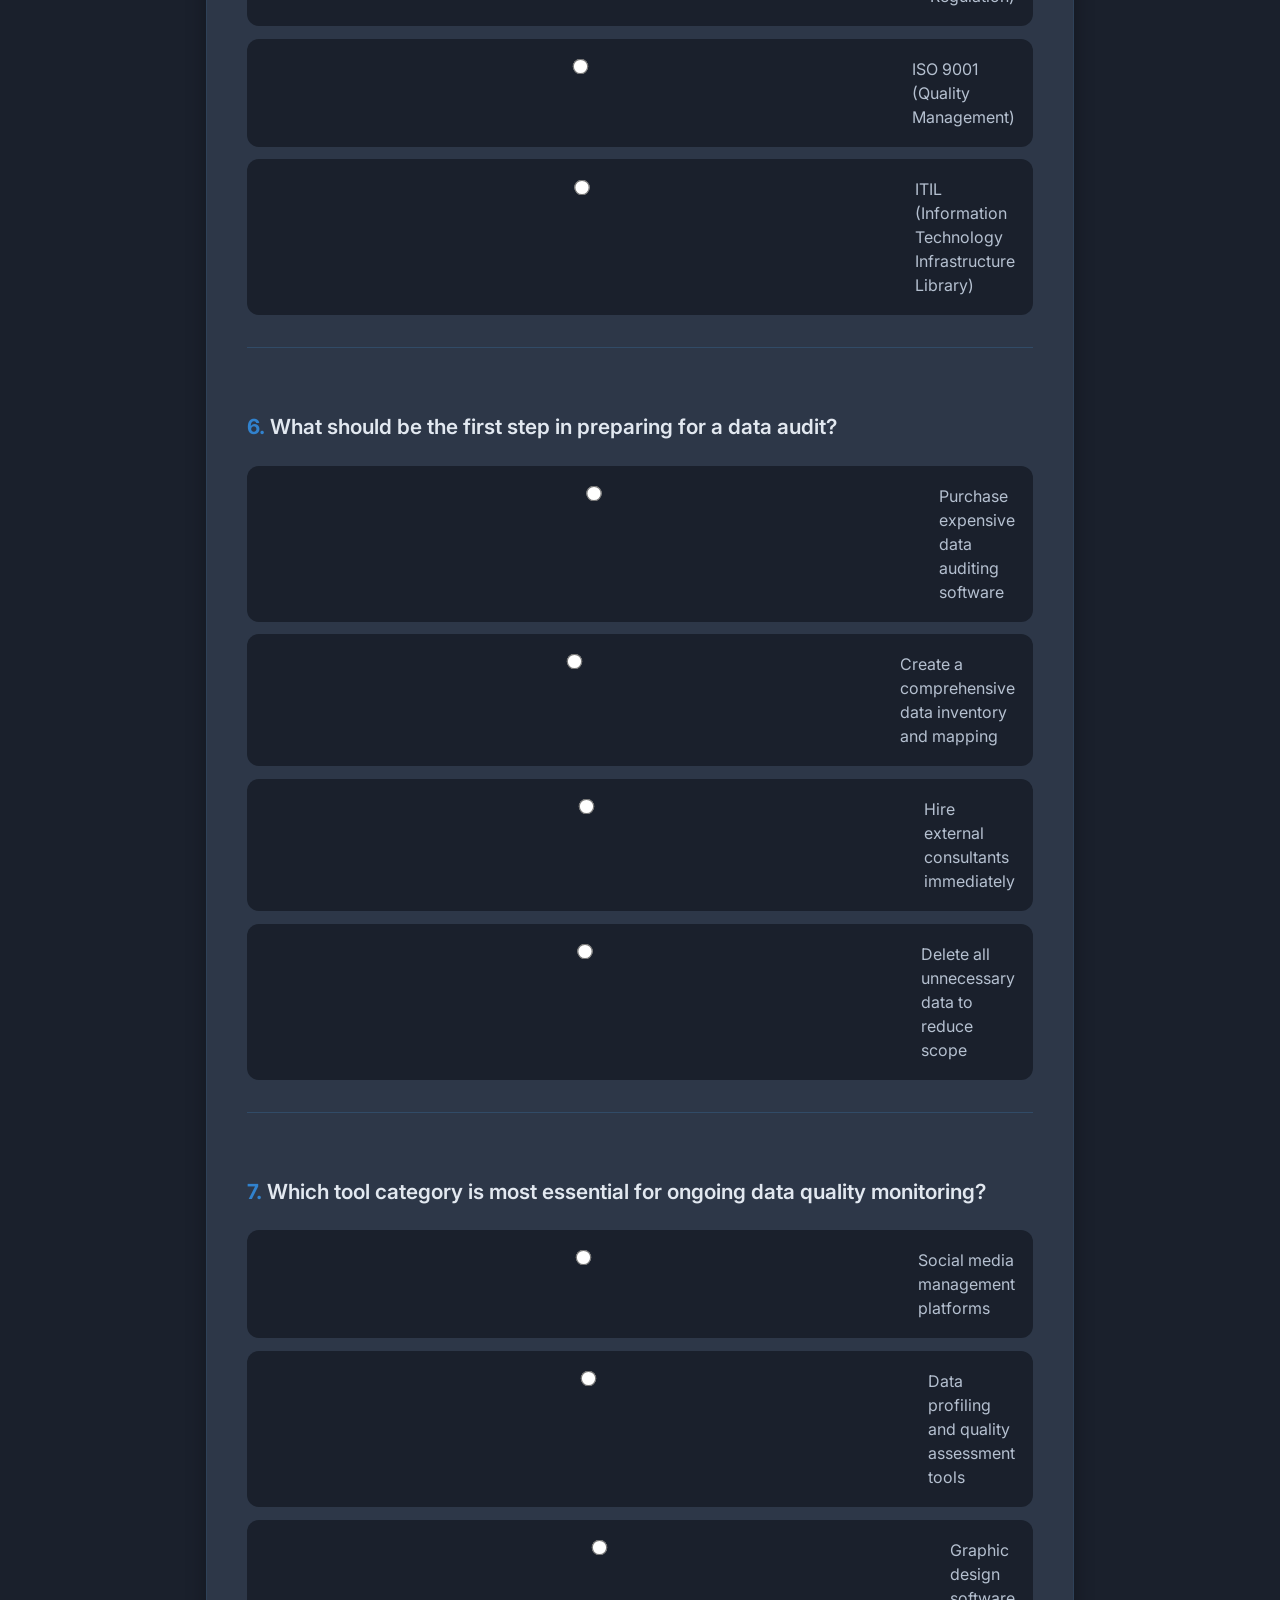
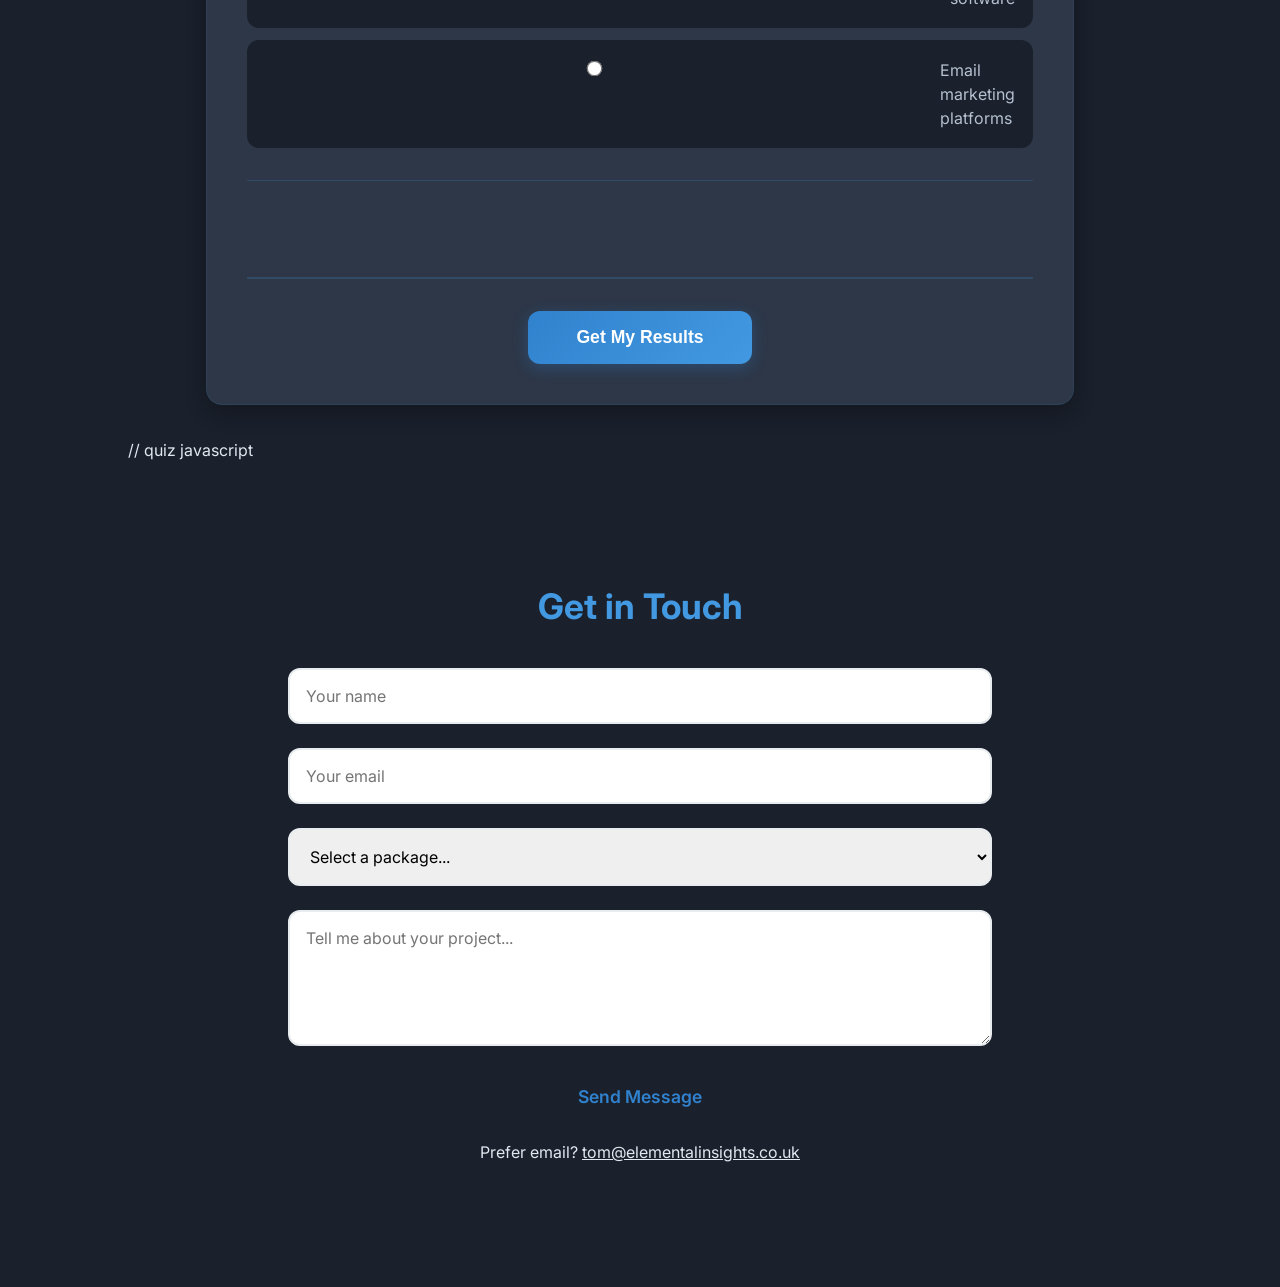
<file: Quiz.html>
<!DOCTYPE html>
<html lang="en">
<head>
  <meta charset="UTF-8">
  <meta name="viewport" content="width=device-width, initial-scale=1.0">
  <title>Elemental Insights</title>
  <link href="https://fonts.googleapis.com/css2?family=Inter:wght@400;600;700&display=swap" rel="stylesheet">
  <style>
    :root {
      --brand: #1a365d;
      --accent: #3182ce;
      --secondary: #4299e1;
      --light: #2d3748;
      --white: #ffffff;
      --hover-accent: #2c5282;
      --background: #1a202c;
      --card-bg: #2d3748;
      --text-light: #e2e8f0;
      --text-muted: #b5c0d0;
    }

    * {
      box-sizing: border-box;
      margin: 0;
      padding: 0;
}
@media (max-width: 768px) {
    body {
        padding: 10px 1vw; /* 5% of viewport width on mobile */
    }
}
body {
  font-family: 'Inter', sans-serif;
  background: var(--background);
  color: var(--text-light);
  line-height: 1.7;
  padding: 40px 10vw; /* 15% of viewport width on each side */
}

    /* NAVIGATION */
    header {
      display: flex;
      justify-content: space-between;
      align-items: center;
      padding: 1rem 2rem;
      background: var(--card-bg);
      box-shadow: 0 4px 12px rgba(0,0,0,.3);
      position: sticky;
      top: 0;
      z-index: 999;
    }

    .logo {
      display: flex;
      align-items: center;
      gap: 0.6rem;
      font-weight: 700;
      font-size: 1.4rem;
      color: var(--secondary);
    }

    .logo img {
      height: 60px;
      width: 240px;
      object-fit: contain;
    }

    nav a {
      margin-left: 1.4rem;
      color: var(--text-light);
      text-decoration: none;
      font-weight: 600;
      transition: color 0.2s ease;
    }

    nav a:hover {
      color: var(--secondary);
    }

    /* HERO SECTION */
    .hero {
      min-height: 80vh;
      display: flex;
      flex-direction: column;
      justify-content: center;
      align-items: center;
      text-align: center;
      padding: 120px 40px;
      background: linear-gradient(135deg, #1a202c 0%, #2d3748 100%);
      position: relative;
      overflow: hidden;
    }

    .hero::before {
      content: '';
      position: absolute;
      top: 0;
      left: 0;
      right: 0;
      bottom: 0;
      background: url('data:image/svg+xml,<svg xmlns="http://www.w3.org/2000/svg" viewBox="0 0 1200 800"><defs><linearGradient id="grad1" x1="0%" y1="0%" x2="100%" y2="100%"><stop offset="0%" style="stop-color:%234299e1;stop-opacity:0.15" /><stop offset="100%" style="stop-color:%233182ce;stop-opacity:0.05" /></linearGradient></defs><rect x="200" y="100" width="200" height="120" rx="15" fill="url(%23grad1)"/><rect x="450" y="150" width="180" height="100" rx="12" fill="url(%23grad1)"/><rect x="700" y="80" width="160" height="140" rx="18" fill="url(%23grad1)"/><circle cx="150" cy="400" r="80" fill="url(%23grad1)"/><circle cx="1000" cy="300" r="100" fill="url(%23grad1)"/><polygon points="300,500 400,500 350,600" fill="url(%23grad1)"/><rect x="800" y="450" width="150" height="80" rx="10" fill="url(%23grad1)"/><text x="600" y="400" text-anchor="middle" fill="url(%23grad1)" font-family="Arial" font-size="40" font-weight="bold">DATA</text></svg>') center/cover;
      opacity: 0.7;
    }

    .hero-content {
      position: relative;
      z-index: 2;
    }

    .hero h1 {
      font-size: 3.2rem;
      font-weight: 700;
      color: var(--white);
      margin-bottom: 1rem;
      text-shadow: 2px 2px 4px rgba(0, 0, 0, 0.5);
    }

    .hero p {
      font-size: 1.3rem;
      max-width: 700px;
      margin-bottom: 2rem;
      color: var(--text-light);
    }
      
/* BUTTONS */
.btn {
  display: inline-block;
  padding: 16px 32px;
  font-size: 1.1rem;
  font-weight: 600;
  text-decoration: none;
  border-radius: 8px;
  cursor: pointer;
  transition: all 0.3s ease;
  font-family: inherit;
  min-width: 180px;
  text-align: center;
}

/* Browse Packages Button */
.btn-primary {
  background: transparent;
  color: #3182ce;
  border: 2px solid #3182ce;
}
.btn-primary:hover {
  background: #3182ce;
  color: var(--white);
  transform: translateY(-2px);
}

/* Free Offer Button */
.btn-secondary {
  background: transparent;
  color: #3182ce;
  border: 2px solid #3182ce;
}
.btn-secondary:hover {
  background: #3182ce;
  color: var(--white);
  transform: translateY(-2px);
}

    /* SECTIONS */
    section {
      padding: 4rem 1rem;
      max-width: 1200px;
      margin: auto;
    }

    .section-heading {
      text-align: center;
      margin-bottom: 2.5rem;
      font-size: 2.2rem;
      color: var(--secondary);
      font-weight: 700;
    }

    /* GRIDS */
    .grid {
      display: grid;
      gap: 1.5rem;
    }

    .two-col {
      grid-template-columns: repeat(auto-fit, minmax(280px, 1fr));
    }

    /* CARDS */
    .card {
      background: var(--card-bg);
      padding: 1.8rem;
      border-radius: 12px;
      box-shadow: 0 8px 20px rgba(0,0,0,.3);
      transition: transform 0.3s ease, box-shadow 0.3s ease;
      border: 1px solid rgba(66, 153, 225, 0.1);
    }

    .card:hover {
      transform: translateY(-8px);
      box-shadow: 0 12px 30px rgba(0,0,0,.4);
    }

    /* COMMUNITY FOCUS SECTION */
    .community-focus {
      background: var(--card-bg);
      border-radius: 16px;
      padding: 3rem 2rem;
      margin: 3rem 0;
      text-align: center;
      border: 2px solid var(--accent);
      position: relative;
      overflow: hidden;
    }

    .community-focus::before {
      content: '';
      position: absolute;
      top: 0;
      left: 0;
      right: 0;
      bottom: 0;
      background: linear-gradient(45deg, rgba(49, 130, 206, 0.05) 0%, rgba(66, 153, 225, 0.1) 100%);
    }

    .community-focus-content {
      position: relative;
      z-index: 2;
    }

    .community-focus h3 {
      font-size: 1.8rem;
      color: var(--secondary);
      margin-bottom: 1rem;
    }

    .community-focus .highlight {
      font-size: 1.4rem;
      font-weight: 700;
      color: var(--accent);
      margin: 1rem 0;
    }

    /* HELP SECTION */
    .help-grid {
      display: grid;
      grid-template-columns: repeat(auto-fit, minmax(300px, 1fr));
      gap: 2rem;
      margin-top: 2rem;
    }

    .help-card {
      background: var(--card-bg);
      border-left: 6px solid var(--accent);
      padding: 2rem 1.5rem;
      border-radius: 12px;
      box-shadow: 0 8px 20px rgba(0,0,0,0.3);
      transition: transform 0.3s ease, box-shadow 0.3s ease;
      position: relative;
      overflow: hidden;
    }

    .help-card::before {
      content: '';
      position: absolute;
      top: 0;
      right: 0;
      width: 60px;
      height: 60px;
      background: linear-gradient(45deg, var(--accent), var(--secondary));
      opacity: 0.1;
      border-radius: 0 12px 0 60px;
    }

    .help-card:hover {
      transform: translateY(-8px);
      box-shadow: 0 12px 30px rgba(0,0,0,0.4);
    }

    .help-card h4 {
      margin-bottom: 1rem;
      font-size: 1.2rem;
      color: var(--text-light);
      font-weight: 600;
    }

    .help-card p {
      margin: 0;
      color: var(--text-muted);
      line-height: 1.6;
    }

    /* MYTHS SECTION */
    .myth-grid {
      display: grid;
      grid-template-columns: repeat(auto-fit, minmax(300px, 1fr));
      gap: 2rem;
      margin-top: 2rem;
    }

    .myth-card {
      background: var(--card-bg);
      border-left: 6px solid var(--secondary);
      padding: 2rem 1.5rem;
      border-radius: 12px;
      box-shadow: 0 8px 20px rgba(0,0,0,0.3);
      transition: transform 0.3s ease, box-shadow 0.3s ease;
    }

    .myth-card:hover {
      transform: translateY(-8px);
      box-shadow: 0 12px 30px rgba(0,0,0,0.4);
    }

    .myth-card h4 {
      margin-bottom: 1rem;
      font-size: 1.2rem;
      color: var(--text-light);
      font-weight: 600;
    }

    .myth-card p {
      margin: 0;
      color: var(--text-muted);
      line-height: 1.6;
    }

    /* CAROUSEL */
.carousel-container {
    position: relative;
    max-width: 800px;
    margin: 0 auto;
    overflow: hidden;
    border-radius: 20px;
    box-shadow: 0 10px 30px rgba(0,0,0,0.1);
}

.carousel-track {
    display: flex;
    transition: transform 0.5s ease-in-out;
    width: 300%; /* Changed from 300% */
}
    
.carousel-card {
    flex: 0 0 33.333%; /* Changed from 33.333% */
    background: var(--card-bg);
    padding: 1.5rem;
    display: flex;
    flex-direction: column;
    min-height: 450px;
    color: var(--text-light);
}

.carousel-content h3 {
    font-size: 1.8rem;
    color: var(--text-light);
    margin-bottom: 1rem;
    font-weight: 600;
    text-align: center;
}

.carousel-content p {
    font-size: 1.1rem;
    color: var(--text-muted);
    margin-bottom: 1.5rem;
    line-height: 1.6;
    font-style: italic;
    text-align: center;
}

        .section-image {
            margin: 1rem 0;
            text-align: center;
        }

        .section-image img {
            max-width: 100%;
            height: 200px;
            object-fit: cover;
            border-radius: 12px;
            box-shadow: 0 5px 15px rgba(0,0,0,0.1);
        }

       .results-container {
  background: var(--background); /* Was cut off at "backgroun" */
  padding: 2rem;
  border-radius: 12px;
  margin-top: 1rem;
  flex-grow: 1;
}

.results-container h4 {
  color: var(--text-light);
  margin-bottom: 1rem;
  font-size: 1.2rem;
}

.results-container ul {
  list-style: none;
  color: var(--text-muted);
  line-height: 1.8;
}

.results-container li {
  margin-bottom: 0.8rem;
  padding-left: 0.5rem;
}

.carousel-btn {
  position: absolute;
  top: 50%;
  transform: translateY(-50%);
  background: rgba(255, 255, 255, 0.9);
  border: none;
  border-radius: 50%;
  width: 50px;
  height: 50px;
  font-size: 1.5rem;
  font-weight: bold;
  color: var(--primary);
  cursor: pointer;
  box-shadow: 0 4px 15px rgba(0,0,0,0.2);
  transition: all 0.3s ease;
  z-index: 10;
}

.carousel-btn:hover {
  background: var(--primary);
  color: white;
  transform: translateY(-50%) scale(1.1);
}

.carousel-btn.prev {
  left: 20px;
}

.carousel-btn.next {
  right: 20px;
}

.carousel-indicators {
  display: flex;
  justify-content: center;
  gap: 10px;
  margin-top: 2rem;
}

.indicator {
  width: 12px;
  height: 12px;
  border-radius: 50%;
  background: #ddd;
  cursor: pointer;
  transition: all 0.3s ease;
}

.indicator.active {
  background: var(--primary);
  transform: scale(1.2);
}

.pause-play-btn {
  position: absolute;
  bottom: 20px;
  right: 20px;
  background: rgba(255, 255, 255, 0.9);
  border: none;
  border-radius: 25px;
  padding: 8px 15px;
  font-size: 0.9rem;
  color: var(--primary);
  cursor: pointer;
  box-shadow: 0 2px 10px rgba(0,0,0,0.1);
  transition: all 0.3s ease;
}

.pause-play-btn:hover {
  background: var(--primary);
  color: white;
}

        @media (max-width: 768px) {
            .section-heading {
                font-size: 2rem;
                margin-bottom: 2rem;
            }

            .carousel-card {
                padding: 1.5rem;
                min-height: 500px;
            }

            .carousel-content h3 {
                font-size: 1.5rem;
            }

            .carousel-content p {
                font-size: 1rem;
            }

          .carousel-btn {
  position: absolute;
  top: 50%;
  transform: translateY(-50%);
  background: rgba(49, 130, 206, 0.9); /* Use solid color instead of var(--primary) */
  border: none;
  border-radius: 50%;
  width: 50px;
  height: 50px;
  font-size: 1.5rem;
  font-weight: bold;
  color: white; /* Use white instead of variable */
  cursor: pointer;
  box-shadow: 0 4px 15px rgba(0,0,0,0.2);
  transition: all 0.3s ease;
  z-index: 10;
}
.carousel-btn:hover {
  background: #2c5282; /* Use solid color instead of var(--primary) */
  color: white;
  transform: translateY(-50%) scale(1.1);
}
            .carousel-btn.prev {
                left: 10px;
            }

            .carousel-btn.next {
                right: 10px;
            }
        }

    /* TABLES */
    .table-container {
      background: var(--white);
      border-radius: 16px;
      overflow: hidden;
      box-shadow: 0 12px 30px rgba(0,0,0,0.4);
      margin-top: 2rem;
    }

    table {
      width: 100%;
      border-collapse: collapse;
      font-size: 0.95rem;
      background: var(--white);
    }

    th, td {
      padding: 1rem 1.2rem;
      border: 1px solid #e2e8f0;
      text-align: center;
    }

    th {
      background: var(--brand);
      color: var(--white);
      font-weight: 600;
      font-size: 1rem;
    }

    td {
      color: #2d3748;
    }

    th:first-child, td:first-child {
      text-align: left;
    }

    td.center {
      text-align: center;
      font-weight: 600;
    }

    select {
      cursor: pointer;
    }

    /* IMAGES */
    .section-image {
      text-align: center;
      margin: 2rem 0;
    }

    .section-image img {
      max-width: 100%;
      height: auto;
      border-radius: 12px;
      box-shadow: 0 8px 20px rgba(0,0,0,0.3);
    }

    /* FOOTER */
    footer {
      background: var(--brand);
      color: var(--white);
      text-align: center;
      padding: 3rem 1rem;
      font-size: 0.9rem;
      margin-top: 4rem;
    }

    /* RESPONSIVE */
    @media (max-width: 768px) {
      .hero h1 {
        font-size: 2.4rem;
      }

      .hero p {
        font-size: 1.1rem;
      }

      .btn {
        min-width: 150px;
        padding: 14px 24px;
      }

      .carousel-card iframe {
        height: 500px;
      }

      .logo img {
        width: 180px;
        height: 45px;
      }

      nav {
        display: flex;
        flex-wrap: wrap;
        gap: 0.5rem;
      }

      nav a {
        margin-left: 0.5rem;
        font-size: 0.9rem;
      }

      th, td {
        padding: 0.7rem;
        font-size: 0.85rem;
      }
    }

      /* Contact Form Styles */
#contact {
    max-width: 800px;
    margin: 4rem auto 2rem;
    background: var(--background);
    padding: 3rem;
    border-radius: 20px;
    box-shadow: var(--shadow);
}

#contact .section-heading {
    margin-bottom: 2rem;
}

form {
    display: flex;
    flex-direction: column;
    gap: 1.5rem;
}

input, select, textarea {
    width: 100%;
    padding: 1rem;
    border: 2px solid #e9ecef;
    border-radius: 12px;
    font-size: 1rem;
    font-family: inherit;
    transition: border-color 0.3s ease;
}

input:focus, select:focus, textarea:focus {
    outline: none;
    border-color: var(--primary);
    box-shadow: 0 0 0 3px rgba(102, 126, 234, 0.1);
}

textarea {
    resize: vertical;
    min-height: 120px;
}

.btn {
    padding: 1rem 2rem;
    border: none;
    border-radius: 12px;
    font-size: 1.1rem;
    font-weight: 600;
    cursor: pointer;
    transition: all 0.3s ease;
    text-decoration: none;
    display: inline-block;
    text-align: center;
}

.btn-primary {
    background: linear-gradient(135deg, var(--primary) 0%, var(--secondary) 100%);
    color: white;
}

.btn-primary:hover {
    transform: translateY(-2px);
    box-shadow: 0 10px 25px rgba(102, 126, 234, 0.3);
}

footer {
    text-align: center;
    padding: 2rem;
    color: var(--text-muted);
    background: var(--background);
    margin-top: 2rem;
}




    
    /* Quiz-specific styles - ADD THESE TO YOUR EXISTING CSS */
.quiz-container {
  max-width: 900px;
  margin: 0 auto;
  padding: 2rem 1rem;
}

.quiz-header {
  text-align: center;
  margin-bottom: 3rem;
  padding: 2rem 0;
}

.quiz-header h1 {
  font-size: 2.8rem;
  color: var(--secondary);
  margin-bottom: 1rem;
  font-weight: 700;
}

.quiz-header p {
  font-size: 1.2rem;
  color: var(--text-muted);
  max-width: 700px;
  margin: 0 auto 2rem;
}

.quiz-intro {
  background: var(--card-bg);
  border-radius: 16px;
  padding: 2rem;
  margin-bottom: 3rem;
  border: 2px solid var(--accent);
  text-align: center;
}

.quiz-intro h3 {
  color: var(--secondary);
  margin-bottom: 1rem;
  font-size: 1.4rem;
}

.quiz-intro .highlight {
  color: var(--accent);
  font-weight: 700;
  font-size: 1.1rem;
}

.quiz-form {
  background: var(--card-bg);
  border-radius: 16px;
  padding: 2.5rem;
  box-shadow: 0 8px 20px rgba(0,0,0,.3);
  border: 1px solid rgba(66, 153, 225, 0.1);
}

.question {
  margin-bottom: 2.5rem;
  padding-bottom: 2rem;
  border-bottom: 1px solid rgba(66, 153, 225, 0.2);
}

.question:last-of-type {
  border-bottom: none;
  margin-bottom: 2rem;
}

.question h3 {
  font-size: 1.3rem;
  color: var(--text-light);
  margin-bottom: 1.5rem;
  font-weight: 600;
  line-height: 1.4;
}

.question-number {
  color: var(--accent);
  font-weight: 700;
}

.options {
  display: flex;
  flex-direction: column;
  gap: 0.8rem;
}

.option {
  display: flex;
  align-items: flex-start;
  padding: 1rem;
  background: var(--background);
  border: 2px solid transparent;
  border-radius: 12px;
  cursor: pointer;
  transition: all 0.3s ease;
}

.option:hover {
  border-color: var(--accent);
  background: rgba(66, 153, 225, 0.05);
}

.option input[type="radio"] {
  margin-right: 1rem;
  margin-top: 0.2rem;
  transform: scale(1.2);
  accent-color: var(--accent);
}

.option label {
  cursor: pointer;
  color: var(--text-muted);
  line-height: 1.5;
  font-size: 1rem;
  margin: 0;
  flex: 1;
}

.option.selected {
  border-color: var(--accent);
  background: rgba(66, 153, 225, 0.1);
}

.option.selected label {
  color: var(--text-light);
  font-weight: 500;
}

.submit-section {
  text-align: center;
  margin-top: 2rem;
  padding-top: 2rem;
  border-top: 2px solid rgba(66, 153, 225, 0.2);
}

.quiz-btn {
  background: linear-gradient(135deg, var(--accent) 0%, var(--secondary) 100%);
  color: var(--white);
  border: none;
  padding: 1rem 3rem;
  font-size: 1.1rem;
  font-weight: 600;
  border-radius: 12px;
  cursor: pointer;
  transition: all 0.3s ease;
  box-shadow: 0 4px 15px rgba(49, 130, 206, 0.3);
}

.quiz-btn:hover {
  transform: translateY(-2px);
  box-shadow: 0 8px 25px rgba(49, 130, 206, 0.4);
}

.quiz-btn:disabled {
  background: var(--text-muted);
  cursor: not-allowed;
  transform: none;
  box-shadow: none;
}

.results {
  display: none;
  background: var(--card-bg);
  border-radius: 16px;
  padding: 2.5rem;
  margin-top: 2rem;
  box-shadow: 0 8px 20px rgba(0,0,0,.3);
  border: 2px solid var(--accent);
  text-align: center;
}

.results.show {
  display: block;
  animation: slideUp 0.5s ease-out;
}

@keyframes slideUp {
  from {
    opacity: 0;
    transform: translateY(20px);
  }
  to {
    opacity: 1;
    transform: translateY(0);
  }
}

.score-display {
  font-size: 2.5rem;
  font-weight: 700;
  margin-bottom: 1rem;
}

.score-excellent {
  color: #10B981;
}

.score-good {
  color: var(--accent);
}

.score-needs-improvement {
  color: #F59E0B;
}

.feedback h3 {
  color: var(--secondary);
  margin-bottom: 1rem;
  font-size: 1.6rem;
}

.feedback p {
  color: var(--text-muted);
  line-height: 1.6;
  margin-bottom: 1.5rem;
  font-size: 1.05rem;
}

.recommendations {
  background: var(--background);
  border-radius: 12px;
  padding: 1.5rem;
  margin-top: 1.5rem;
  text-align: left;
}

.recommendations h4 {
  color: var(--text-light);
  margin-bottom: 1rem;
  font-size: 1.2rem;
}

.recommendations ul {
  list-style: none;
  color: var(--text-muted);
  line-height: 1.6;
}

.recommendations li {
  margin-bottom: 0.8rem;
  padding-left: 1.5rem;
  position: relative;
}

.recommendations li::before {
  content: "→";
  position: absolute;
  left: 0;
  color: var(--accent);
  font-weight: bold;
}

.retake-btn {
  background: transparent;
  color: var(--accent);
  border: 2px solid var(--accent);
  padding: 0.8rem 2rem;
  font-size: 1rem;
  font-weight: 600;
  border-radius: 8px;
  cursor: pointer;
  margin-top: 1.5rem;
  transition: all 0.3s ease;
}

.retake-btn:hover {
  background: var(--accent);
  color: var(--white);
}

@media (max-width: 768px) {
  .quiz-header h1 {
    font-size: 2.2rem;
  }
  
  .quiz-form {
    padding: 1.5rem;
  }
  
  .question h3 {
    font-size: 1.1rem;
  }
  
  .option {
    padding: 0.8rem;
  }
  
  .quiz-btn {
    padding: 0.8rem 2rem;
    font-size: 1rem;
  }
  
  .score-display {
    font-size: 2rem;
  }
}
  </style>
</head>











  



  
<body>
  <!-- NAVIGATION -->
  <header>
    <div class="logo">
      <img src="Assets/logo.png" alt="Elemental Insights Logo">
    </div>
    <nav>
      <a href="#about">About</a>
      <a href="#help">How I Help</a>
      <a href="blog.html">Blog</a>
      <a href="quiz.html">Quiz</a>
      <a href="#contact">Contact</a>
    </nav>
  </header>


<main class="quiz-container">
    <div class="quiz-header">
      <h1>Data Audit Readiness Quiz</h1>
      <p>Discover how prepared your organization is for a comprehensive data audit and get personalized recommendations for improvement</p>
    </div>

    <div class="quiz-intro">
      <h3>Test Your Data Management Knowledge</h3>
      <p>This quiz will assess your understanding of data audit principles, compliance requirements, and best practices. </p>
      <p class="highlight">Take 5-10 minutes to evaluate your data readiness</p>
    </div>

    <form class="quiz-form" id="dataAuditQuiz">
      
      <div class="question">
        <h3><span class="question-number">1.</span> What is the primary purpose of conducting a data audit?</h3>
        <div class="options">
          <div class="option">
            <input type="radio" name="q1" value="a" id="q1a">
            <label for="q1a">To reduce data storage costs by deleting old files</label>
          </div>
          <div class="option">
            <input type="radio" name="q1" value="b" id="q1b">
            <label for="q1b">To assess data quality, accuracy, compliance, and governance practices</label>
          </div>
          <div class="option">
            <input type="radio" name="q1" value="c" id="q1c">
            <label for="q1c">To create backup copies of all organizational data</label>
          </div>
          <div class="option">
            <input type="radio" name="q1" value="d" id="q1d">
            <label for="q1d">To install new data management software</label>
          </div>
        </div>
      </div>

      <div class="question">
        <h3><span class="question-number">2.</span> Which of these is NOT a key dimension of data quality?</h3>
        <div class="options">
          <div class="option">
            <input type="radio" name="q2" value="a" id="q2a">
            <label for="q2a">Accuracy - data correctly represents real-world values</label>
          </div>
          <div class="option">
            <input type="radio" name="q2" value="b" id="q2b">
            <label for="q2b">Completeness - all required data fields contain values</label>
          </div>
          <div class="option">
            <input type="radio" name="q2" value="c" id="q2c">
            <label for="q2c">Popularity - how frequently data is accessed by users</label>
          </div>
          <div class="option">
            <input type="radio" name="q2" value="d" id="q2d">
            <label for="q2d">Timeliness - data is current and up-to-date</label>
          </div>
        </div>
      </div>

      <div class="question">
        <h3><span class="question-number">3.</span> What is data lineage and why is it important for audits?</h3>
        <div class="options">
          <div class="option">
            <input type="radio" name="q3" value="a" id="q3a">
            <label for="q3a">The age of data files in your system</label>
          </div>
          <div class="option">
            <input type="radio" name="q3" value="b" id="q3b">
            <label for="q3b">The total storage space used by data</label>
          </div>
          <div class="option">
            <input type="radio" name="q3" value="c" id="q3c">
            <label for="q3c">The path data takes from source to destination, including transformations</label>
          </div>
          <div class="option">
            <input type="radio" name="q3" value="d" id="q3d">
            <label for="q3d">The number of people who have access to specific data</label>
          </div>
        </div>
      </div>

      <div class="question">
        <h3><span class="question-number">4.</span> How often should comprehensive data audits be performed?</h3>
        <div class="options">
          <div class="option">
            <input type="radio" name="q4" value="a" id="q4a">
            <label for="q4a">Only when data problems are discovered</label>
          </div>
          <div class="option">
            <input type="radio" name="q4" value="b" id="q4b">
            <label for="q4b">Regularly, based on business needs, compliance requirements, and risk assessment</label>
          </div>
          <div class="option">
            <input type="radio" name="q4" value="c" id="q4c">
            <label for="q4c">Once every 10 years to avoid disrupting operations</label>
          </div>
          <div class="option">
            <input type="radio" name="q4" value="d" id="q4d">
            <label for="q4d">Data audits are unnecessary if you have good backup systems</label>
          </div>
        </div>
      </div>

      <div class="question">
        <h3><span class="question-number">5.</span> Which compliance framework specifically addresses data protection and privacy?</h3>
        <div class="options">
          <div class="option">
            <input type="radio" name="q5" value="a" id="q5a">
            <label for="q5a">SOX (Sarbanes-Oxley Act)</label>
          </div>
          <div class="option">
            <input type="radio" name="q5" value="b" id="q5b">
            <label for="q5b">GDPR (General Data Protection Regulation)</label>
          </div>
          <div class="option">
            <input type="radio" name="q5" value="c" id="q5c">
            <label for="q5c">ISO 9001 (Quality Management)</label>
          </div>
          <div class="option">
            <input type="radio" name="q5" value="d" id="q5d">
            <label for="q5d">ITIL (Information Technology Infrastructure Library)</label>
          </div>
        </div>
      </div>

      <div class="question">
        <h3><span class="question-number">6.</span> What should be the first step in preparing for a data audit?</h3>
        <div class="options">
          <div class="option">
            <input type="radio" name="q6" value="a" id="q6a">
            <label for="q6a">Purchase expensive data auditing software</label>
          </div>
          <div class="option">
            <input type="radio" name="q6" value="b" id="q6b">
            <label for="q6b">Create a comprehensive data inventory and mapping</label>
          </div>
          <div class="option">
            <input type="radio" name="q6" value="c" id="q6c">
            <label for="q6c">Hire external consultants immediately</label>
          </div>
          <div class="option">
            <input type="radio" name="q6" value="d" id="q6d">
            <label for="q6d">Delete all unnecessary data to reduce scope</label>
          </div>
        </div>
      </div>

      <div class="question">
        <h3><span class="question-number">7.</span> Which tool category is most essential for ongoing data quality monitoring?</h3>
        <div class="options">
          <div class="option">
            <input type="radio" name="q7" value="a" id="q7a">
            <label for="q7a">Social media management platforms</label>
          </div>
          <div class="option">
            <input type="radio" name="q7" value="b" id="q7b">
            <label for="q7b">Data profiling and quality assessment tools</label>
          </div>
          <div class="option">
            <input type="radio" name="q7" value="c" id="q7c">
            <label for="q7c">Graphic design software</label>
          </div>
          <div class="option">
            <input type="radio" name="q7" value="d" id="q7d">
            <label for="q7d">Email marketing platforms</label>
          </div>
        </div>
      </div>

      <div class="submit-section">
        <button type="button" class="quiz-btn" onclick="calculateQuizScore()">Get My Results</button>
      </div>
    </form>

    <div id="quizResults" class="results">
      <div id="scoreDisplay" class="score-display"></div>
      <div id="feedback" class="feedback"></div>
      <button class="retake-btn" onclick="retakeQuiz()">Retake Quiz</button>
    </div>
  </main>

// quiz javascript
<script>
    // Add visual feedback for selected options
    document.querySelectorAll('input[type="radio"]').forEach(radio => {
      radio.addEventListener('change', function() {
        // Remove selected class from all options in this question
        const questionOptions = this.closest('.question').querySelectorAll('.option');
        questionOptions.forEach(option => option.classList.remove('selected'));
        
        // Add selected class to chosen option
        this.closest('.option').classList.add('selected');
      });
    });

    function calculateQuizScore() {
      const answers = {
        q1: 'b', // Data audit purpose
        q2: 'c', // Data quality dimensions
        q3: 'c', // Data lineage
        q4: 'b', // Audit frequency
        q5: 'b', // GDPR compliance
        q6: 'b', // First step preparation
        q7: 'b'  // Essential tools
      };

      let score = 0;
      const totalQuestions = Object.keys(answers).length;
      let unanswered = [];

      // Check each answer
      for (let question in answers) {
        const selected = document.querySelector(`input[name="${question}"]:checked`);
        if (selected) {
          if (selected.value === answers[question]) {
            score++;
          }
        } else {
          unanswered.push(question);
        }
      }

      // Check if all questions are answered
      if (unanswered.length > 0) {
        alert(`Please answer all questions before submitting. Missing: ${unanswered.length} question(s)`);
        return;
      }

      // Calculate percentage
      const percentage = Math.round((score / totalQuestions) * 100);
      
      // Display results
      displayResults(score, totalQuestions, percentage);
    }

    function displayResults(score, total, percentage) {
      const resultsDiv = document.getElementById('quizResults');
      const scoreDisplay = document.getElementById('scoreDisplay');
      const feedback = document.getElementById('feedback');
      
      // Set score with color coding
      scoreDisplay.textContent = `${score}/${total} (${percentage}%)`;
      
      if (percentage >= 85) {
        scoreDisplay.className = 'score-display score-excellent';
        feedback.innerHTML = `
          <h3>🎉 Excellent! You're Data Audit Ready</h3>
          <p>You have a strong understanding of data audit principles and best practices. Your organization is likely well-prepared for a comprehensive data audit.</p>
          <div class="recommendations">
            <h4>Next Steps:</h4>
            <ul>
              <li>Consider implementing advanced data lineage tracking</li>
              <li>Explore automated data quality monitoring tools</li>
              <li>Develop a formal data governance framework</li>
              <li>Train your team on emerging compliance requirements</li>
            </ul>
          </div>
        `;
      } else if (percentage >= 70) {
        scoreDisplay.className = 'score-display score-good';
        feedback.innerHTML = `
          <h3>👍 Good Foundation - Ready for Next Level</h3>
          <p>You have solid knowledge of data audit fundamentals. With some focused improvements, your organization can achieve audit excellence.</p>
          <div class="recommendations">
            <h4>Recommended Actions:</h4>
            <ul>
              <li>Review data quality dimensions and measurement techniques</li>
              <li>Strengthen your data inventory and mapping processes</li>
              <li>Implement regular data quality monitoring</li>
              <li>Consider compliance training for your team</li>
            </ul>
          </div>
        `;
      } else {
        scoreDisplay.className = 'score-display score-needs-improvement';
        feedback.innerHTML = `
          <h3>📚 Learning Opportunity - Let's Build Your Foundation</h3>
          <p>There's significant room for improvement in your data audit readiness. Focus on building fundamental knowledge and processes.</p>
          <div class="recommendations">
            <h4>Priority Actions:</h4>
            <ul>
              <li>Start with a comprehensive data inventory</li>
              <li>Learn about data quality frameworks and best practices</li>
              <li>Research relevant compliance requirements for your industry</li>
              <li>Consider partnering with data management experts</li>
              <li>Implement basic data governance policies</li>
            </ul>
          </div>
        `;
      }
      
      resultsDiv.classList.add('show');
      resultsDiv.scrollIntoView({ behavior: 'smooth' });
    }

    function retakeQuiz() {
      // Reset all radio buttons
      document.querySelectorAll('input[type="radio"]').forEach(radio => {
        radio.checked = false;
        radio.closest('.option').classList.remove('selected');
      });
      
      // Hide results
      document.getElementById('quizResults').classList.remove('show');
      
      // Scroll to top of quiz
      document.querySelector('.quiz-header').scrollIntoView({ behavior: 'smooth' });
    }
  </script>


  


  
       <!-- CONTACT -->
    <section id="contact">
        <h2 class="section-heading">Get in Touch</h2>
        <form action="https://formspree.io/f/mnqepjwp" method="POST">
            <input type="text" name="name" placeholder="Your name" required>
            <input type="email" name="email" placeholder="Your email" required>
            <select name="package" id="package-select" required>
                <option value="">Select a package...</option>
                <option value="quick-wins">Quick Wins - £100</option>
                <option value="insight-builder">Insight Builder - £250</option>
                <option value="growth-tracker">Growth Tracker - £400</option>
                <option value="consultation">Just want to chat first</option>
            </select>
            <textarea name="message" rows="5" placeholder="Tell me about your project..." required></textarea>
            <button type="submit" class="btn btn-secondary">Send Message</button>
        </form>
        <p style="text-align:center;margin-top:1rem">Prefer email? <a href="mailto:tom@elementalinsights.co.uk" style="color: var(--primary);">tom@elementalinsights.co.uk</a></p>
    </section>

</body>
</html>
</file>
<file: css/dashboard.css>
/* Cafe Dashboard Styles for Elemental Insights */

/* Reset and base styles */
* {
    margin: 0;
    padding: 0;
    box-sizing: border-box;
}

body {
    font-family: 'Segoe UI', Tahoma, Geneva, Verdana, sans-serif;
    background: linear-gradient(135deg, #667eea 0%, #764ba2 100%);
    min-height: 100vh;
    color: #333;
}

/* Container */
.dashboard-container {
    max-width: 1400px;
    margin: 0 auto;
    padding: 20px;
}

/* Header Section */
.header-section {
    background: linear-gradient(135deg, #2c3e50 0%, #34495e 100%);
    color: white;
    padding: 30px;
    border-radius: 15px;
    margin-bottom: 30px;
    text-align: center;
    box-shadow: 0 10px 30px rgba(0,0,0,0.3);
}

.header-section h1 {
    font-size: 2.5em;
    margin-bottom: 10px;
}

.header-section .subtitle {
    font-size: 1.2em;
    opacity: 0.9;
}

/* Metrics Overview Grid */
.metrics-overview {
    display: grid;
    grid-template-columns: repeat(auto-fit, minmax(280px, 1fr));
    gap: 20px;
    margin-bottom: 30px;
}

/* Metric Cards */
.metric-card {
    background: linear-gradient(135deg, #ffffff 0%, #f8f9fa 100%);
    padding: 25px;
    border-radius: 12px;
    box-shadow: 0 8px 25px rgba(0,0,0,0.1);
    border-left: 5px solid;
    transition: transform 0.3s ease, box-shadow 0.3s ease;
}

.metric-card:hover {
    transform: translateY(-5px);
    box-shadow: 0 15px 35px rgba(0,0,0,0.15);
}

/* Metric Card Colors */
.metric-card.revenue { border-left-color: #27ae60; }
.metric-card.customers { border-left-color: #3498db; }
.metric-card.efficiency { border-left-color: #f39c12; }
.metric-card.performance { border-left-color: #9b59b6; }
.metric-card.weather { border-left-color: #16a085; }
.metric-card.staffing { border-left-color: #e67e22; }

/* Metric Card Content */
.metric-title {
    font-size: 0.9em;
    text-transform: uppercase;
    letter-spacing: 1px;
    color: #7f8c8d;
    margin-bottom: 10px;
}

.metric-value {
    font-size: 2.8em;
    font-weight: bold;
    margin: 10px 0;
}

.metric-subtitle {
    font-size: 0.95em;
    color: #34495e;
}

/* Trend Indicators */
.trend-indicator {
    display: inline-block;
    padding: 4px 8px;
    border-radius: 12px;
    font-size: 0.8em;
    font-weight: bold;
    margin-left: 8px;
}

.trend-up { background: #d5f4e6; color: #27ae60; }
.trend-down { background: #fdf2e9; color: #f39c12; }
.trend-stable { background: #ebf3fd; color: #3498db; }

/* Dashboard Sections */
.dashboard-section {
    background: white;
    padding: 30px;
    border-radius: 12px;
    margin-bottom: 25px;
    box-shadow: 0 5px 20px rgba(0,0,0,0.08);
}

.section-title {
    font-size: 1.8em;
    color: #2c3e50;
    margin-bottom: 20px;
    padding-bottom: 10px;
    border-bottom: 3px solid #3498db;
    display: flex;
    align-items: center;
    gap: 10px;
}

/* Forecast Grid */
.forecast-grid {
    display: grid;
    grid-template-columns: repeat(4, minmax(160px, 1fr));
    gap: 15px;
    margin: 20px 0;
}

.forecast-day {
    text-align: center;
    padding: 20px 15px;
    background: linear-gradient(135deg, #f8f9fa 0%, #e9ecef 100%);
    border-radius: 10px;
    border: 2px solid transparent;
    transition: all 0.3s ease;
}

.forecast-day:hover {
    border-color: #3498db;
    transform: scale(1.05);
}

.forecast-day.today {
    background: linear-gradient(135deg, #3498db 0%, #2980b9 100%);
    color: white;
    border-color: #2980b9;
}

.day-name { 
    font-weight: bold; 
    font-size: 1.1em; 
}

.day-date { 
    font-size: 0.9em; 
    margin: 5px 0; 
}

.day-forecast { 
    font-size: 1.5em; 
    font-weight: bold; 
    margin: 8px 0; 
}

.day-multiplier { 
    font-size: 0.8em; 
    margin: 5px 0; 
}

.day-details { 
    font-size: 0.85em; 
    opacity: 0.8; 
}

/* Product Mix */
.product-mix {
    display: grid;
    grid-template-columns: repeat(auto-fit, minmax(200px, 1fr));
    gap: 20px;
    margin: 20px 0;
}

.product-category {
    text-align: center;
    padding: 20px;
    background: linear-gradient(135deg, #ffffff 0%, #f1f2f6 100%);
    border-radius: 10px;
    box-shadow: 0 3px 10px rgba(0,0,0,0.1);
    transition: transform 0.3s ease;
}

.product-category:hover {
    transform: translateY(-3px);
}

.category-name { 
    font-size: 1.1em; 
    font-weight: bold; 
    color: #2c3e50; 
}

.category-percentage {
    font-size: 2.2em;
    font-weight: bold;
    margin: 10px 0;
    color: #3498db;
}

.category-trend { 
    font-size: 0.9em; 
    color: #7f8c8d; 
}

/* Insights Grid - Fixed */
.insights-grid {
    display: grid;
    grid-template-columns: repeat(auto-fit, minmax(300px, 1fr));
    gap: 20px;
    max-width: 100%;
}

/* Force exactly 2 columns on larger screens */
@media (min-width: 768px) {
    .insights-grid {
        grid-template-columns: 1fr 1fr;
        gap: 20px;
    }
}

/* Single column on mobile */
@media (max-width: 767px) {
    .insights-grid {
        grid-template-columns: 1fr;
        gap: 15px;
    }
}

/* Ensure cards don't overflow */
.insight-card {
    min-width: 0;
    overflow-wrap: break-word;
    word-wrap: break-word;
}

.insight-card {
    background: linear-gradient(135deg, #f8f9fa 0%, #ffffff 100%);
    padding: 20px;
    border-radius: 10px;
    border-left: 4px solid #3498db;
    transition: transform 0.3s ease;
}

.insight-card:hover {
    transform: translateY(-2px);
}

.insight-title {
    font-weight: bold;
    color: #2c3e50;
    margin-bottom: 10px;
    font-size: 1.1em;
}

.insight-content {
    color: #555;
    line-height: 1.6;
}

/* Recommendation Section */
.recommendation-section {
    background: linear-gradient(135deg, #f0fff4 0%, #c6f6d5 100%);
    border: 2px solid #68d391;
    border-radius: 10px;
    padding: 20px;
    margin: 20px 0;
}

.recommendation-title {
    color: #2f855a;
    font-weight: bold;
    font-size: 1.2em;
    margin-bottom: 10px;
}

/* Footer */
.footer-info {
    text-align: center;
    color: white;
    margin-top: 30px;
    padding: 20px;
    background: rgba(0,0,0,0.1);
    border-radius: 10px;
}

.footer-info a {
    color: white;
    text-decoration: underline;
}

.footer-info a:hover {
    text-decoration: none;
}

/* Responsive Design */
@media (max-width: 768px) {
    .metrics-overview { 
        grid-template-columns: 1fr; 
    }
    
    .forecast-grid { 
        grid-template-columns: repeat(2, 1fr); 
    }
    
    .insights-grid { 
        grid-template-columns: 1fr; 
    }
    
    .product-mix { 
        grid-template-columns: 1fr; 
    }
    
    .header-section h1 { 
        font-size: 2em; 
    }
    
    .metric-value { 
        font-size: 2.2em; 
    }
    
    .dashboard-container { 
        padding: 10px; 
    }
}

@media (max-width: 480px) {
    .forecast-grid { 
        grid-template-columns: 1fr; 
    }
    
    .metric-card { 
        padding: 20px; 
    }
    
    .dashboard-section { 
        padding: 20px; 
    }
    
    .section-title {
        font-size: 1.4em;
    }
}

/* Animation for loading effect */
@keyframes fadeInUp {
    from {
        opacity: 0;
        transform: translateY(30px);
    }
    to {
        opacity: 1;
        transform: translateY(0);
    }
}

.metric-card, .dashboard-section {
    animation: fadeInUp 0.6s ease-out;
}

.metric-card:nth-child(1) { animation-delay: 0.1s; }
.metric-card:nth-child(2) { animation-delay: 0.2s; }
.metric-card:nth-child(3) { animation-delay: 0.3s; }
.metric-card:nth-child(4) { animation-delay: 0.4s; }
.metric-card:nth-child(5) { animation-delay: 0.5s; }
.metric-card:nth-child(6) { animation-delay: 0.6s; }

.category-change {
    font-size: 0.85em;
    font-weight: bold;
}

.category-change.up {
    color: #4caf50; /* green */
}

.category-change.down {
    color: #f44336; /* red */
}
</file>
